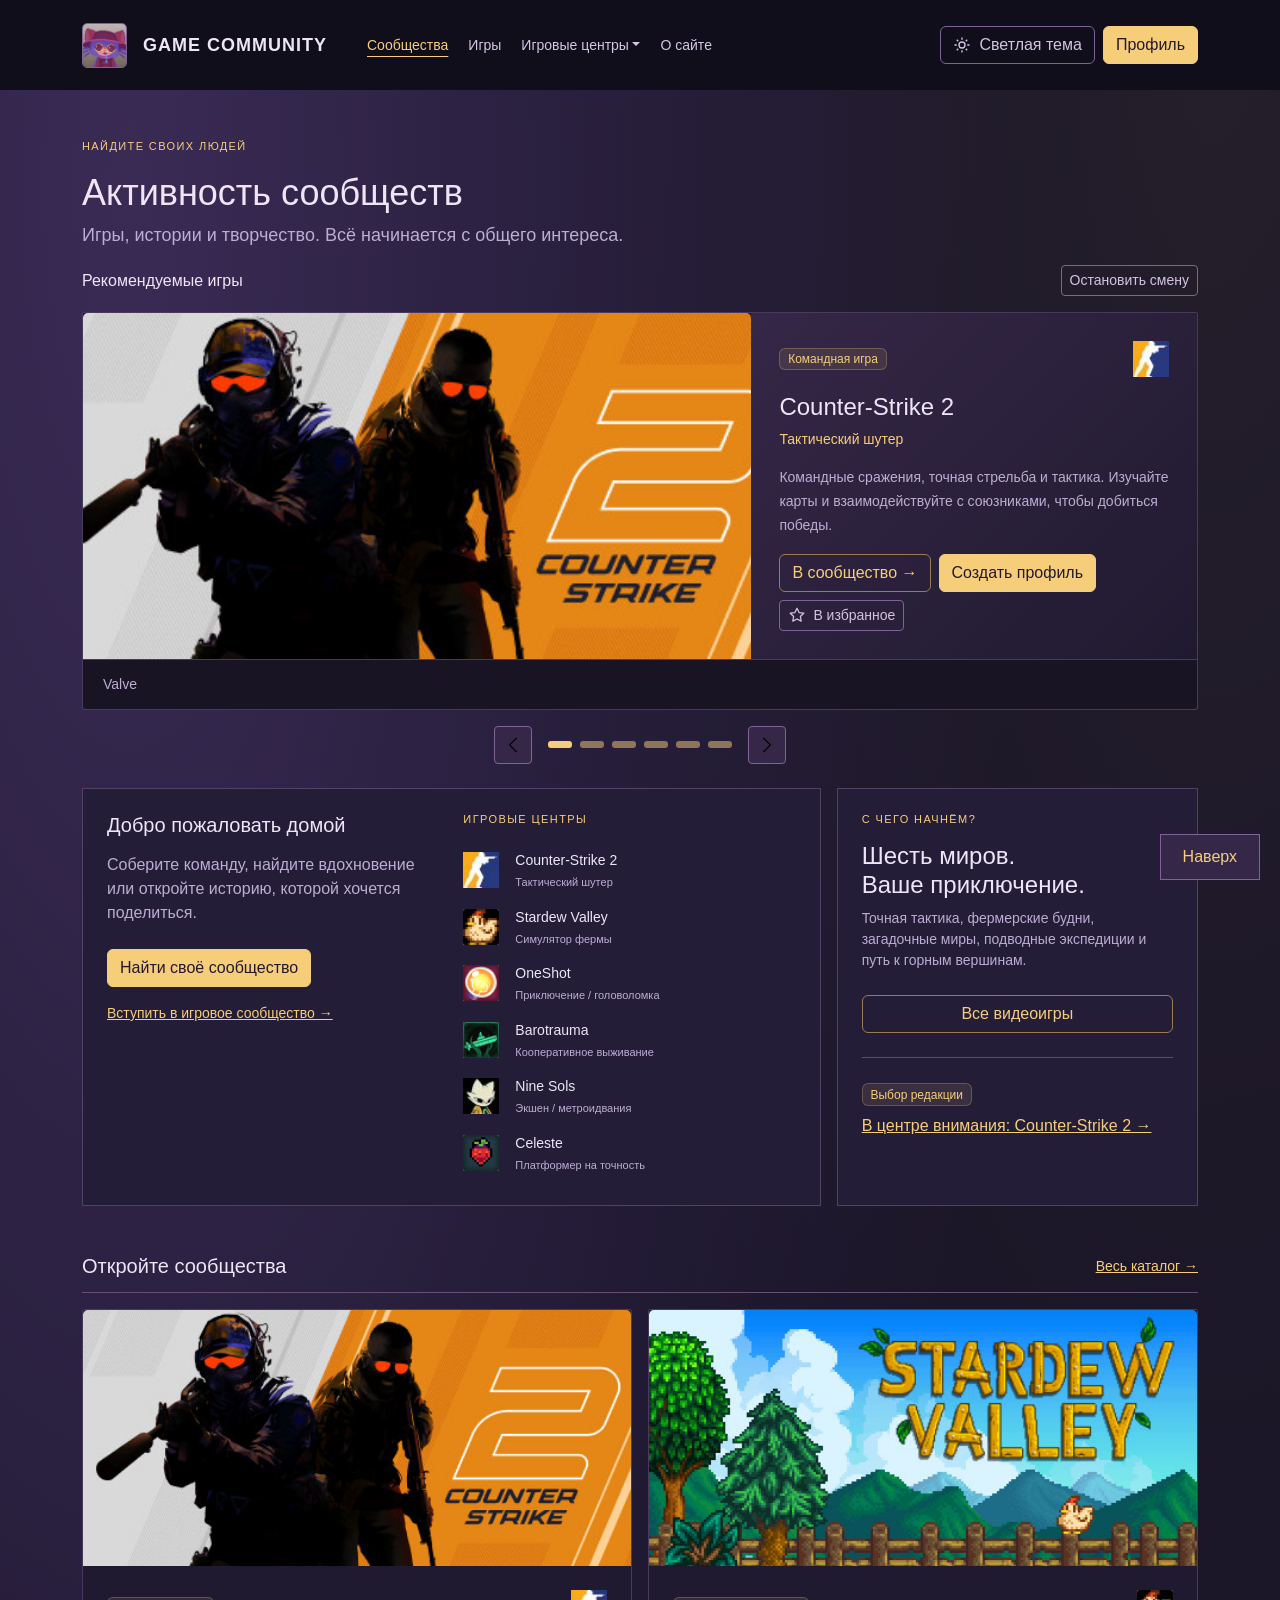
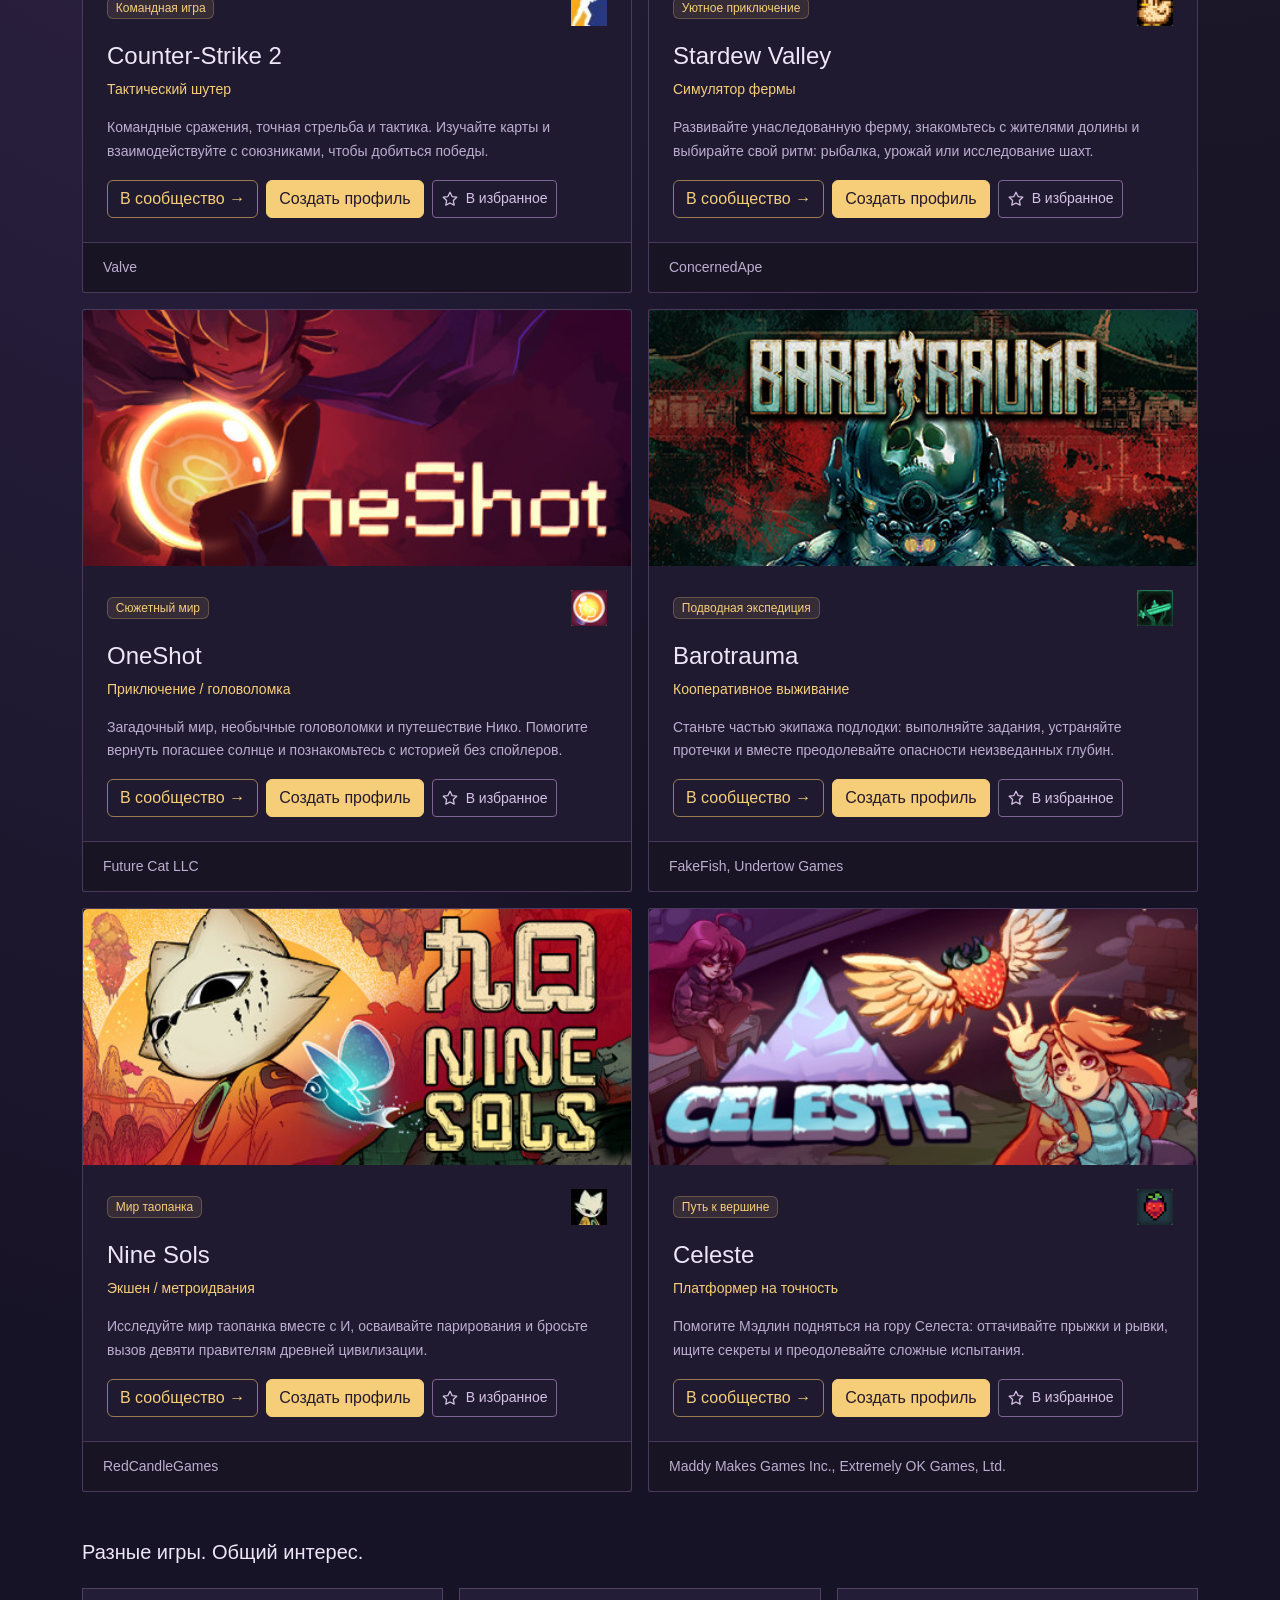
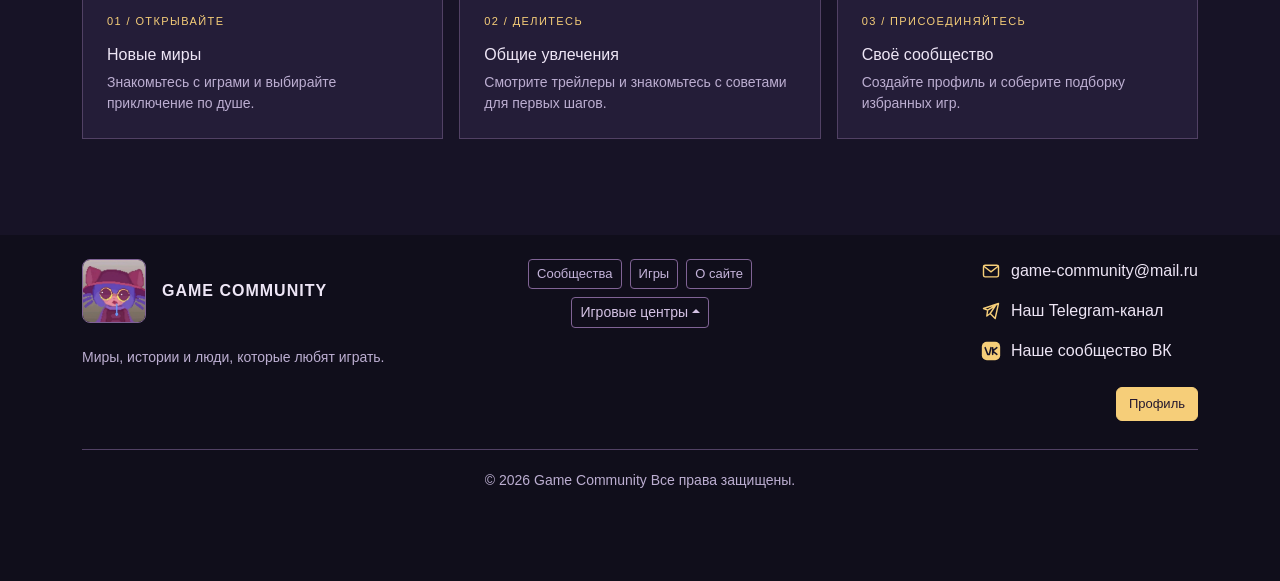
<file: index.html>
<!DOCTYPE html>
<html lang="ru" data-bs-theme="dark">
  <head>
    <meta charset="UTF-8">
    <meta name="viewport" content="width=device-width, initial-scale=1.0">
    <script src="js/theme.js"></script>
    <script src="js/layout.js" defer></script>
    <meta name="description" content="Game Community — сообщества CS2, Stardew Valley, OneShot, Barotrauma, Nine Sols и Celeste. Выберите игру и найдите своих людей.">
    <link rel="canonical" href="https://imbread300.github.io/game-community/">
    <meta property="og:url" content="https://imbread300.github.io/game-community/">
    <meta property="og:type" content="website">
    <meta property="og:site_name" content="Game Community">
    <meta property="og:locale" content="ru_RU">
    <meta property="og:title" content="Сообщества — Game Community">
    <meta property="og:description" content="Game Community — сообщества CS2, Stardew Valley, OneShot, Barotrauma, Nine Sols и Celeste. Выберите игру и найдите своих людей.">
    <meta property="og:image" content="https://imbread300.github.io/game-community/images/preview.jpg">
    <meta property="og:image:type" content="image/jpeg">
    <meta property="og:image:width" content="735">
    <meta property="og:image:height" content="733">
    <meta property="og:image:alt" content="Game Community — Нико из OneShot">
    <meta name="twitter:card" content="summary">
    <meta name="twitter:title" content="Сообщества — Game Community">
    <meta name="twitter:description" content="Game Community — сообщества CS2, Stardew Valley, OneShot, Barotrauma, Nine Sols и Celeste. Выберите игру и найдите своих людей.">
    <meta name="twitter:image" content="https://imbread300.github.io/game-community/images/preview.jpg">
    <meta name="twitter:image:alt" content="Game Community — Нико из OneShot">
    <title>
      Сообщества — Game Community
    </title>
    <link href="vendor/bootstrap/css/bootstrap.min.css" rel="stylesheet">
    <link rel="icon" type="image/jpeg" href="images/preview.jpg">
    <link rel="stylesheet" href="css/style.css">
  </head>
  <body id="page-top" tabindex="-1">
    <a class="visually-hidden-focusable skip-link" href="#main">
      К основному содержимому
    </a>
    <header class="site-header" data-site-header></header>
    <main class="container py-4 py-lg-5" id="main">
      <section class="mb-4" aria-labelledby="home-title">
        <p class="eyebrow">
          Найдите своих людей
        </p>
        <h1 class="community-title" id="home-title">
          Активность сообществ
        </h1>
        <p class="intro">
          Игры, истории и творчество. Всё начинается с общего интереса.
        </p>
        <div id="recommendedGames" class="carousel slide recommendation-carousel" role="region" aria-roledescription="карусель" aria-label="Рекомендуемые игры" tabindex="0">
            <div class="d-flex flex-wrap align-items-center justify-content-between gap-2 mb-3">
              <h3 class="h6 mb-0">Рекомендуемые игры</h3>
              <button class="btn btn-outline-secondary btn-sm" type="button" data-carousel-pause aria-pressed="false">Остановить смену</button>
            </div>
            <div class="carousel-inner" aria-live="off">
              <div class="carousel-item active" role="group" aria-roledescription="слайд" aria-label="1 из 6: Counter-Strike 2">
                <article class="card recommendation-card">
              <a class="card-image-link" href="games/cs2.html" tabindex="-1" aria-hidden="true">
                <img class="card-img-top" src="images/cs2-header.jpg" width="460" height="215" alt="">
              </a>
              <div class="card-body d-flex flex-column">
                <div class="d-flex align-items-center justify-content-between gap-2 mb-3">
                  <span class="badge badge-soft">
                    Командная игра
                  </span>
                  <img class="game-icon" src="images/cs2-icon.jpg" width="36" height="36" alt="">
                </div>
                <h3 class="card-title h4">
                  <a href="games/cs2.html">
                    Counter-Strike 2
                  </a>
                </h3>
                <p class="small text-primary">
                  Тактический шутер
                </p>
                <p class="card-text text-body-secondary">
                  Командные сражения, точная стрельба и тактика. Изучайте карты и взаимодействуйте с союзниками, чтобы добиться победы.
                </p>
                <div class="d-flex flex-wrap gap-2 mt-auto">
                  <a class="btn btn-outline-primary" href="games/cs2.html">
                    В сообщество →
                  </a>
                  <button class="btn btn-primary" type="button" data-bs-toggle="modal" data-bs-target="#joinModal">
                    Создать профиль
                  </button>
                </div>
              </div>
              <div class="card-footer small text-body-secondary">
                Valve
              </div>
            </article>
              </div>
              <div class="carousel-item" role="group" aria-roledescription="слайд" aria-label="2 из 6: Stardew Valley">
                <article class="card recommendation-card">
              <a class="card-image-link" href="games/stardew-valley.html" tabindex="-1" aria-hidden="true">
                <img class="card-img-top" src="images/stardew-valley-header.jpg" width="460" height="215" alt="">
              </a>
              <div class="card-body d-flex flex-column">
                <div class="d-flex align-items-center justify-content-between gap-2 mb-3">
                  <span class="badge badge-soft">
                    Уютное приключение
                  </span>
                  <img class="game-icon" src="images/stardew-valley-icon.jpg" width="36" height="36" alt="">
                </div>
                <h3 class="card-title h4">
                  <a href="games/stardew-valley.html">
                    Stardew Valley
                  </a>
                </h3>
                <p class="small text-primary">
                  Симулятор фермы
                </p>
                <p class="card-text text-body-secondary">
                  Развивайте унаследованную ферму, знакомьтесь с жителями долины и выбирайте свой ритм: рыбалка, урожай или исследование шахт.
                </p>
                <div class="d-flex flex-wrap gap-2 mt-auto">
                  <a class="btn btn-outline-primary" href="games/stardew-valley.html">
                    В сообщество →
                  </a>
                  <button class="btn btn-primary" type="button" data-bs-toggle="modal" data-bs-target="#joinModal">
                    Создать профиль
                  </button>
                </div>
              </div>
              <div class="card-footer small text-body-secondary">
                ConcernedApe
              </div>
            </article>
              </div>
              <div class="carousel-item" role="group" aria-roledescription="слайд" aria-label="3 из 6: OneShot">
                <article class="card recommendation-card">
              <a class="card-image-link" href="games/oneshot.html" tabindex="-1" aria-hidden="true">
                <img class="card-img-top" src="images/oneshot-header.jpg" width="460" height="215" alt="">
              </a>
              <div class="card-body d-flex flex-column">
                <div class="d-flex align-items-center justify-content-between gap-2 mb-3">
                  <span class="badge badge-soft">
                    Сюжетный мир
                  </span>
                  <img class="game-icon" src="images/oneshot-icon.jpg" width="36" height="36" alt="">
                </div>
                <h3 class="card-title h4">
                  <a href="games/oneshot.html">
                    OneShot
                  </a>
                </h3>
                <p class="small text-primary">
                  Приключение / головоломка
                </p>
                <p class="card-text text-body-secondary">
                  Загадочный мир, необычные головоломки и путешествие Нико. Помогите вернуть погасшее солнце и познакомьтесь с историей без спойлеров.
                </p>
                <div class="d-flex flex-wrap gap-2 mt-auto">
                  <a class="btn btn-outline-primary" href="games/oneshot.html">
                    В сообщество →
                  </a>
                  <button class="btn btn-primary" type="button" data-bs-toggle="modal" data-bs-target="#joinModal">
                    Создать профиль
                  </button>
                </div>
              </div>
              <div class="card-footer small text-body-secondary">
                Future Cat LLC
              </div>
            </article>
              </div>
              <div class="carousel-item" role="group" aria-roledescription="слайд" aria-label="4 из 6: Barotrauma">
                <article class="card recommendation-card">
              <a class="card-image-link" href="games/barotrauma.html" tabindex="-1" aria-hidden="true">
                <img class="card-img-top" src="images/barotrauma-header.jpg" width="460" height="215" alt="">
              </a>
              <div class="card-body d-flex flex-column">
                <div class="d-flex align-items-center justify-content-between gap-2 mb-3">
                  <span class="badge badge-soft">
                    Подводная экспедиция
                  </span>
                  <img class="game-icon" src="images/barotrauma-icon.jpg" width="36" height="36" alt="">
                </div>
                <h3 class="card-title h4">
                  <a href="games/barotrauma.html">
                    Barotrauma
                  </a>
                </h3>
                <p class="small text-primary">
                  Кооперативное выживание
                </p>
                <p class="card-text text-body-secondary">
                  Станьте частью экипажа подлодки: выполняйте задания, устраняйте протечки и вместе преодолевайте опасности неизведанных глубин.
                </p>
                <div class="d-flex flex-wrap gap-2 mt-auto">
                  <a class="btn btn-outline-primary" href="games/barotrauma.html">
                    В сообщество →
                  </a>
                  <button class="btn btn-primary" type="button" data-bs-toggle="modal" data-bs-target="#joinModal">
                    Создать профиль
                  </button>
                </div>
              </div>
              <div class="card-footer small text-body-secondary">
                FakeFish, Undertow Games
              </div>
            </article>
              </div>
              <div class="carousel-item" role="group" aria-roledescription="слайд" aria-label="5 из 6: Nine Sols">
                <article class="card recommendation-card">
              <a class="card-image-link" href="games/nine-sols.html" tabindex="-1" aria-hidden="true">
                <img class="card-img-top" src="images/nine-sols-header.jpg" width="460" height="215" alt="">
              </a>
              <div class="card-body d-flex flex-column">
                <div class="d-flex align-items-center justify-content-between gap-2 mb-3">
                  <span class="badge badge-soft">
                    Мир таопанка
                  </span>
                  <img class="game-icon" src="images/nine-sols-icon.jpg" width="36" height="36" alt="">
                </div>
                <h3 class="card-title h4">
                  <a href="games/nine-sols.html">
                    Nine Sols
                  </a>
                </h3>
                <p class="small text-primary">
                  Экшен / метроидвания
                </p>
                <p class="card-text text-body-secondary">
                  Исследуйте мир таопанка вместе с И, осваивайте парирования и бросьте вызов девяти правителям древней цивилизации.
                </p>
                <div class="d-flex flex-wrap gap-2 mt-auto">
                  <a class="btn btn-outline-primary" href="games/nine-sols.html">
                    В сообщество →
                  </a>
                  <button class="btn btn-primary" type="button" data-bs-toggle="modal" data-bs-target="#joinModal">
                    Создать профиль
                  </button>
                </div>
              </div>
              <div class="card-footer small text-body-secondary">
                RedCandleGames
              </div>
            </article>
              </div>
              <div class="carousel-item" role="group" aria-roledescription="слайд" aria-label="6 из 6: Celeste">
                <article class="card recommendation-card">
              <a class="card-image-link" href="games/celeste.html" tabindex="-1" aria-hidden="true">
                <img class="card-img-top" src="images/celeste-header.jpg" width="460" height="215" alt="">
              </a>
              <div class="card-body d-flex flex-column">
                <div class="d-flex align-items-center justify-content-between gap-2 mb-3">
                  <span class="badge badge-soft">
                    Путь к вершине
                  </span>
                  <img class="game-icon" src="images/celeste-icon.jpg" width="36" height="36" alt="">
                </div>
                <h3 class="card-title h4">
                  <a href="games/celeste.html">
                    Celeste
                  </a>
                </h3>
                <p class="small text-primary">
                  Платформер на точность
                </p>
                <p class="card-text text-body-secondary">
                  Помогите Мэдлин подняться на гору Селеста: оттачивайте прыжки и рывки, ищите секреты и преодолевайте сложные испытания.
                </p>
                <div class="d-flex flex-wrap gap-2 mt-auto">
                  <a class="btn btn-outline-primary" href="games/celeste.html">
                    В сообщество →
                  </a>
                  <button class="btn btn-primary" type="button" data-bs-toggle="modal" data-bs-target="#joinModal">
                    Создать профиль
                  </button>
                </div>
              </div>
              <div class="card-footer small text-body-secondary">
                Maddy Makes Games Inc., Extremely OK Games, Ltd.
              </div>
            </article>
              </div>
            </div>
            <div class="recommendation-controls d-flex align-items-center justify-content-center gap-3 mt-3">
              <button class="carousel-control-prev recommendation-arrow" type="button" data-bs-target="#recommendedGames" data-bs-slide="prev"><span class="carousel-control-prev-icon" aria-hidden="true"></span><span class="visually-hidden">Предыдущая игра</span></button>
              <div class="carousel-indicators"><button type="button" data-bs-target="#recommendedGames" data-bs-slide-to="0" class="active" aria-current="true" aria-label="Показать Counter-Strike 2"></button><button type="button" data-bs-target="#recommendedGames" data-bs-slide-to="1" aria-label="Показать Stardew Valley"></button><button type="button" data-bs-target="#recommendedGames" data-bs-slide-to="2" aria-label="Показать OneShot"></button><button type="button" data-bs-target="#recommendedGames" data-bs-slide-to="3" aria-label="Показать Barotrauma"></button><button type="button" data-bs-target="#recommendedGames" data-bs-slide-to="4" aria-label="Показать Nine Sols"></button><button type="button" data-bs-target="#recommendedGames" data-bs-slide-to="5" aria-label="Показать Celeste"></button></div>
              <button class="carousel-control-next recommendation-arrow" type="button" data-bs-target="#recommendedGames" data-bs-slide="next"><span class="carousel-control-next-icon" aria-hidden="true"></span><span class="visually-hidden">Следующая игра</span></button>
            </div>
          </div>

        <div class="row g-3 mt-2">
          <div class="col-12 col-lg-8">
            <div class="community-panel p-4 h-100">
              <div class="row g-4">
                <div class="col-12 col-md-6">
                  <h2 class="h5 mb-3">
                    Добро пожаловать домой
                  </h2>
                  <p class="text-body-secondary">
                    Соберите команду, найдите вдохновение или откройте историю, которой хочется поделиться.
                  </p>
                  <a class="btn btn-primary mt-2" href="catalog.html">
                    Найти своё сообщество
                  </a>
                  <a class="d-block small mt-3" href="profile.html">
                    Вступить в игровое сообщество →
                  </a>
                </div>
                <div class="col-12 col-md-6">
                  <h2 class="eyebrow mb-3">
                    Игровые центры
                  </h2>
                  <a class="hub-link d-flex align-items-center gap-3 py-2" href="games/cs2.html">
                    <img class="game-icon" src="images/cs2-icon.jpg" width="36" height="36" alt="">
                    <span>
                      <strong>
                        Counter-Strike 2
                      </strong>
                      <small>
                        Тактический шутер
                      </small>
                    </span>
                  </a>
                  <a class="hub-link d-flex align-items-center gap-3 py-2" href="games/stardew-valley.html">
                    <img class="game-icon" src="images/stardew-valley-icon.jpg" width="36" height="36" alt="">
                    <span>
                      <strong>
                        Stardew Valley
                      </strong>
                      <small>
                        Симулятор фермы
                      </small>
                    </span>
                  </a>
                  <a class="hub-link d-flex align-items-center gap-3 py-2" href="games/oneshot.html">
                    <img class="game-icon" src="images/oneshot-icon.jpg" width="36" height="36" alt="">
                    <span>
                      <strong>
                        OneShot
                      </strong>
                      <small>
                        Приключение / головоломка
                      </small>
                    </span>
                  </a>
                  <a class="hub-link d-flex align-items-center gap-3 py-2" href="games/barotrauma.html">
                    <img class="game-icon" src="images/barotrauma-icon.jpg" width="36" height="36" alt="">
                    <span>
                      <strong>
                        Barotrauma
                      </strong>
                      <small>
                        Кооперативное выживание
                      </small>
                    </span>
                  </a>
                  <a class="hub-link d-flex align-items-center gap-3 py-2" href="games/nine-sols.html">
                    <img class="game-icon" src="images/nine-sols-icon.jpg" width="36" height="36" alt="">
                    <span>
                      <strong>
                        Nine Sols
                      </strong>
                      <small>
                        Экшен / метроидвания
                      </small>
                    </span>
                  </a>
                  <a class="hub-link d-flex align-items-center gap-3 py-2" href="games/celeste.html">
                    <img class="game-icon" src="images/celeste-icon.jpg" width="36" height="36" alt="">
                    <span>
                      <strong>
                        Celeste
                      </strong>
                      <small>
                        Платформер на точность
                      </small>
                    </span>
                  </a>
                </div>
              </div>
            </div>
          </div>
          <div class="col-12 col-lg-4">
            <aside class="community-panel p-4 h-100">
              <h2 class="eyebrow">
                С чего начнём?
              </h2>
              <p class="h4 mt-3">
                Шесть миров.
                <br>
                Ваше приключение.
              </p>
              <p class="small text-body-secondary">
                Точная тактика, фермерские будни, загадочные миры, подводные экспедиции и путь к горным вершинам.
              </p>
              <a class="btn btn-outline-primary w-100 mt-2" href="catalog.html">
                Все видеоигры
              </a>
              <hr class="my-4">
              <span class="badge badge-soft">
                Выбор редакции
              </span>
              <a class="d-block mt-2" href="product.html">
                В центре внимания: Counter-Strike 2 →
              </a>
            </aside>
          </div>
        </div>
      </section>
      <section id="games" class="mt-5" aria-labelledby="games-title">
        <div class="section-heading d-flex flex-wrap align-items-center justify-content-between gap-3 mb-3">
          <h2 class="h5 mb-0" id="games-title">
            Откройте сообщества
          </h2>
          <a class="small" href="catalog.html">
            Весь каталог →
          </a>
        </div>
        <div class="row g-3">
          <div class="col-12 col-md-6">
            <article class="card game-card h-100">
              <a class="card-image-link" href="games/cs2.html" tabindex="-1" aria-hidden="true">
                <img class="card-img-top" src="images/cs2-header.jpg" width="460" height="215" alt="" loading="lazy">
              </a>
              <div class="card-body d-flex flex-column">
                <div class="d-flex align-items-center justify-content-between gap-2 mb-3">
                  <span class="badge badge-soft">
                    Командная игра
                  </span>
                  <img class="game-icon" src="images/cs2-icon.jpg" width="36" height="36" alt="">
                </div>
                <h3 class="card-title h4">
                  <a href="games/cs2.html">
                    Counter-Strike 2
                  </a>
                </h3>
                <p class="small text-primary">
                  Тактический шутер
                </p>
                <p class="card-text text-body-secondary">
                  Командные сражения, точная стрельба и тактика. Изучайте карты и взаимодействуйте с союзниками, чтобы добиться победы.
                </p>
                <div class="d-flex flex-wrap gap-2 mt-auto">
                  <a class="btn btn-outline-primary" href="games/cs2.html">
                    В сообщество →
                  </a>
                  <button class="btn btn-primary" type="button" data-bs-toggle="modal" data-bs-target="#joinModal">
                    Создать профиль
                  </button>
                </div>
              </div>
              <div class="card-footer small text-body-secondary">
                Valve
              </div>
            </article>
          </div>

          <div class="col-12 col-md-6">
            <article class="card game-card h-100">
              <a class="card-image-link" href="games/stardew-valley.html" tabindex="-1" aria-hidden="true">
                <img class="card-img-top" src="images/stardew-valley-header.jpg" width="460" height="215" alt="" loading="lazy">
              </a>
              <div class="card-body d-flex flex-column">
                <div class="d-flex align-items-center justify-content-between gap-2 mb-3">
                  <span class="badge badge-soft">
                    Уютное приключение
                  </span>
                  <img class="game-icon" src="images/stardew-valley-icon.jpg" width="36" height="36" alt="">
                </div>
                <h3 class="card-title h4">
                  <a href="games/stardew-valley.html">
                    Stardew Valley
                  </a>
                </h3>
                <p class="small text-primary">
                  Симулятор фермы
                </p>
                <p class="card-text text-body-secondary">
                  Развивайте унаследованную ферму, знакомьтесь с жителями долины и выбирайте свой ритм: рыбалка, урожай или исследование шахт.
                </p>
                <div class="d-flex flex-wrap gap-2 mt-auto">
                  <a class="btn btn-outline-primary" href="games/stardew-valley.html">
                    В сообщество →
                  </a>
                  <button class="btn btn-primary" type="button" data-bs-toggle="modal" data-bs-target="#joinModal">
                    Создать профиль
                  </button>
                </div>
              </div>
              <div class="card-footer small text-body-secondary">
                ConcernedApe
              </div>
            </article>
          </div>
          <div class="col-12 col-md-6">
            <article class="card game-card h-100">
              <a class="card-image-link" href="games/oneshot.html" tabindex="-1" aria-hidden="true">
                <img class="card-img-top" src="images/oneshot-header.jpg" width="460" height="215" alt="" loading="lazy">
              </a>
              <div class="card-body d-flex flex-column">
                <div class="d-flex align-items-center justify-content-between gap-2 mb-3">
                  <span class="badge badge-soft">
                    Сюжетный мир
                  </span>
                  <img class="game-icon" src="images/oneshot-icon.jpg" width="36" height="36" alt="">
                </div>
                <h3 class="card-title h4">
                  <a href="games/oneshot.html">
                    OneShot
                  </a>
                </h3>
                <p class="small text-primary">
                  Приключение / головоломка
                </p>
                <p class="card-text text-body-secondary">
                  Загадочный мир, необычные головоломки и путешествие Нико. Помогите вернуть погасшее солнце и познакомьтесь с историей без спойлеров.
                </p>
                <div class="d-flex flex-wrap gap-2 mt-auto">
                  <a class="btn btn-outline-primary" href="games/oneshot.html">
                    В сообщество →
                  </a>
                  <button class="btn btn-primary" type="button" data-bs-toggle="modal" data-bs-target="#joinModal">
                    Создать профиль
                  </button>
                </div>
              </div>
              <div class="card-footer small text-body-secondary">
                Future Cat LLC
              </div>
            </article>
          </div>
          <div class="col-12 col-md-6">
            <article class="card game-card h-100">
              <a class="card-image-link" href="games/barotrauma.html" tabindex="-1" aria-hidden="true">
                <img class="card-img-top" src="images/barotrauma-header.jpg" width="460" height="215" alt="" loading="lazy">
              </a>
              <div class="card-body d-flex flex-column">
                <div class="d-flex align-items-center justify-content-between gap-2 mb-3">
                  <span class="badge badge-soft">
                    Подводная экспедиция
                  </span>
                  <img class="game-icon" src="images/barotrauma-icon.jpg" width="36" height="36" alt="">
                </div>
                <h3 class="card-title h4">
                  <a href="games/barotrauma.html">
                    Barotrauma
                  </a>
                </h3>
                <p class="small text-primary">
                  Кооперативное выживание
                </p>
                <p class="card-text text-body-secondary">
                  Станьте частью экипажа подлодки: выполняйте задания, устраняйте протечки и вместе преодолевайте опасности неизведанных глубин.
                </p>
                <div class="d-flex flex-wrap gap-2 mt-auto">
                  <a class="btn btn-outline-primary" href="games/barotrauma.html">
                    В сообщество →
                  </a>
                  <button class="btn btn-primary" type="button" data-bs-toggle="modal" data-bs-target="#joinModal">
                    Создать профиль
                  </button>
                </div>
              </div>
              <div class="card-footer small text-body-secondary">
                FakeFish, Undertow Games
              </div>
            </article>
          </div>
          <div class="col-12 col-md-6">
            <article class="card game-card h-100">
              <a class="card-image-link" href="games/nine-sols.html" tabindex="-1" aria-hidden="true">
                <img class="card-img-top" src="images/nine-sols-header.jpg" width="460" height="215" alt="" loading="lazy">
              </a>
              <div class="card-body d-flex flex-column">
                <div class="d-flex align-items-center justify-content-between gap-2 mb-3">
                  <span class="badge badge-soft">
                    Мир таопанка
                  </span>
                  <img class="game-icon" src="images/nine-sols-icon.jpg" width="36" height="36" alt="">
                </div>
                <h3 class="card-title h4">
                  <a href="games/nine-sols.html">
                    Nine Sols
                  </a>
                </h3>
                <p class="small text-primary">
                  Экшен / метроидвания
                </p>
                <p class="card-text text-body-secondary">
                  Исследуйте мир таопанка вместе с И, осваивайте парирования и бросьте вызов девяти правителям древней цивилизации.
                </p>
                <div class="d-flex flex-wrap gap-2 mt-auto">
                  <a class="btn btn-outline-primary" href="games/nine-sols.html">
                    В сообщество →
                  </a>
                  <button class="btn btn-primary" type="button" data-bs-toggle="modal" data-bs-target="#joinModal">
                    Создать профиль
                  </button>
                </div>
              </div>
              <div class="card-footer small text-body-secondary">
                RedCandleGames
              </div>
            </article>
          </div>
          <div class="col-12 col-md-6">
            <article class="card game-card h-100">
              <a class="card-image-link" href="games/celeste.html" tabindex="-1" aria-hidden="true">
                <img class="card-img-top" src="images/celeste-header.jpg" width="460" height="215" alt="" loading="lazy">
              </a>
              <div class="card-body d-flex flex-column">
                <div class="d-flex align-items-center justify-content-between gap-2 mb-3">
                  <span class="badge badge-soft">
                    Путь к вершине
                  </span>
                  <img class="game-icon" src="images/celeste-icon.jpg" width="36" height="36" alt="">
                </div>
                <h3 class="card-title h4">
                  <a href="games/celeste.html">
                    Celeste
                  </a>
                </h3>
                <p class="small text-primary">
                  Платформер на точность
                </p>
                <p class="card-text text-body-secondary">
                  Помогите Мэдлин подняться на гору Селеста: оттачивайте прыжки и рывки, ищите секреты и преодолевайте сложные испытания.
                </p>
                <div class="d-flex flex-wrap gap-2 mt-auto">
                  <a class="btn btn-outline-primary" href="games/celeste.html">
                    В сообщество →
                  </a>
                  <button class="btn btn-primary" type="button" data-bs-toggle="modal" data-bs-target="#joinModal">
                    Создать профиль
                  </button>
                </div>
              </div>
              <div class="card-footer small text-body-secondary">
                Maddy Makes Games Inc., Extremely OK Games, Ltd.
              </div>
            </article>
          </div>
        </div>
      </section>
      <section id="about" class="mt-5" aria-labelledby="about-title">
        <h2 class="h5 mb-4" id="about-title">
          Разные игры. Общий интерес.
        </h2>
        <div class="row g-3">
          <div class="col-12 col-md-4">
            <div class="community-panel p-4 h-100">
              <p class="eyebrow">
                01 / Открывайте
              </p>
              <h3 class="h6">
                Новые миры
              </h3>
              <p class="small text-body-secondary mb-0">
                Знакомьтесь с играми и выбирайте приключение по душе.
              </p>
            </div>
          </div>
          <div class="col-12 col-md-4">
            <div class="community-panel p-4 h-100">
              <p class="eyebrow">
                02 / Делитесь
              </p>
              <h3 class="h6">
                Общие увлечения
              </h3>
              <p class="small text-body-secondary mb-0">
                Смотрите трейлеры и знакомьтесь с советами для первых шагов.
              </p>
            </div>
          </div>
          <div class="col-12 col-md-4">
            <div class="community-panel p-4 h-100">
              <p class="eyebrow">
                03 / Присоединяйтесь
              </p>
              <h3 class="h6">
                Своё сообщество
              </h3>
              <p class="small text-body-secondary mb-0">
                Создайте профиль и соберите подборку избранных игр.
              </p>
            </div>
          </div>
        </div>
      </section>
    </main>
    <footer class="site-footer py-4 mt-5" data-site-footer></footer>
    <div class="page-actions" aria-label="Быстрые действия">
      <a class="back-to-top" href="#page-top" aria-label="Вернуться к началу страницы">Наверх</a>
    </div>
    <div class="modal fade" id="joinModal" tabindex="-1" aria-labelledby="joinModalTitle" aria-hidden="true">
      <div class="modal-dialog modal-dialog-centered modal-dialog-scrollable">
        <div class="modal-content">
          <div class="modal-header">
            <h2 class="modal-title h5" id="joinModalTitle">
              Создать профиль
            </h2>
            <button class="btn-close" type="button" data-bs-dismiss="modal" aria-label="Закрыть">
            </button>
          </div>
          <div class="modal-body">
            <p class="small text-body-secondary">
              Найдите людей с тем же увлечением.
            </p>
            <form class="needs-validation" id="quick-join-form" data-application-form novalidate>
              <div class="alert alert-success" data-form-result role="status" tabindex="-1" hidden>
              </div>
              <div class="mb-3">
                <label class="form-label" for="quick-name">
                  Как к вам обращаться *
                </label>
                <input class="form-control" id="quick-name" name="name" type="text" required autocomplete="name" maxlength="60" minlength="2" data-trim="true">
                <div class="invalid-feedback">
                  Введите имя: от 2 до 60 символов.
                </div>
              </div>
              <div class="mb-3">
                <label class="form-label" for="quick-email">
                  E-mail *
                </label>
                <input class="form-control" id="quick-email" name="email" type="email" required autocomplete="email" maxlength="254">
                <div class="invalid-feedback">
                  Укажите корректный e-mail.
                </div>
              </div>
              <div class="form-check">
                <input class="form-check-input" id="quick-agree" type="checkbox" name="agree" required>
                <label class="form-check-label small" for="quick-agree">
                  Согласен на обработку указанных данных *
                </label>
                <div class="invalid-feedback">
                  Подтвердите согласие.
                </div>
              </div>
            </form>
          </div>
          <div class="modal-footer">
            <button class="btn btn-outline-secondary" type="button" data-bs-dismiss="modal">
              Закрыть
            </button>
            <button class="btn btn-primary" type="submit" form="quick-join-form">
              Сохранить профиль
            </button>
          </div>
        </div>
      </div>
    </div>
    <script src="vendor/bootstrap/js/bootstrap.bundle.min.js">
    </script>
    <script src="js/main.js">
    </script>
    <script src="js/favorites.js"></script>
  </body>
</html>
</file>
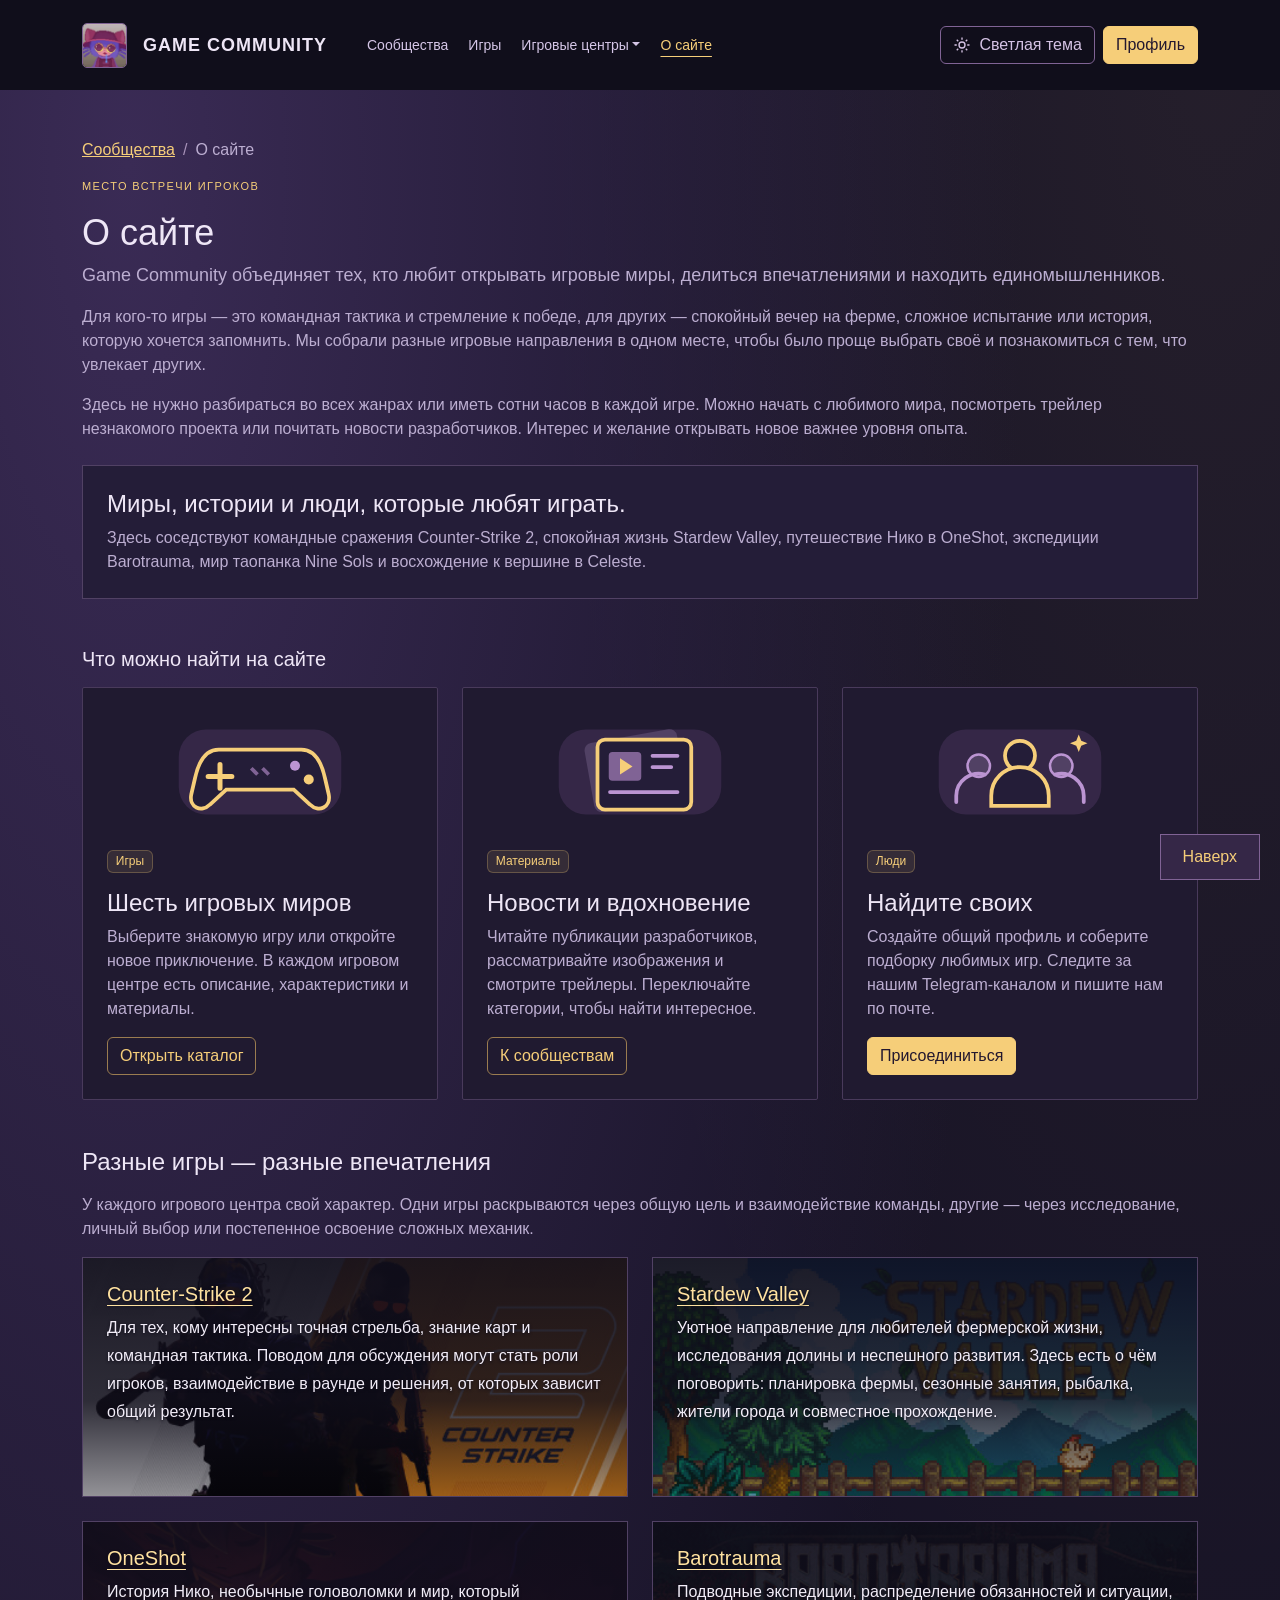
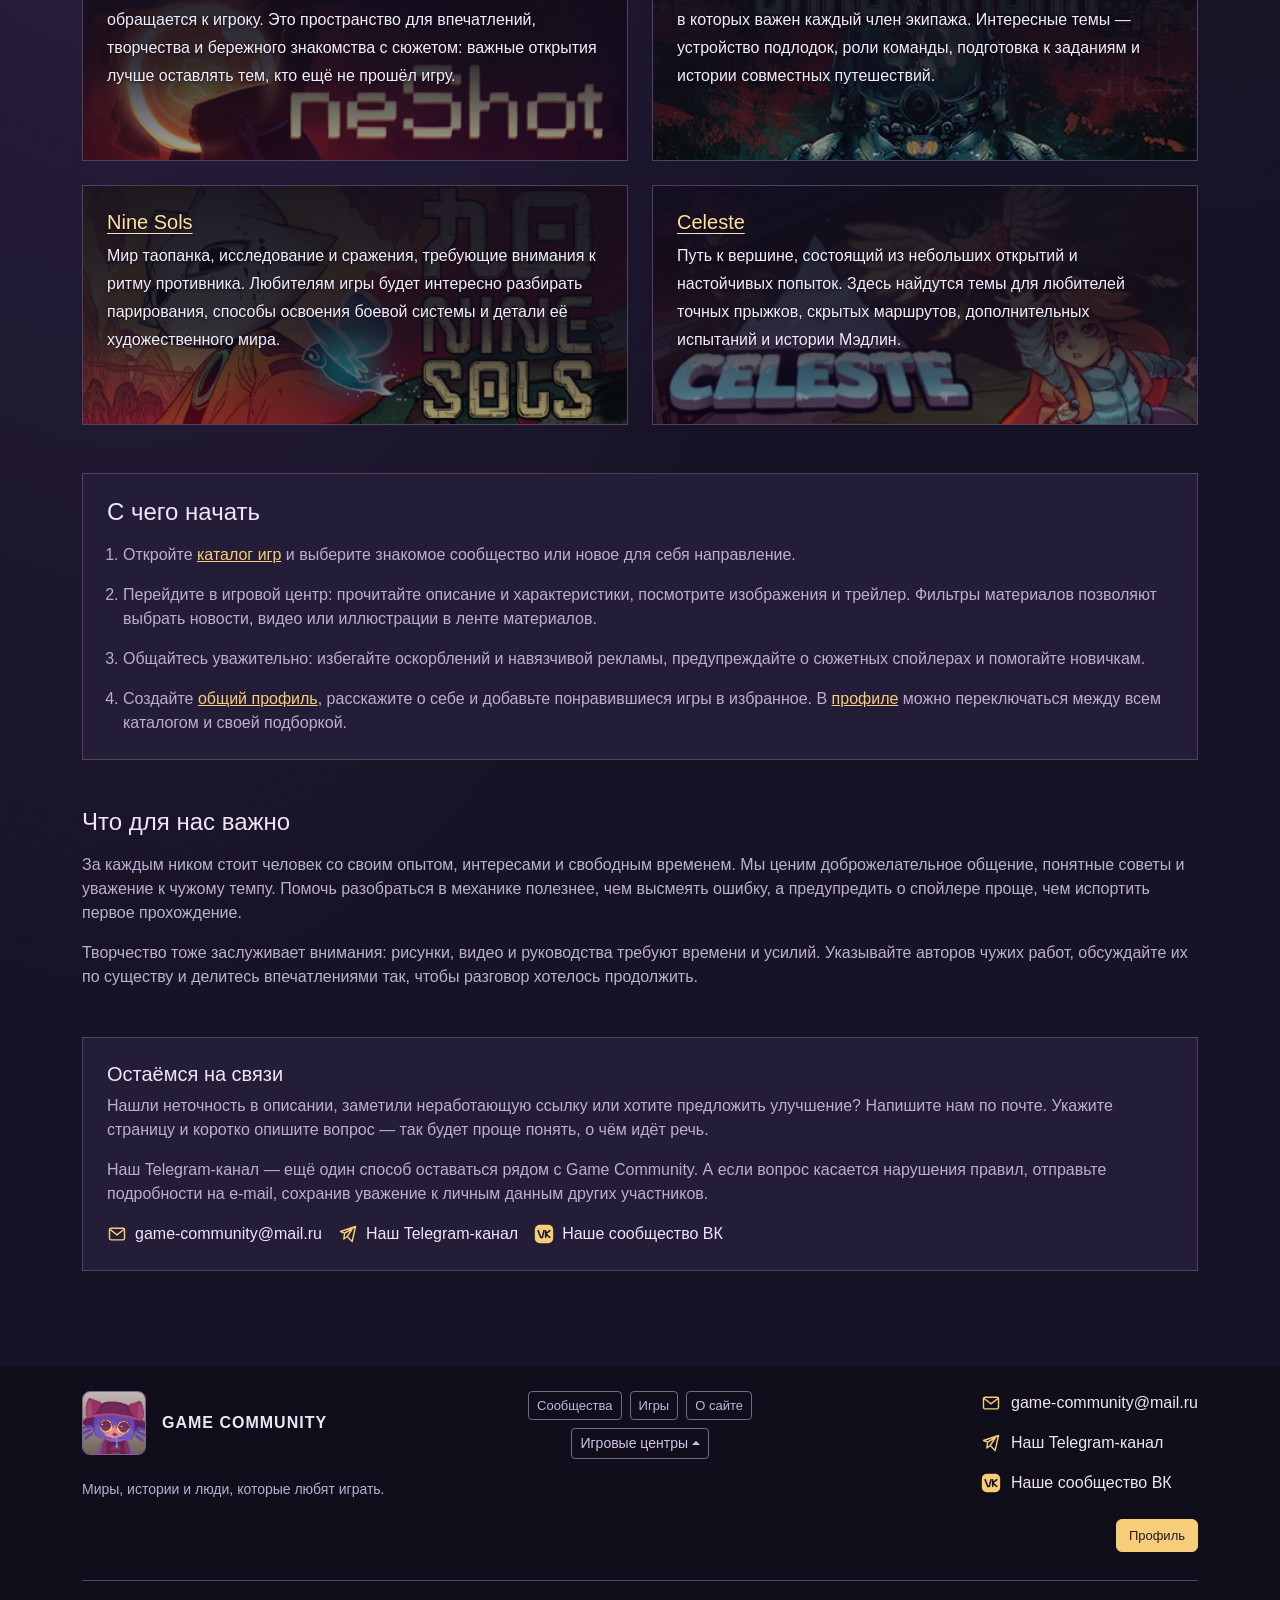
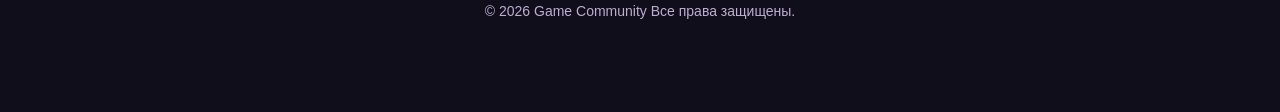
<file: about.html>
<!DOCTYPE html>
<html lang="ru" data-bs-theme="dark">
  <head>
    <meta charset="UTF-8">
    <meta name="viewport" content="width=device-width, initial-scale=1.0">
    <script src="js/theme.js"></script>
    <script src="js/layout.js" defer></script>
    <meta name="description" content="Game Community — сайт игровых сообществ. Узнайте о наших игровых центрах, материалах и способах связи.">
    <link rel="canonical" href="https://imbread300.github.io/game-community/about.html">
    <meta property="og:url" content="https://imbread300.github.io/game-community/about.html">
    <meta property="og:type" content="website">
    <meta property="og:site_name" content="Game Community">
    <meta property="og:locale" content="ru_RU">
    <meta property="og:title" content="О сайте — Game Community">
    <meta property="og:description" content="Game Community — сайт игровых сообществ. Узнайте о наших игровых центрах, материалах и способах связи.">
    <meta property="og:image" content="https://imbread300.github.io/game-community/images/preview.jpg">
    <meta property="og:image:type" content="image/jpeg">
    <meta property="og:image:width" content="735">
    <meta property="og:image:height" content="733">
    <meta property="og:image:alt" content="Game Community — Нико из OneShot">
    <meta name="twitter:card" content="summary">
    <meta name="twitter:title" content="О сайте — Game Community">
    <meta name="twitter:description" content="Game Community — сайт игровых сообществ. Узнайте о наших игровых центрах, материалах и способах связи.">
    <meta name="twitter:image" content="https://imbread300.github.io/game-community/images/preview.jpg">
    <meta name="twitter:image:alt" content="Game Community — Нико из OneShot">
    <title>
      О сайте — Game Community
    </title>
    <link href="vendor/bootstrap/css/bootstrap.min.css" rel="stylesheet">
    <link rel="icon" type="image/jpeg" href="images/preview.jpg">
    <link rel="stylesheet" href="css/style.css">
  </head>
  <body id="page-top" tabindex="-1">
    <a class="visually-hidden-focusable skip-link" href="#main">
      К основному содержимому
    </a>
    <header class="site-header" data-site-header></header>
    <main class="container py-4 py-lg-5" id="main">
      <nav aria-label="Хлебные крошки"><ol class="breadcrumb small"><li class="breadcrumb-item"><a href="index.html">Сообщества</a></li><li class="breadcrumb-item active" aria-current="page">О сайте</li></ol></nav>
      <section class="mb-5" aria-labelledby="about-site-title">
        <p class="eyebrow">Место встречи игроков</p>
        <h1 class="community-title" id="about-site-title">О сайте</h1>
        <p class="intro">Game Community объединяет тех, кто любит открывать игровые миры, делиться впечатлениями и находить единомышленников.</p>
        <p class="text-body-secondary">Для кого-то игры — это командная тактика и стремление к победе, для других — спокойный вечер на ферме, сложное испытание или история, которую хочется запомнить. Мы собрали разные игровые направления в одном месте, чтобы было проще выбрать своё и познакомиться с тем, что увлекает других.</p>
        <p class="text-body-secondary">Здесь не нужно разбираться во всех жанрах или иметь сотни часов в каждой игре. Можно начать с любимого мира, посмотреть трейлер незнакомого проекта или почитать новости разработчиков. Интерес и желание открывать новое важнее уровня опыта.</p>
        <div class="community-panel p-4 mt-4">
          <h2 class="h4">Миры, истории и люди, которые любят играть.</h2>
          <p class="text-body-secondary mb-0">Здесь соседствуют командные сражения Counter-Strike 2, спокойная жизнь Stardew Valley, путешествие Нико в OneShot, экспедиции Barotrauma, мир таопанка Nine Sols и восхождение к вершине в Celeste.</p>
        </div>
      </section>
      <section aria-labelledby="site-features">
        <h2 class="h5 mb-3" id="site-features">Что можно найти на сайте</h2>
        <div class="row g-4">
          <div class="col-12 col-md-6 col-lg-4">
            <article class="card h-100"><div class="card-body">
              <img class="feature-illustration feature-dark mb-3" src="images/features/games.svg" width="160" height="96" alt="" loading="lazy">
              <img class="feature-illustration feature-light mb-3" src="images/features/games-light.svg" width="160" height="96" alt="" loading="lazy">
              <span class="badge badge-soft mb-3">Игры</span>
              <h3 class="h4">Шесть игровых миров</h3>
              <p class="text-body-secondary">Выберите знакомую игру или откройте новое приключение. В каждом игровом центре есть описание, характеристики и материалы.</p>
              <a class="btn btn-outline-primary" href="catalog.html">Открыть каталог</a>
            </div></article>
          </div>
          <div class="col-12 col-md-6 col-lg-4">
            <article class="card h-100"><div class="card-body">
              <img class="feature-illustration feature-dark mb-3" src="images/features/materials.svg" width="160" height="96" alt="" loading="lazy">
              <img class="feature-illustration feature-light mb-3" src="images/features/materials-light.svg" width="160" height="96" alt="" loading="lazy">
              <span class="badge badge-soft mb-3">Материалы</span>
              <h3 class="h4">Новости и вдохновение</h3>
              <p class="text-body-secondary">Читайте публикации разработчиков, рассматривайте изображения и смотрите трейлеры. Переключайте категории, чтобы найти интересное.</p>
              <a class="btn btn-outline-primary" href="index.html">К сообществам</a>
            </div></article>
          </div>
          <div class="col-12 col-md-6 col-lg-4">
            <article class="card h-100"><div class="card-body">
              <img class="feature-illustration feature-dark mb-3" src="images/features/community.svg" width="160" height="96" alt="" loading="lazy">
              <img class="feature-illustration feature-light mb-3" src="images/features/community-light.svg" width="160" height="96" alt="" loading="lazy">
              <span class="badge badge-soft mb-3">Люди</span>
              <h3 class="h4">Найдите своих</h3>
              <p class="text-body-secondary">Создайте общий профиль и соберите подборку любимых игр. Следите за нашим Telegram-каналом и пишите нам по почте.</p>
              <a class="btn btn-primary" href="profile.html">Присоединиться</a>
            </div></article>
          </div>
        </div>
      </section>
      <section class="mt-5" aria-labelledby="our-games-title">
        <h2 class="h4 mb-3" id="our-games-title">Разные игры — разные впечатления</h2>
        <p class="text-body-secondary">У каждого игрового центра свой характер. Одни игры раскрываются через общую цель и взаимодействие команды, другие — через исследование, личный выбор или постепенное освоение сложных механик.</p>
        <div class="row g-4">
          <div class="col-12 col-md-6">
            <article class="community-panel about-game-card about-game-cs2 p-4 h-100">
              <h3 class="h5"><a href="games/cs2.html">Counter-Strike 2</a></h3>
              <p class="text-body-secondary mb-0">Для тех, кому интересны точная стрельба, знание карт и командная тактика. Поводом для обсуждения могут стать роли игроков, взаимодействие в раунде и решения, от которых зависит общий результат.</p>
            </article>
          </div>
          <div class="col-12 col-md-6">
            <article class="community-panel about-game-card about-game-stardew-valley p-4 h-100">
              <h3 class="h5"><a href="games/stardew-valley.html">Stardew Valley</a></h3>
              <p class="text-body-secondary mb-0">Уютное направление для любителей фермерской жизни, исследования долины и неспешного развития. Здесь есть о чём поговорить: планировка фермы, сезонные занятия, рыбалка, жители города и совместное прохождение.</p>
            </article>
          </div>
          <div class="col-12 col-md-6">
            <article class="community-panel about-game-card about-game-oneshot p-4 h-100">
              <h3 class="h5"><a href="games/oneshot.html">OneShot</a></h3>
              <p class="text-body-secondary mb-0">История Нико, необычные головоломки и мир, который обращается к игроку. Это пространство для впечатлений, творчества и бережного знакомства с сюжетом: важные открытия лучше оставлять тем, кто ещё не прошёл игру.</p>
            </article>
          </div>
          <div class="col-12 col-md-6">
            <article class="community-panel about-game-card about-game-barotrauma p-4 h-100">
              <h3 class="h5"><a href="games/barotrauma.html">Barotrauma</a></h3>
              <p class="text-body-secondary mb-0">Подводные экспедиции, распределение обязанностей и ситуации, в которых важен каждый член экипажа. Интересные темы — устройство подлодок, роли команды, подготовка к заданиям и истории совместных путешествий.</p>
            </article>
          </div>
          <div class="col-12 col-md-6">
            <article class="community-panel about-game-card about-game-nine-sols p-4 h-100">
              <h3 class="h5"><a href="games/nine-sols.html">Nine Sols</a></h3>
              <p class="text-body-secondary mb-0">Мир таопанка, исследование и сражения, требующие внимания к ритму противника. Любителям игры будет интересно разбирать парирования, способы освоения боевой системы и детали её художественного мира.</p>
            </article>
          </div>
          <div class="col-12 col-md-6">
            <article class="community-panel about-game-card about-game-celeste p-4 h-100">
              <h3 class="h5"><a href="games/celeste.html">Celeste</a></h3>
              <p class="text-body-secondary mb-0">Путь к вершине, состоящий из небольших открытий и настойчивых попыток. Здесь найдутся темы для любителей точных прыжков, скрытых маршрутов, дополнительных испытаний и истории Мэдлин.</p>
            </article>
          </div>
        </div>
      </section>
      <section class="community-panel p-4 mt-5" aria-labelledby="getting-started-title">
        <h2 class="h4 mb-3" id="getting-started-title">С чего начать</h2>
        <ol class="text-body-secondary ps-3 mb-0">
          <li class="mb-3">Откройте <a href="catalog.html">каталог игр</a> и выберите знакомое сообщество или новое для себя направление.</li>
          <li class="mb-3">Перейдите в игровой центр: прочитайте описание и характеристики, посмотрите изображения и трейлер. Фильтры материалов позволяют выбрать новости, видео или иллюстрации в ленте материалов.</li>
          <li class="mb-3">Общайтесь уважительно: избегайте оскорблений и навязчивой рекламы, предупреждайте о сюжетных спойлерах и помогайте новичкам.</li>
          <li>Создайте <a href="profile.html">общий профиль</a>, расскажите о себе и добавьте понравившиеся игры в избранное. В <a href="profile.html">профиле</a> можно переключаться между всем каталогом и своей подборкой.</li>
        </ol>
      </section>
      <section class="mt-5" aria-labelledby="community-values-title">
        <h2 class="h4 mb-3" id="community-values-title">Что для нас важно</h2>
        <p class="text-body-secondary">За каждым ником стоит человек со своим опытом, интересами и свободным временем. Мы ценим доброжелательное общение, понятные советы и уважение к чужому темпу. Помочь разобраться в механике полезнее, чем высмеять ошибку, а предупредить о спойлере проще, чем испортить первое прохождение.</p>
        <p class="text-body-secondary mb-0">Творчество тоже заслуживает внимания: рисунки, видео и руководства требуют времени и усилий. Указывайте авторов чужих работ, обсуждайте их по существу и делитесь впечатлениями так, чтобы разговор хотелось продолжить.</p>
      </section>
      <section class="community-panel p-4 mt-5" aria-labelledby="contact-title">
        <h2 class="h5" id="contact-title">Остаёмся на связи</h2>
        <p class="text-body-secondary">Нашли неточность в описании, заметили неработающую ссылку или хотите предложить улучшение? Напишите нам по почте. Укажите страницу и коротко опишите вопрос — так будет проще понять, о чём идёт речь.</p>
        <p class="text-body-secondary">Наш Telegram-канал — ещё один способ оставаться рядом с Game Community. А если вопрос касается нарушения правил, отправьте подробности на e-mail, сохранив уважение к личным данным других участников.</p>
        <div class="d-flex flex-wrap gap-3">
          <span class="d-inline-flex align-items-center gap-2"><svg class="contact-icon" viewBox="0 0 24 24" fill="none" stroke="currentColor" stroke-width="1.7" aria-hidden="true"><rect x="3" y="5" width="18" height="14" rx="2"/><path d="m3 6 9 7 9-7"/></svg><span>game-community@mail.ru</span></span>
          <span class="d-inline-flex align-items-center gap-2"><svg class="contact-icon" viewBox="0 0 24 24" fill="none" stroke="currentColor" stroke-width="1.7" stroke-linejoin="round" aria-hidden="true"><path d="m21 3-4 18-6-6-4 3 1-7L21 3ZM8 11l9-5-6 9M3 9l18-6-13 8-5-2Z"/></svg><span>Наш Telegram-канал</span></span>
          <span class="d-inline-flex align-items-center gap-2"><svg class="contact-icon" viewBox="0 0 24 24" fill="none" aria-hidden="true"><rect x="1" y="1" width="22" height="22" rx="6" fill="currentColor"/><path d="m5 8 3 8h2l2-8M14 8v8m5-8-5 4 5 4" stroke="#171326" stroke-width="1.9" stroke-linecap="round" stroke-linejoin="round"/></svg><span>Наше сообщество ВК</span></span>
        </div>
      </section>
    </main>
    <footer class="site-footer py-4 mt-5" data-site-footer></footer>
    <div class="page-actions" aria-label="Быстрые действия">
      <a class="back-to-top" href="#page-top" aria-label="Вернуться к началу страницы">Наверх</a>
    </div>
    <div class="modal fade" id="joinModal" tabindex="-1" aria-labelledby="joinModalTitle" aria-hidden="true">
      <div class="modal-dialog modal-dialog-centered modal-dialog-scrollable">
        <div class="modal-content">
          <div class="modal-header">
            <h2 class="modal-title h5" id="joinModalTitle">
              Создать профиль
            </h2>
            <button class="btn-close" type="button" data-bs-dismiss="modal" aria-label="Закрыть">
            </button>
          </div>
          <div class="modal-body">
            <p class="small text-body-secondary">
              Найдите людей с тем же увлечением.
            </p>
            <form class="needs-validation" id="quick-join-form" data-application-form novalidate>
              <div class="alert alert-success" data-form-result role="status" tabindex="-1" hidden>
              </div>
              <div class="mb-3">
                <label class="form-label" for="quick-name">
                  Как к вам обращаться *
                </label>
                <input class="form-control" id="quick-name" name="name" type="text" required autocomplete="name" maxlength="60" minlength="2" data-trim="true">
                <div class="invalid-feedback">
                  Введите имя: от 2 до 60 символов.
                </div>
              </div>
              <div class="mb-3">
                <label class="form-label" for="quick-email">
                  E-mail *
                </label>
                <input class="form-control" id="quick-email" name="email" type="email" required autocomplete="email" maxlength="254">
                <div class="invalid-feedback">
                  Укажите корректный e-mail.
                </div>
              </div>
              <div class="form-check">
                <input class="form-check-input" id="quick-agree" type="checkbox" name="agree" required>
                <label class="form-check-label small" for="quick-agree">
                  Согласен на обработку указанных данных *
                </label>
                <div class="invalid-feedback">
                  Подтвердите согласие.
                </div>
              </div>
            </form>
          </div>
          <div class="modal-footer">
            <button class="btn btn-outline-secondary" type="button" data-bs-dismiss="modal">
              Закрыть
            </button>
            <button class="btn btn-primary" type="submit" form="quick-join-form">
              Сохранить профиль
            </button>
          </div>
        </div>
      </div>
    </div>
    <script src="vendor/bootstrap/js/bootstrap.bundle.min.js">
    </script>
    <script src="js/main.js">
    </script>
    <script src="js/favorites.js"></script>
  </body>
</html>
</file>
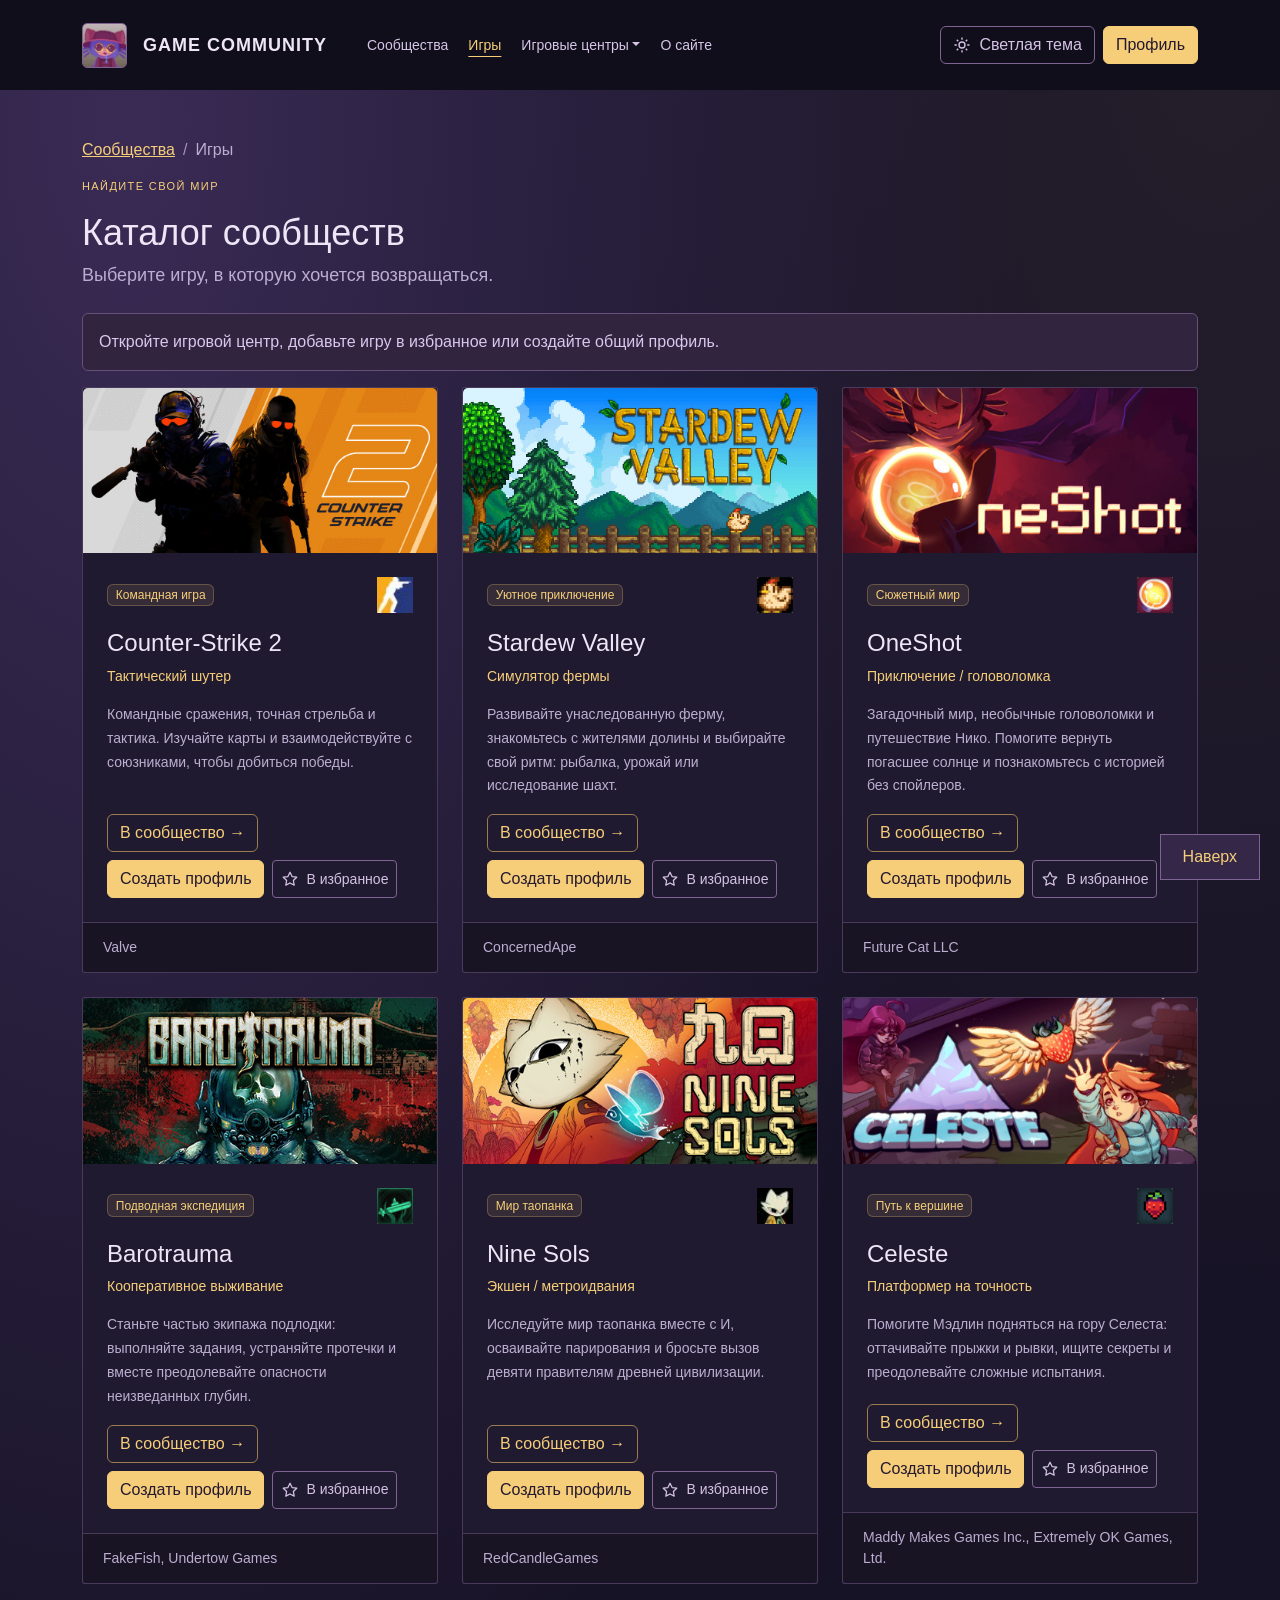
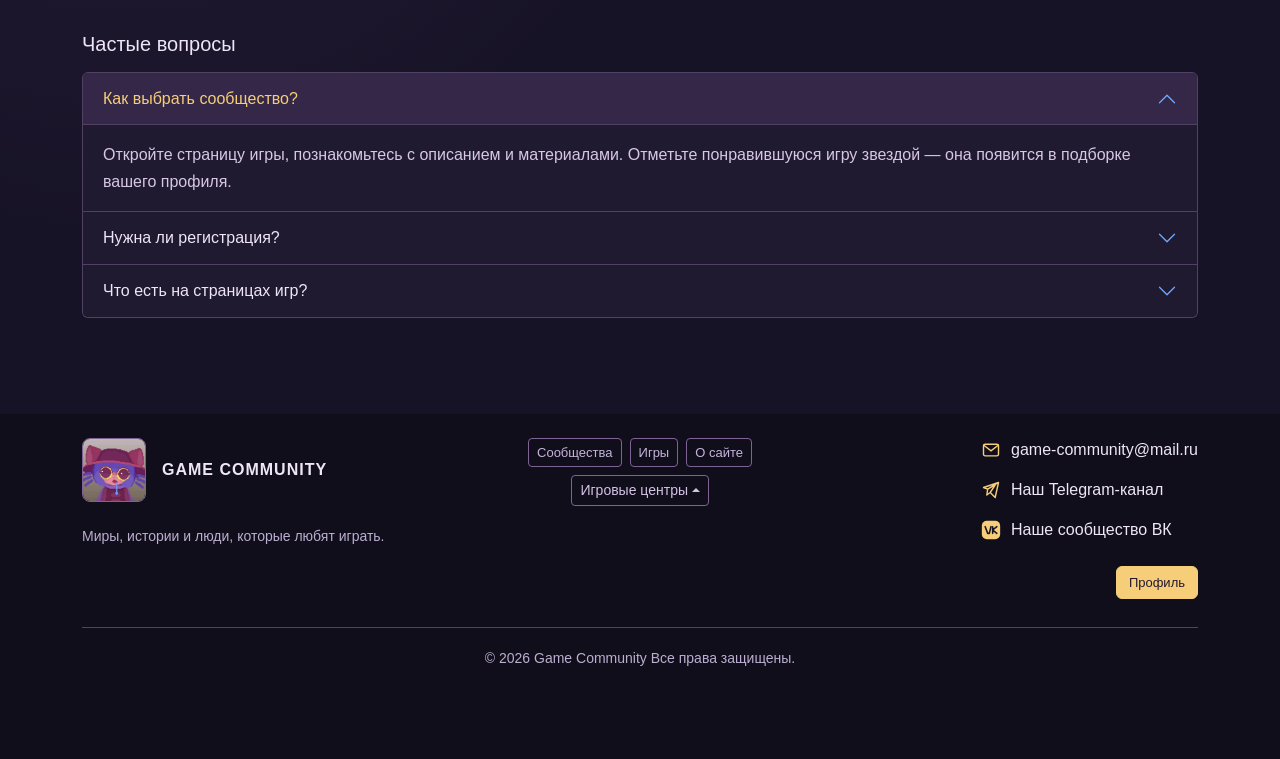
<file: catalog.html>
<!DOCTYPE html>
<html lang="ru" data-bs-theme="dark">
  <head>
    <meta charset="UTF-8">
    <meta name="viewport" content="width=device-width, initial-scale=1.0">
    <script src="js/theme.js"></script>
    <script src="js/layout.js" defer></script>
    <meta name="description" content="Каталог игровых сообществ: CS2, Stardew Valley, OneShot, Barotrauma, Nine Sols и Celeste. Описания игр и избранные сообщества.">
    <link rel="canonical" href="https://imbread300.github.io/game-community/catalog.html">
    <meta property="og:url" content="https://imbread300.github.io/game-community/catalog.html">
    <meta property="og:type" content="website">
    <meta property="og:site_name" content="Game Community">
    <meta property="og:locale" content="ru_RU">
    <meta property="og:title" content="Каталог сообществ — Game Community">
    <meta property="og:description" content="Каталог игровых сообществ: CS2, Stardew Valley, OneShot, Barotrauma, Nine Sols и Celeste. Описания игр и избранные сообщества.">
    <meta property="og:image" content="https://imbread300.github.io/game-community/images/preview.jpg">
    <meta property="og:image:type" content="image/jpeg">
    <meta property="og:image:width" content="735">
    <meta property="og:image:height" content="733">
    <meta property="og:image:alt" content="Game Community — Нико из OneShot">
    <meta name="twitter:card" content="summary">
    <meta name="twitter:title" content="Каталог сообществ — Game Community">
    <meta name="twitter:description" content="Каталог игровых сообществ: CS2, Stardew Valley, OneShot, Barotrauma, Nine Sols и Celeste. Описания игр и избранные сообщества.">
    <meta name="twitter:image" content="https://imbread300.github.io/game-community/images/preview.jpg">
    <meta name="twitter:image:alt" content="Game Community — Нико из OneShot">
    <title>
      Каталог сообществ — Game Community
    </title>
    <link href="vendor/bootstrap/css/bootstrap.min.css" rel="stylesheet">
    <link rel="icon" type="image/jpeg" href="images/preview.jpg">
    <link rel="stylesheet" href="css/style.css">
  </head>
  <body id="page-top" tabindex="-1">
    <a class="visually-hidden-focusable skip-link" href="#main">
      К основному содержимому
    </a>
    <header class="site-header" data-site-header></header>
    <main class="container py-4 py-lg-5" id="main">
      <nav aria-label="Хлебные крошки"><ol class="breadcrumb small"><li class="breadcrumb-item"><a href="index.html">Сообщества</a></li><li class="breadcrumb-item active" aria-current="page">Игры</li></ol></nav>
      <p class="eyebrow">
        Найдите свой мир
      </p>
      <h1 class="community-title">
        Каталог сообществ
      </h1>
      <p class="intro">
        Выберите игру, в которую хочется возвращаться.
      </p>
      <div class="alert alert-info mt-4" role="alert">
        Откройте игровой центр, добавьте игру в избранное или создайте общий профиль.
      </div>
      <section aria-labelledby="catalog-title">
        <h2 class="visually-hidden" id="catalog-title">Игровые сообщества</h2>
        <div class="row g-4" id="catalog-grid">
          <div class="col-12 col-md-6 col-lg-4">
            <article class="card game-card h-100">
              <a class="card-image-link" href="games/cs2.html" tabindex="-1" aria-hidden="true">
                <img class="card-img-top" src="images/cs2-header.jpg" width="460" height="215" alt="" loading="lazy">
              </a>
              <div class="card-body d-flex flex-column">
                <div class="d-flex align-items-center justify-content-between gap-2 mb-3">
                  <span class="badge badge-soft">
                    Командная игра
                  </span>
                  <img class="game-icon" src="images/cs2-icon.jpg" width="36" height="36" alt="">
                </div>
                <h3 class="card-title h4">
                  <a href="games/cs2.html">
                    Counter-Strike 2
                  </a>
                </h3>
                <p class="small text-primary">
                  Тактический шутер
                </p>
                <p class="card-text text-body-secondary">
                  Командные сражения, точная стрельба и тактика. Изучайте карты и взаимодействуйте с союзниками, чтобы добиться победы.
                </p>
                <div class="d-flex flex-wrap gap-2 mt-auto">
                  <a class="btn btn-outline-primary" href="games/cs2.html">
                    В сообщество →
                  </a>
                  <button class="btn btn-primary" type="button" data-bs-toggle="modal" data-bs-target="#joinModal">
                    Создать профиль
                  </button>
                </div>
              </div>
              <div class="card-footer small text-body-secondary">
                Valve
              </div>
            </article>
          </div>
          <div class="col-12 col-md-6 col-lg-4">
            <article class="card game-card h-100">
              <a class="card-image-link" href="games/stardew-valley.html" tabindex="-1" aria-hidden="true">
                <img class="card-img-top" src="images/stardew-valley-header.jpg" width="460" height="215" alt="" loading="lazy">
              </a>
              <div class="card-body d-flex flex-column">
                <div class="d-flex align-items-center justify-content-between gap-2 mb-3">
                  <span class="badge badge-soft">
                    Уютное приключение
                  </span>
                  <img class="game-icon" src="images/stardew-valley-icon.jpg" width="36" height="36" alt="">
                </div>
                <h3 class="card-title h4">
                  <a href="games/stardew-valley.html">
                    Stardew Valley
                  </a>
                </h3>
                <p class="small text-primary">
                  Симулятор фермы
                </p>
                <p class="card-text text-body-secondary">
                  Развивайте унаследованную ферму, знакомьтесь с жителями долины и выбирайте свой ритм: рыбалка, урожай или исследование шахт.
                </p>
                <div class="d-flex flex-wrap gap-2 mt-auto">
                  <a class="btn btn-outline-primary" href="games/stardew-valley.html">
                    В сообщество →
                  </a>
                  <button class="btn btn-primary" type="button" data-bs-toggle="modal" data-bs-target="#joinModal">
                    Создать профиль
                  </button>
                </div>
              </div>
              <div class="card-footer small text-body-secondary">
                ConcernedApe
              </div>
            </article>
          </div>
          <div class="col-12 col-md-6 col-lg-4">
            <article class="card game-card h-100">
              <a class="card-image-link" href="games/oneshot.html" tabindex="-1" aria-hidden="true">
                <img class="card-img-top" src="images/oneshot-header.jpg" width="460" height="215" alt="" loading="lazy">
              </a>
              <div class="card-body d-flex flex-column">
                <div class="d-flex align-items-center justify-content-between gap-2 mb-3">
                  <span class="badge badge-soft">
                    Сюжетный мир
                  </span>
                  <img class="game-icon" src="images/oneshot-icon.jpg" width="36" height="36" alt="">
                </div>
                <h3 class="card-title h4">
                  <a href="games/oneshot.html">
                    OneShot
                  </a>
                </h3>
                <p class="small text-primary">
                  Приключение / головоломка
                </p>
                <p class="card-text text-body-secondary">
                  Загадочный мир, необычные головоломки и путешествие Нико. Помогите вернуть погасшее солнце и познакомьтесь с историей без спойлеров.
                </p>
                <div class="d-flex flex-wrap gap-2 mt-auto">
                  <a class="btn btn-outline-primary" href="games/oneshot.html">
                    В сообщество →
                  </a>
                  <button class="btn btn-primary" type="button" data-bs-toggle="modal" data-bs-target="#joinModal">
                    Создать профиль
                  </button>
                </div>
              </div>
              <div class="card-footer small text-body-secondary">
                Future Cat LLC
              </div>
            </article>
          </div>
          <div class="col-12 col-md-6 col-lg-4">
            <article class="card game-card h-100">
              <a class="card-image-link" href="games/barotrauma.html" tabindex="-1" aria-hidden="true">
                <img class="card-img-top" src="images/barotrauma-header.jpg" width="460" height="215" alt="" loading="lazy">
              </a>
              <div class="card-body d-flex flex-column">
                <div class="d-flex align-items-center justify-content-between gap-2 mb-3">
                  <span class="badge badge-soft">
                    Подводная экспедиция
                  </span>
                  <img class="game-icon" src="images/barotrauma-icon.jpg" width="36" height="36" alt="">
                </div>
                <h3 class="card-title h4">
                  <a href="games/barotrauma.html">
                    Barotrauma
                  </a>
                </h3>
                <p class="small text-primary">
                  Кооперативное выживание
                </p>
                <p class="card-text text-body-secondary">
                  Станьте частью экипажа подлодки: выполняйте задания, устраняйте протечки и вместе преодолевайте опасности неизведанных глубин.
                </p>
                <div class="d-flex flex-wrap gap-2 mt-auto">
                  <a class="btn btn-outline-primary" href="games/barotrauma.html">
                    В сообщество →
                  </a>
                  <button class="btn btn-primary" type="button" data-bs-toggle="modal" data-bs-target="#joinModal">
                    Создать профиль
                  </button>
                </div>
              </div>
              <div class="card-footer small text-body-secondary">
                FakeFish, Undertow Games
              </div>
            </article>
          </div>
          <div class="col-12 col-md-6 col-lg-4">
            <article class="card game-card h-100">
              <a class="card-image-link" href="games/nine-sols.html" tabindex="-1" aria-hidden="true">
                <img class="card-img-top" src="images/nine-sols-header.jpg" width="460" height="215" alt="" loading="lazy">
              </a>
              <div class="card-body d-flex flex-column">
                <div class="d-flex align-items-center justify-content-between gap-2 mb-3">
                  <span class="badge badge-soft">
                    Мир таопанка
                  </span>
                  <img class="game-icon" src="images/nine-sols-icon.jpg" width="36" height="36" alt="">
                </div>
                <h3 class="card-title h4">
                  <a href="games/nine-sols.html">
                    Nine Sols
                  </a>
                </h3>
                <p class="small text-primary">
                  Экшен / метроидвания
                </p>
                <p class="card-text text-body-secondary">
                  Исследуйте мир таопанка вместе с И, осваивайте парирования и бросьте вызов девяти правителям древней цивилизации.
                </p>
                <div class="d-flex flex-wrap gap-2 mt-auto">
                  <a class="btn btn-outline-primary" href="games/nine-sols.html">
                    В сообщество →
                  </a>
                  <button class="btn btn-primary" type="button" data-bs-toggle="modal" data-bs-target="#joinModal">
                    Создать профиль
                  </button>
                </div>
              </div>
              <div class="card-footer small text-body-secondary">
                RedCandleGames
              </div>
            </article>
          </div>
          <div class="col-12 col-md-6 col-lg-4">
            <article class="card game-card h-100">
              <a class="card-image-link" href="games/celeste.html" tabindex="-1" aria-hidden="true">
                <img class="card-img-top" src="images/celeste-header.jpg" width="460" height="215" alt="" loading="lazy">
              </a>
              <div class="card-body d-flex flex-column">
                <div class="d-flex align-items-center justify-content-between gap-2 mb-3">
                  <span class="badge badge-soft">
                    Путь к вершине
                  </span>
                  <img class="game-icon" src="images/celeste-icon.jpg" width="36" height="36" alt="">
                </div>
                <h3 class="card-title h4">
                  <a href="games/celeste.html">
                    Celeste
                  </a>
                </h3>
                <p class="small text-primary">
                  Платформер на точность
                </p>
                <p class="card-text text-body-secondary">
                  Помогите Мэдлин подняться на гору Селеста: оттачивайте прыжки и рывки, ищите секреты и преодолевайте сложные испытания.
                </p>
                <div class="d-flex flex-wrap gap-2 mt-auto">
                  <a class="btn btn-outline-primary" href="games/celeste.html">
                    В сообщество →
                  </a>
                  <button class="btn btn-primary" type="button" data-bs-toggle="modal" data-bs-target="#joinModal">
                    Создать профиль
                  </button>
                </div>
              </div>
              <div class="card-footer small text-body-secondary">
                Maddy Makes Games Inc., Extremely OK Games, Ltd.
              </div>
            </article>
          </div>
        </div>
      </section>
      <section class="mt-5" aria-labelledby="faq-title">
        <h2 class="h5 mb-3" id="faq-title">
          Частые вопросы
        </h2>
        <div class="accordion" id="communityFaq">
          <div class="accordion-item">
            <h3 class="accordion-header">
              <button class="accordion-button" type="button" data-bs-toggle="collapse" data-bs-target="#faq-one" aria-controls="faq-one" aria-expanded="true">
                Как выбрать сообщество?
              </button>
            </h3>
            <div class="accordion-collapse collapse show" id="faq-one" data-bs-parent="#communityFaq">
              <div class="accordion-body">
                Откройте страницу игры, познакомьтесь с описанием и материалами. Отметьте понравившуюся игру звездой — она появится в подборке вашего профиля.
              </div>
            </div>
          </div>
          <div class="accordion-item">
            <h3 class="accordion-header">
              <button class="accordion-button collapsed" type="button" data-bs-toggle="collapse" data-bs-target="#faq-two" aria-controls="faq-two" aria-expanded="false">
                Нужна ли регистрация?
              </button>
            </h3>
            <div class="accordion-collapse collapse" id="faq-two" data-bs-parent="#communityFaq">
              <div class="accordion-body">
                Игры и материалы можно просматривать без профиля. Профиль хранит ваши данные в браузере и показывает общую подборку избранных игр.
              </div>
            </div>
          </div>
          <div class="accordion-item">
            <h3 class="accordion-header">
              <button class="accordion-button collapsed" type="button" data-bs-toggle="collapse" data-bs-target="#faq-three" aria-controls="faq-three" aria-expanded="false">
                Что есть на страницах игр?
              </button>
            </h3>
            <div class="accordion-collapse collapse" id="faq-three" data-bs-parent="#communityFaq">
              <div class="accordion-body">
                В игровых центрах собраны описания, новости, обновления, изображения и трейлеры. У новостных карточек указаны даты публикаций.
              </div>
            </div>
          </div>
        </div>
      </section>
    </main>
    <footer class="site-footer py-4 mt-5" data-site-footer></footer>
    <div class="page-actions" aria-label="Быстрые действия">
      <a class="back-to-top" href="#page-top" aria-label="Вернуться к началу страницы">Наверх</a>
    </div>
    <div class="modal fade" id="joinModal" tabindex="-1" aria-labelledby="joinModalTitle" aria-hidden="true">
      <div class="modal-dialog modal-dialog-centered modal-dialog-scrollable">
        <div class="modal-content">
          <div class="modal-header">
            <h2 class="modal-title h5" id="joinModalTitle">
              Создать профиль
            </h2>
            <button class="btn-close" type="button" data-bs-dismiss="modal" aria-label="Закрыть">
            </button>
          </div>
          <div class="modal-body">
            <p class="small text-body-secondary">
              Найдите людей с тем же увлечением.
            </p>
            <form class="needs-validation" id="quick-join-form" data-application-form novalidate>
              <div class="alert alert-success" data-form-result role="status" tabindex="-1" hidden>
              </div>
              <div class="mb-3">
                <label class="form-label" for="quick-name">
                  Как к вам обращаться *
                </label>
                <input class="form-control" id="quick-name" name="name" type="text" required autocomplete="name" maxlength="60" minlength="2" data-trim="true">
                <div class="invalid-feedback">
                  Введите имя: от 2 до 60 символов.
                </div>
              </div>
              <div class="mb-3">
                <label class="form-label" for="quick-email">
                  E-mail *
                </label>
                <input class="form-control" id="quick-email" name="email" type="email" required autocomplete="email" maxlength="254">
                <div class="invalid-feedback">
                  Укажите корректный e-mail.
                </div>
              </div>
              <div class="form-check">
                <input class="form-check-input" id="quick-agree" type="checkbox" name="agree" required>
                <label class="form-check-label small" for="quick-agree">
                  Согласен на обработку указанных данных *
                </label>
                <div class="invalid-feedback">
                  Подтвердите согласие.
                </div>
              </div>
            </form>
          </div>
          <div class="modal-footer">
            <button class="btn btn-outline-secondary" type="button" data-bs-dismiss="modal">
              Закрыть
            </button>
            <button class="btn btn-primary" type="submit" form="quick-join-form">
              Сохранить профиль
            </button>
          </div>
        </div>
      </div>
    </div>
    <script src="vendor/bootstrap/js/bootstrap.bundle.min.js">
    </script>
    <script src="js/main.js">
    </script>
    <script src="js/favorites.js"></script>
  </body>
</html>
</file>
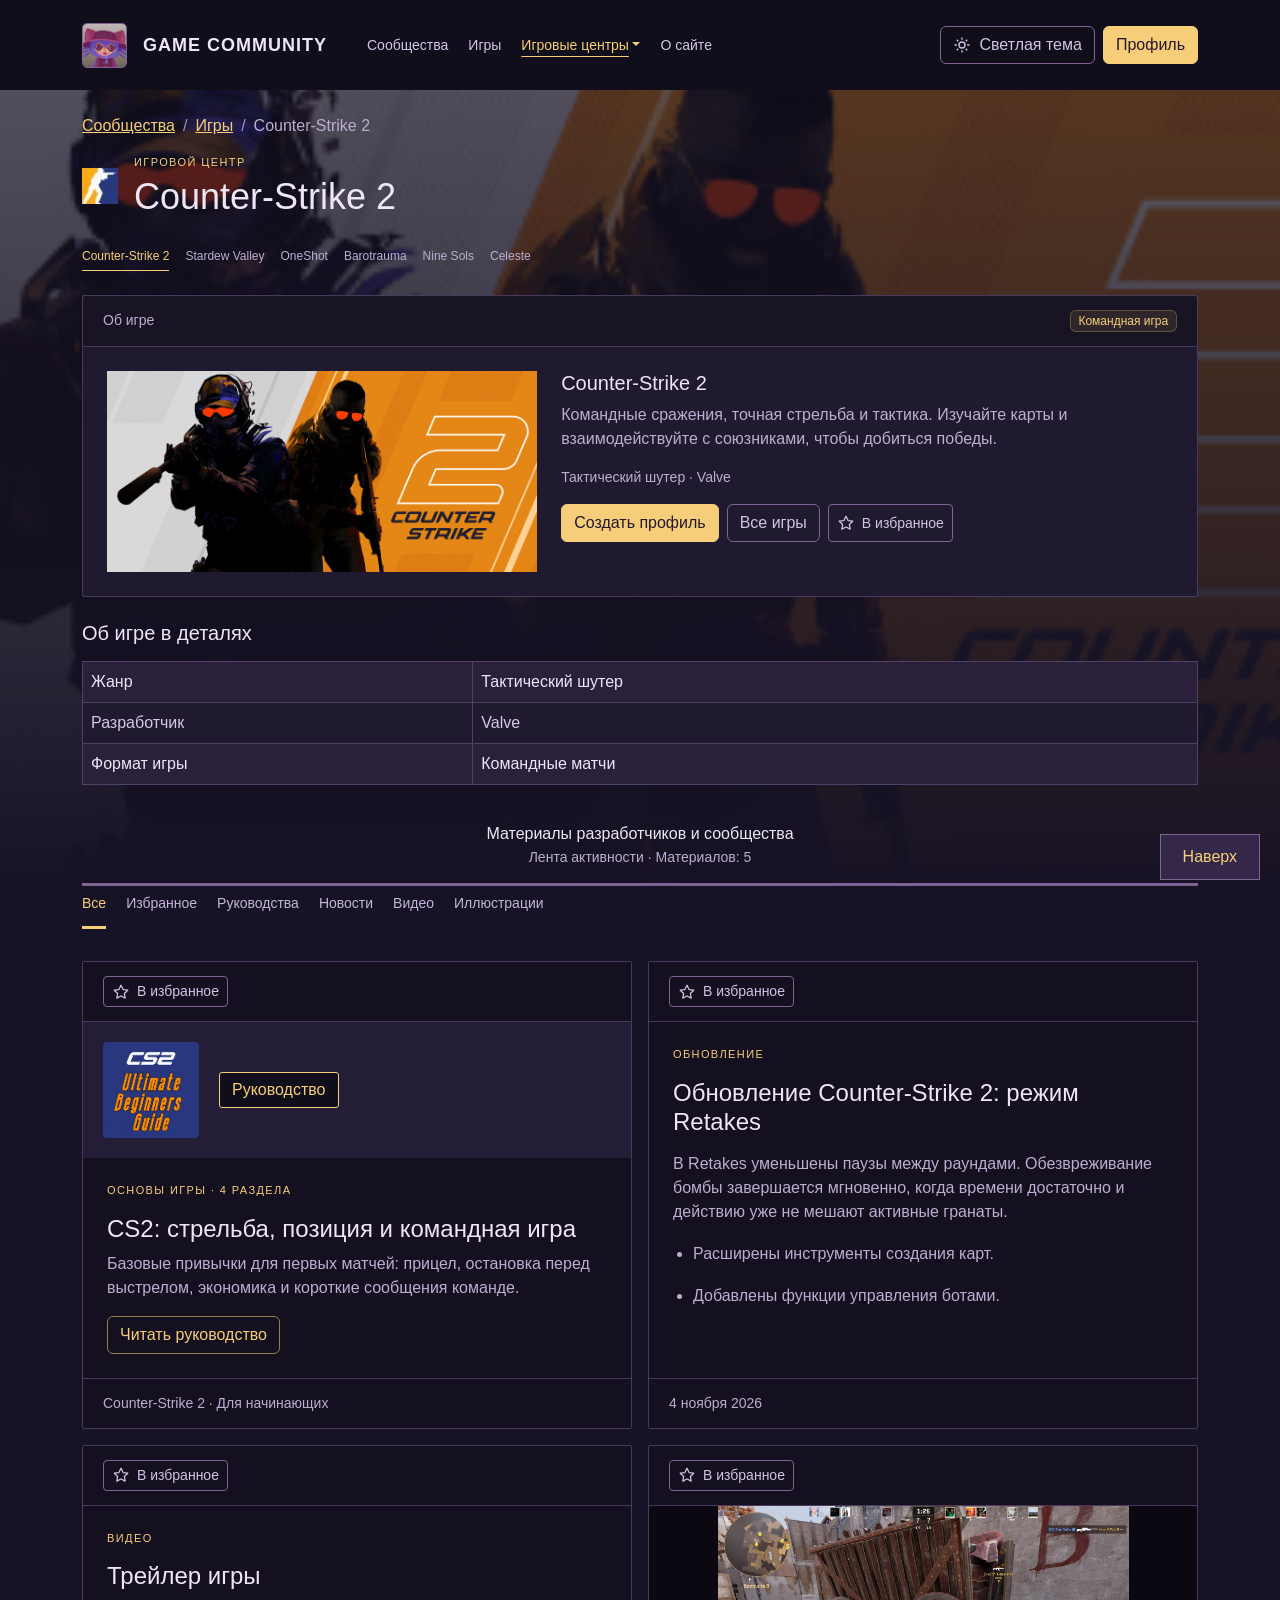
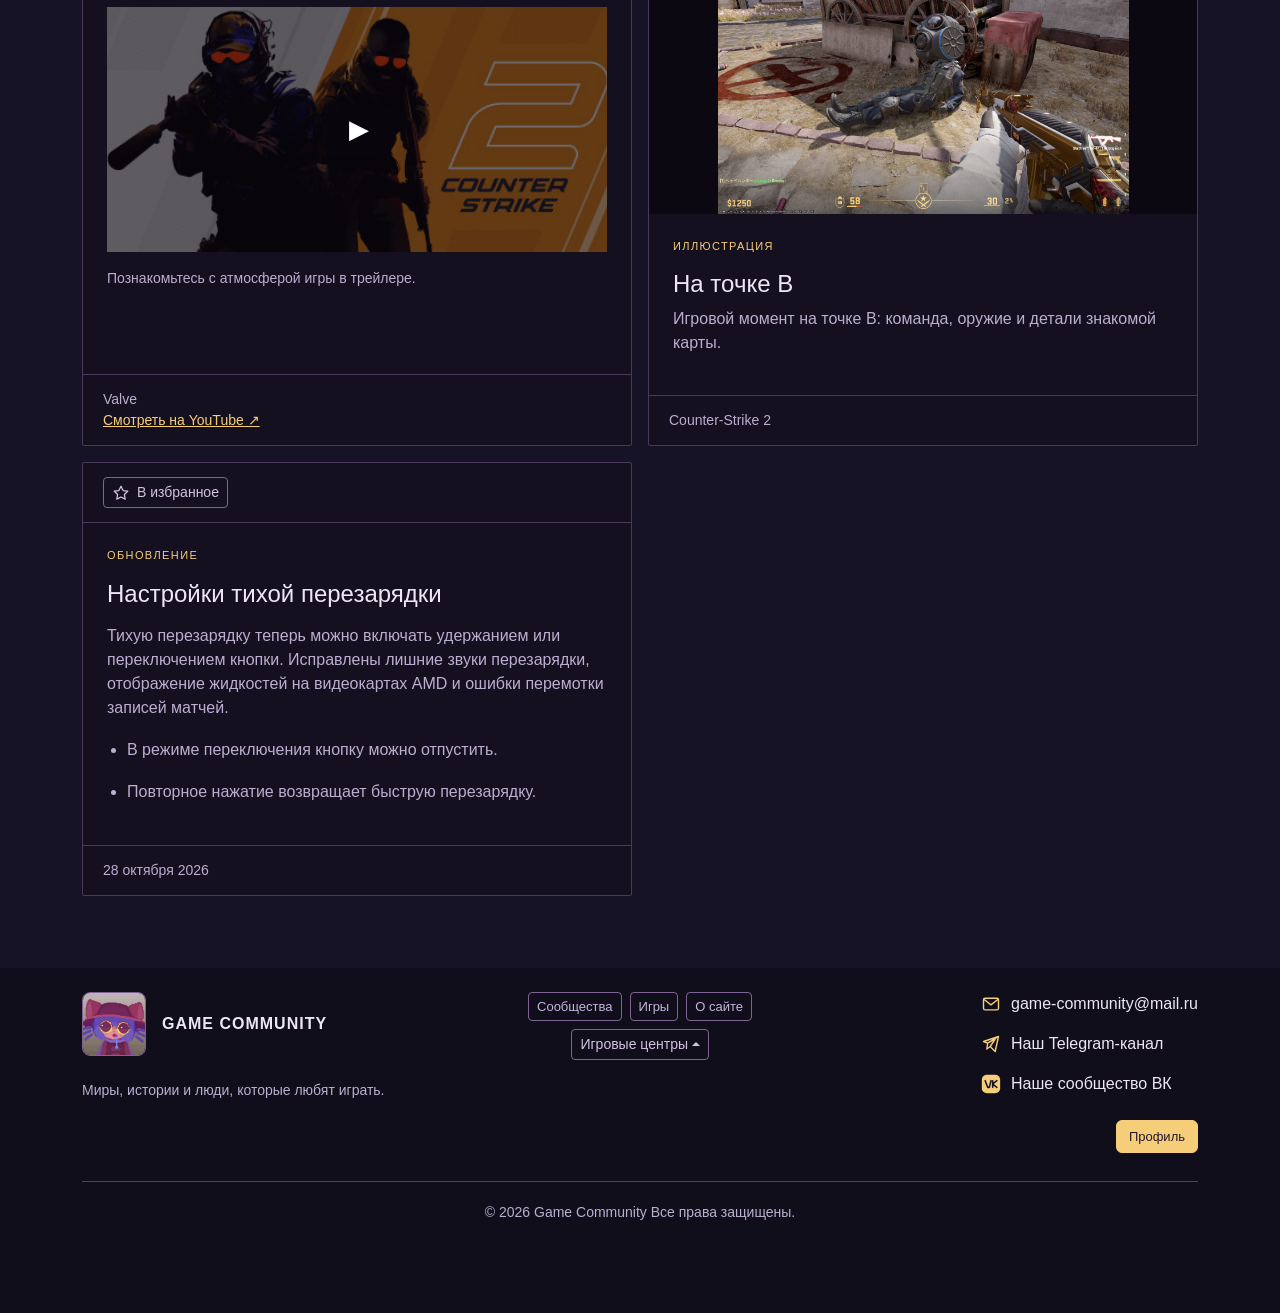
<file: product.html>
<!DOCTYPE html>
<html lang="ru" data-bs-theme="dark">
  <head>
    <meta charset="UTF-8">
    <meta name="viewport" content="width=device-width, initial-scale=1.0">
    <script src="js/theme.js"></script>
    <script src="js/layout.js" defer></script>
    <meta name="description" content="Counter-Strike 2: командный шутер, характеристики игры, новости, изображения и трейлер в Game Community.">
    <link rel="canonical" href="https://imbread300.github.io/game-community/product.html">
    <meta property="og:url" content="https://imbread300.github.io/game-community/product.html">
    <meta property="og:type" content="website">
    <meta property="og:site_name" content="Game Community">
    <meta property="og:locale" content="ru_RU">
    <meta property="og:title" content="Counter-Strike 2 — Game Community">
    <meta property="og:description" content="Counter-Strike 2: командный шутер, характеристики игры, новости, изображения и трейлер в Game Community.">
    <meta property="og:image" content="https://imbread300.github.io/game-community/images/preview.jpg">
    <meta property="og:image:type" content="image/jpeg">
    <meta property="og:image:width" content="735">
    <meta property="og:image:height" content="733">
    <meta property="og:image:alt" content="Game Community — Нико из OneShot">
    <meta name="twitter:card" content="summary">
    <meta name="twitter:title" content="Counter-Strike 2 — Game Community">
    <meta name="twitter:description" content="Counter-Strike 2: командный шутер, характеристики игры, новости, изображения и трейлер в Game Community.">
    <meta name="twitter:image" content="https://imbread300.github.io/game-community/images/preview.jpg">
    <meta name="twitter:image:alt" content="Game Community — Нико из OneShot">
    <title>
      Counter-Strike 2 — Game Community
    </title>
    <link href="vendor/bootstrap/css/bootstrap.min.css" rel="stylesheet">
    <link rel="icon" type="image/jpeg" href="images/preview.jpg">
    <link rel="stylesheet" href="css/style.css">
  </head>
  <body class="game-page game-page-cs2" id="page-top" tabindex="-1">
    <a class="visually-hidden-focusable skip-link" href="#main">
      К основному содержимому
    </a>
    <header class="site-header" data-site-header></header>
    <main class="container py-4" id="main">
      <nav aria-label="Хлебные крошки">
        <ol class="breadcrumb small">
          <li class="breadcrumb-item">
            <a href="index.html">
              Сообщества
            </a>
          </li>
          <li class="breadcrumb-item">
            <a href="catalog.html">
              Игры
            </a>
          </li>
          <li class="breadcrumb-item active" aria-current="page">
            Counter-Strike 2
          </li>
        </ol>
      </nav>
      <div class="d-flex align-items-center gap-3 mb-4">
        <img class="game-icon" src="images/cs2-icon.jpg" width="36" height="36" alt="">
        <div>
          <p class="eyebrow mb-1">
            Игровой центр
          </p>
          <h1 class="community-title mb-0">
            Counter-Strike 2
          </h1>
        </div>
      </div>
      <nav class="d-flex flex-wrap gap-3 mb-4" aria-label="Другие игровые центры">
        <a class="game-switch-link current" href="games/cs2.html">Counter-Strike 2</a>
        <a class="game-switch-link" href="games/stardew-valley.html">Stardew Valley</a>
        <a class="game-switch-link" href="games/oneshot.html">OneShot</a>
        <a class="game-switch-link" href="games/barotrauma.html">Barotrauma</a>
        <a class="game-switch-link" href="games/nine-sols.html">Nine Sols</a>
        <a class="game-switch-link" href="games/celeste.html">Celeste</a>
      </nav>
      <section class="game-overview card mb-4" aria-labelledby="game-about">
        <div class="card-header d-flex flex-wrap justify-content-between gap-2">
          <span class="small text-body-secondary">
            Об игре
          </span>
          <span class="badge badge-soft">
            Командная игра
          </span>
        </div>
        <div class="card-body">
          <div class="row g-4">
            <div class="col-12 col-md-5">
              <img class="game-cover" src="images/cs2-header.jpg" width="460" height="215" alt="Обложка Counter-Strike 2">
            </div>
            <div class="col-12 col-md-7">
              <h2 class="h5" id="game-about">
                Counter-Strike 2
              </h2>
              <p class="text-body-secondary">
                Командные сражения, точная стрельба и тактика. Изучайте карты и взаимодействуйте с союзниками, чтобы добиться победы.
              </p>
              <p class="small text-body-secondary">
                Тактический шутер · Valve
              </p>
              <div class="d-flex flex-wrap gap-2">
                <button class="btn btn-primary" type="button" data-bs-toggle="modal" data-bs-target="#joinModal">
                  Создать профиль
                </button>
                <a class="btn btn-outline-secondary" href="catalog.html">
                  Все игры
                </a>
              </div>
            </div>
          </div>
        </div>
      </section>
      <section class="mb-4" aria-labelledby="facts-title">
        <h2 class="h5 mb-3" id="facts-title">
          Об игре в деталях
        </h2>
        <div class="table-responsive">
          <table class="table table-striped table-bordered align-middle mb-0" aria-labelledby="facts-title">
            <tbody>
              <tr>
                <th scope="row">
                  Жанр
                </th>
                <td>
                  Тактический шутер
                </td>
              </tr>
              <tr>
                <th scope="row">
                  Разработчик
                </th>
                <td>
                  Valve
                </td>
              </tr>
              <tr>
                <th scope="row">
                  Формат игры
                </th>
                <td>
                  Командные матчи
                </td>
              </tr>
            </tbody>
          </table>
        </div>
      </section>
      <section id="game-feed" aria-labelledby="feed-title">
        <div class="feed-heading">
          <h2 class="h6 mb-1" id="feed-title">
            Материалы разработчиков и сообщества
          </h2>
          <p class="small text-body-secondary mb-0">
            Лента активности ·
            <span id="content-count" role="status" aria-live="polite">
              Материалов: 5
            </span>
          </p>
        </div>
      <div class="content-tabs mb-3" role="group" aria-label="Тип материалов">
        <button class="btn content-filter active" type="button" data-content-filter="all" aria-pressed="true" aria-controls="content-grid">
          Все
        </button>
        <button class="btn content-filter" type="button" data-content-filter="favorites" aria-pressed="false" aria-controls="content-grid">Избранное</button>
        <button class="btn content-filter" type="button" data-content-filter="guides" aria-pressed="false" aria-controls="content-grid">Руководства</button>
        <button class="btn content-filter" type="button" data-content-filter="news" aria-pressed="false" aria-controls="content-grid">Новости</button>
        <button class="btn content-filter" type="button" data-content-filter="videos" aria-pressed="false" aria-controls="content-grid">
          Видео
        </button>
        <button class="btn content-filter" type="button" data-content-filter="artwork" aria-pressed="false" aria-controls="content-grid">
          Иллюстрации
        </button>
      </div>
        <div class="row g-3 mt-1" id="content-grid">
          <div class="col-12 col-md-6 content-item" data-content-type="guides">
            <article class="card feed-card guide-card h-100">
              <button class="guide-cover-button" type="button" data-bs-toggle="modal" data-bs-target="#guideModal" data-guide="cs2" aria-label="Открыть руководство: CS2: стрельба, позиция и командная игра">
                <img class="guide-avatar" src="images/guides/cs2.jpg" width="96" height="96" alt="" loading="lazy">
                <span class="guide-cover-label">Руководство</span>
              </button>
              <div class="card-body d-flex flex-column">
                <p class="eyebrow">Основы игры · 4 раздела</p>
                <h3 class="h4">CS2: стрельба, позиция и командная игра</h3>
                <p class="text-body-secondary">Базовые привычки для первых матчей: прицел, остановка перед выстрелом, экономика и короткие сообщения команде.</p>
                <button class="btn btn-outline-primary align-self-start mt-auto" type="button" data-bs-toggle="modal" data-bs-target="#guideModal" data-guide="cs2">Читать руководство</button>
              </div>
              <div class="card-footer small text-body-secondary">Counter-Strike 2 · Для начинающих</div>
            </article>
          </div>

          <div class="col-12 col-md-6 content-item" data-content-type="news">
            <article class="card feed-card h-100" aria-labelledby="activity-cs2-0">
              <div class="card-body">
                <p class="eyebrow">Обновление</p>
                <h3 class="h4" id="activity-cs2-0">Обновление Counter-Strike 2: режим Retakes</h3>
                <p class="text-body-secondary mt-3">В Retakes уменьшены паузы между раундами. Обезвреживание бомбы завершается мгновенно, когда времени достаточно и действию уже не мешают активные гранаты.</p>
                <ul class="guide-steps text-body-secondary">
                  <li>Расширены инструменты создания карт.</li>
                  <li>Добавлены функции управления ботами.</li>
                </ul>
              </div>
              <div class="card-footer small text-body-secondary">
                <time datetime="2026-11-04">4 ноября 2026</time>
              </div>
            </article>
          </div>
          <div class="col-12 col-md-6 content-item" data-content-type="videos">
            <article class="card feed-card h-100">
              <div class="card-body">
                <p class="eyebrow">
                  Видео
                </p>
                <h3 class="h4">
                  Трейлер игры
                </h3>
                <a class="video-preview mt-3" href="https://www.youtube.com/watch?v=nSE38xjMLqE" aria-label="Посмотреть трейлер Counter-Strike 2 на YouTube">
                  <img src="images/cs2-header.jpg" width="460" height="215" alt="Обложка Counter-Strike 2" loading="lazy">
                  <span class="play-symbol" aria-hidden="true">
                    ▶
                  </span>
                </a>
                <p class="small text-body-secondary mt-3 mb-0">
                  Познакомьтесь с атмосферой игры в трейлере.
                </p>
              </div>
              <div class="card-footer small text-body-secondary">
                Valve
                <a class="d-block" href="https://www.youtube.com/watch?v=nSE38xjMLqE">
                  Смотреть на YouTube ↗
                </a>
              </div>
            </article>
          </div>
          <div class="col-12 col-md-6 content-item" data-content-type="artwork">
            <article class="card feed-card h-100">
              <a href="images/cs2-illustration.jpg" aria-label="Открыть изображение Counter-Strike 2 в полном размере">
                <img class="card-img-top game-illustration" src="images/cs2-illustration.jpg" width="1440" height="1080" alt="На точке B — Counter-Strike 2" loading="lazy">
              </a>
              <div class="card-body">
                <p class="eyebrow">Иллюстрация</p>
                <h3 class="h4">На точке B</h3>
                <p class="text-body-secondary">Игровой момент на точке B: команда, оружие и детали знакомой карты.</p>
              </div>
              <div class="card-footer small text-body-secondary">Counter-Strike 2</div>
            </article>
          </div>
          <div class="col-12 col-md-6 content-item" data-content-type="news">
            <article class="card feed-card h-100" aria-labelledby="activity-cs2-1">
              <div class="card-body">
                <p class="eyebrow">Обновление</p>
                <h3 class="h4" id="activity-cs2-1">Настройки тихой перезарядки</h3>
                <p class="text-body-secondary mt-3">Тихую перезарядку теперь можно включать удержанием или переключением кнопки. Исправлены лишние звуки перезарядки, отображение жидкостей на видеокартах AMD и ошибки перемотки записей матчей.</p>
                <ul class="guide-steps text-body-secondary">
                  <li>В режиме переключения кнопку можно отпустить.</li>
                  <li>Повторное нажатие возвращает быструю перезарядку.</li>
                </ul>
              </div>
              <div class="card-footer small text-body-secondary">
                <time datetime="2026-10-28">28 октября 2026</time>
              </div>
            </article>
          </div>
        </div>
        <p class="alert alert-secondary mt-3" id="content-empty" role="status" hidden>
          Здесь пока нет материалов. Добавьте их в избранное или выберите «Все».
        </p>
      </section>
    </main>
    <footer class="site-footer py-4 mt-5" data-site-footer></footer>
    <div class="page-actions" aria-label="Быстрые действия">
      <a class="back-to-top" href="#page-top" aria-label="Вернуться к началу страницы">Наверх</a>
    </div>
    <div class="modal fade" id="joinModal" tabindex="-1" aria-labelledby="joinModalTitle" aria-hidden="true">
      <div class="modal-dialog modal-dialog-centered modal-dialog-scrollable">
        <div class="modal-content">
          <div class="modal-header">
            <h2 class="modal-title h5" id="joinModalTitle">
              Создать профиль
            </h2>
            <button class="btn-close" type="button" data-bs-dismiss="modal" aria-label="Закрыть">
            </button>
          </div>
          <div class="modal-body">
            <p class="small text-body-secondary">
              Найдите людей с тем же увлечением.
            </p>
            <form class="needs-validation" id="quick-join-form" data-application-form novalidate>
              <div class="alert alert-success" data-form-result role="status" tabindex="-1" hidden>
              </div>
              <div class="mb-3">
                <label class="form-label" for="quick-name">
                  Как к вам обращаться *
                </label>
                <input class="form-control" id="quick-name" name="name" type="text" required autocomplete="name" maxlength="60" minlength="2" data-trim="true">
                <div class="invalid-feedback">
                  Введите имя: от 2 до 60 символов.
                </div>
              </div>
              <div class="mb-3">
                <label class="form-label" for="quick-email">
                  E-mail *
                </label>
                <input class="form-control" id="quick-email" name="email" type="email" required autocomplete="email" maxlength="254">
                <div class="invalid-feedback">
                  Укажите корректный e-mail.
                </div>
              </div>
              <div class="form-check">
                <input class="form-check-input" id="quick-agree" type="checkbox" name="agree" required>
                <label class="form-check-label small" for="quick-agree">
                  Согласен на обработку указанных данных *
                </label>
                <div class="invalid-feedback">
                  Подтвердите согласие.
                </div>
              </div>
            </form>
          </div>
          <div class="modal-footer">
            <button class="btn btn-outline-secondary" type="button" data-bs-dismiss="modal">
              Закрыть
            </button>
            <button class="btn btn-primary" type="submit" form="quick-join-form">
              Сохранить профиль
            </button>
          </div>
        </div>
      </div>
    </div>
    <div class="modal fade guide-reader" id="guideModal" tabindex="-1" aria-labelledby="guideModalTitle" aria-hidden="true">
      <div class="modal-dialog modal-xl modal-dialog-centered modal-dialog-scrollable">
        <div class="modal-content">
          <div class="modal-header align-items-start">
            <div><p class="eyebrow mb-1">Руководство сообщества</p><h2 class="modal-title h4" id="guideModalTitle" tabindex="-1">Руководство</h2></div>
            <button class="btn-close ms-auto" type="button" data-bs-dismiss="modal" aria-label="Закрыть руководство"></button>
          </div>
          <div class="modal-body" data-guide-body></div>
          <div class="modal-footer"><span class="small text-body-secondary me-auto">Escape — закрыть и вернуться к ленте</span><button class="btn btn-outline-secondary" type="button" data-bs-dismiss="modal">Закрыть</button></div>
        </div>
      </div>
    </div>
    <script src="vendor/bootstrap/js/bootstrap.bundle.min.js">
    </script>
    <script src="js/main.js">
    </script>
    <script src="js/guides.js"></script>
    <script src="js/favorites.js"></script>
  </body>
</html>
</file>
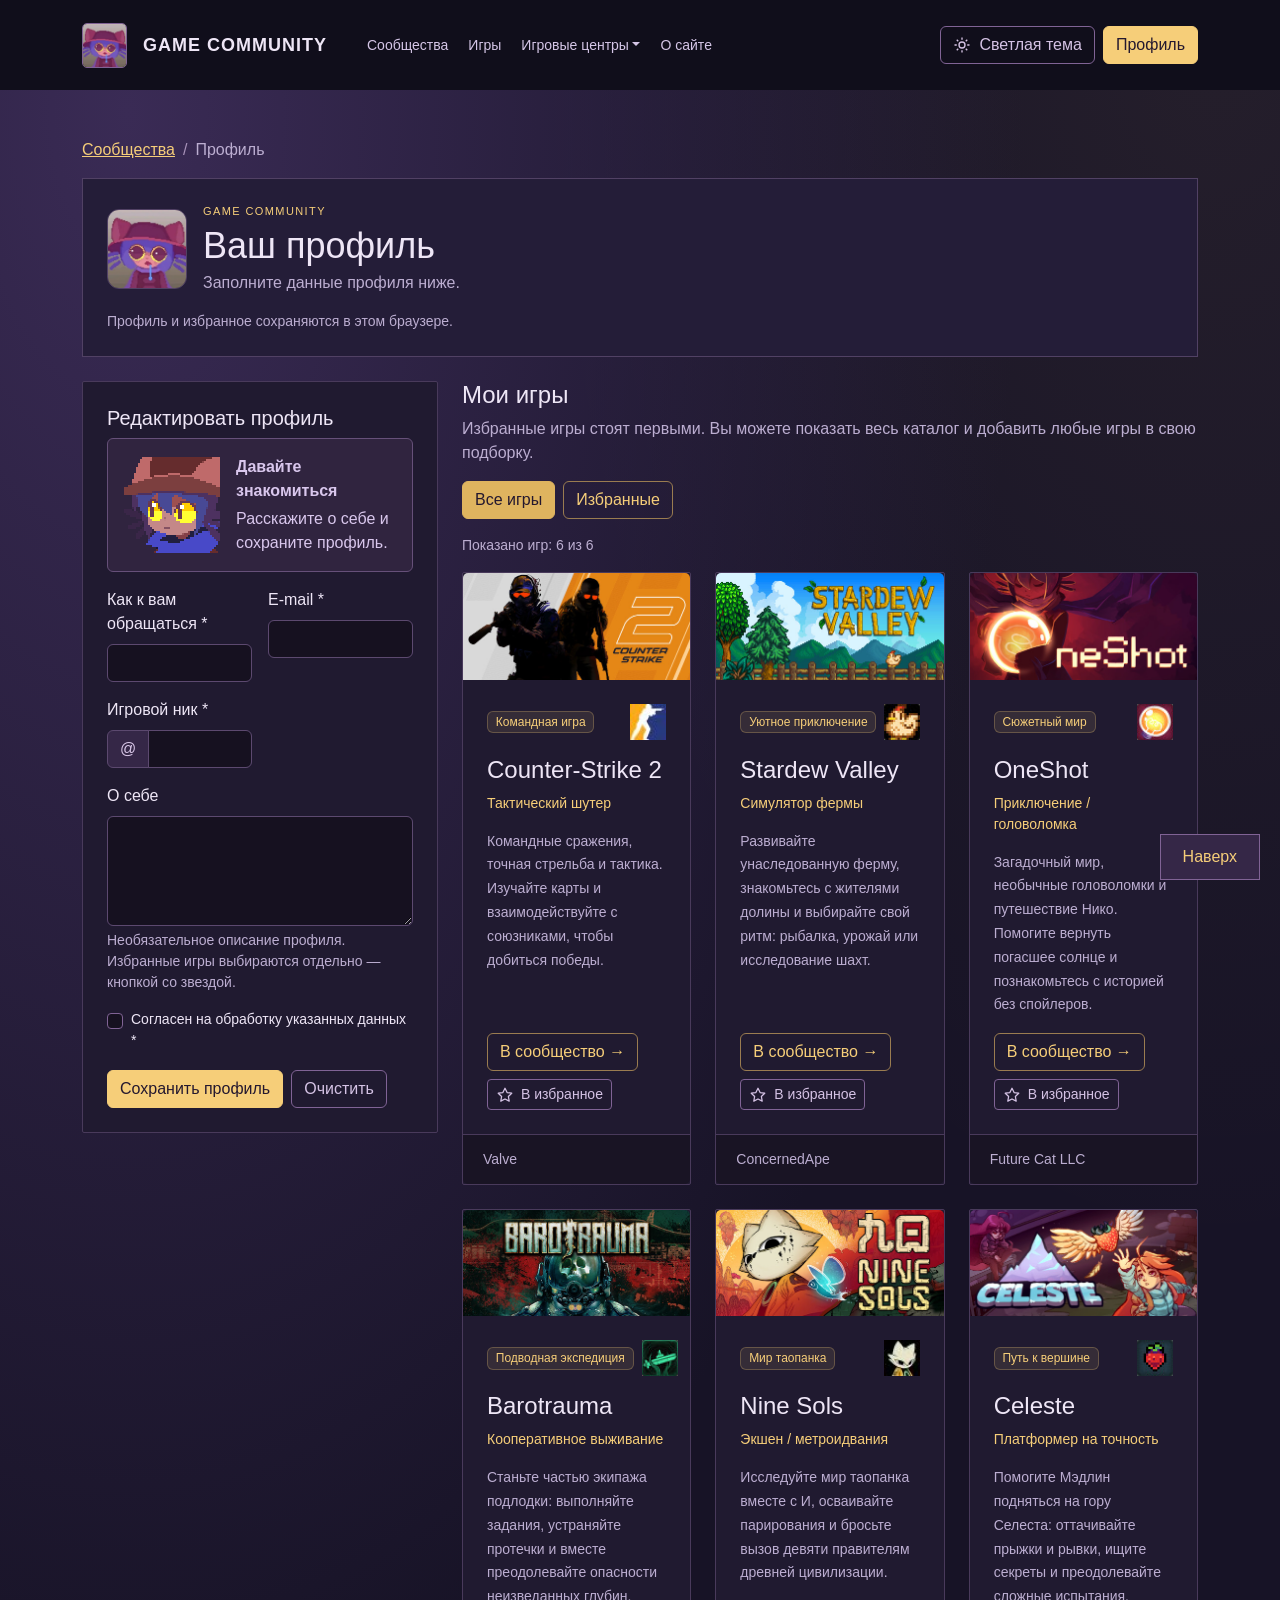
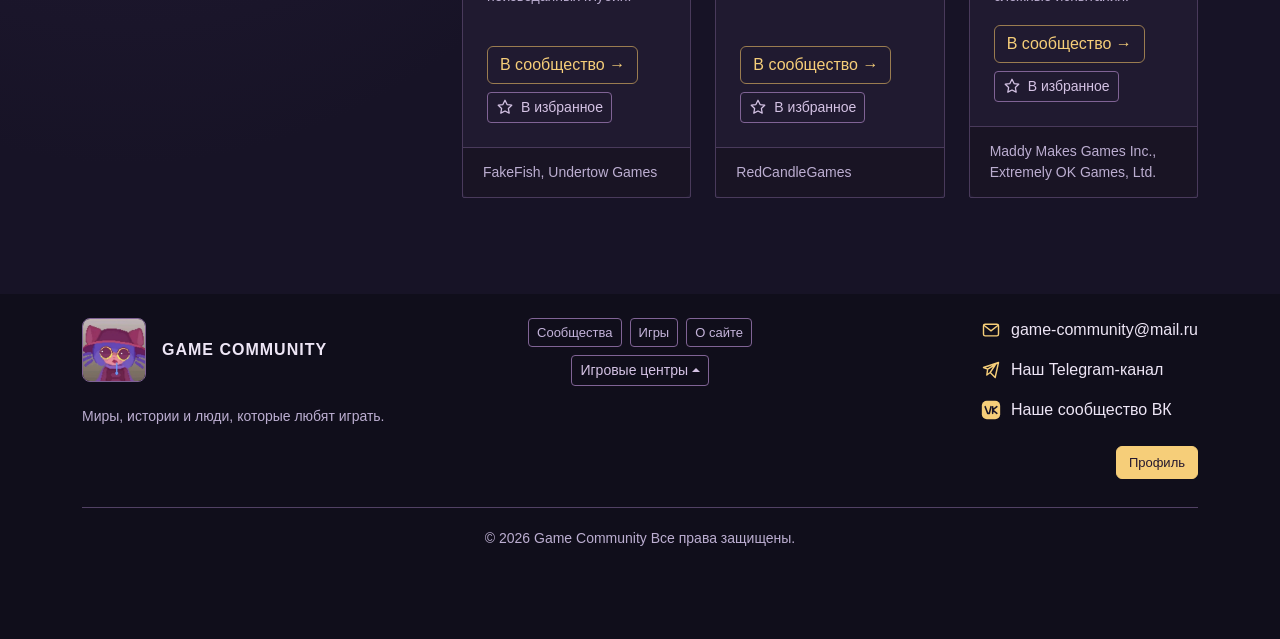
<file: profile.html>
<!DOCTYPE html>
<html lang="ru" data-bs-theme="dark">
  <head>
    <meta charset="UTF-8">
    <meta name="viewport" content="width=device-width, initial-scale=1.0">
    <script src="js/theme.js"></script>
    <script src="js/layout.js" defer></script>
    <meta name="description" content="Общий профиль Game Community: имя, игровой ник, контакты и подборка избранных игр.">
    <link rel="canonical" href="https://imbread300.github.io/game-community/profile.html">
    <meta property="og:url" content="https://imbread300.github.io/game-community/profile.html">
    <meta property="og:type" content="website">
    <meta property="og:site_name" content="Game Community">
    <meta property="og:locale" content="ru_RU">
    <meta property="og:title" content="Заявка на участие — Game Community">
    <meta property="og:description" content="Общий профиль Game Community: имя, игровой ник, контакты и подборка избранных игр.">
    <meta property="og:image" content="https://imbread300.github.io/game-community/images/preview.jpg">
    <meta property="og:image:type" content="image/jpeg">
    <meta property="og:image:width" content="735">
    <meta property="og:image:height" content="733">
    <meta property="og:image:alt" content="Game Community — Нико из OneShot">
    <meta name="twitter:card" content="summary">
    <meta name="twitter:title" content="Заявка на участие — Game Community">
    <meta name="twitter:description" content="Общий профиль Game Community: имя, игровой ник, контакты и подборка избранных игр.">
    <meta name="twitter:image" content="https://imbread300.github.io/game-community/images/preview.jpg">
    <meta name="twitter:image:alt" content="Game Community — Нико из OneShot">
    <title>
      Заявка на участие — Game Community
    </title>
    <link href="vendor/bootstrap/css/bootstrap.min.css" rel="stylesheet">
    <link rel="icon" type="image/jpeg" href="images/preview.jpg">
    <link rel="stylesheet" href="css/style.css">
  </head>
  <body id="page-top" tabindex="-1">
    <a class="visually-hidden-focusable skip-link" href="#main">
      К основному содержимому
    </a>
    <header class="site-header" data-site-header></header>
    <main class="container py-4 py-lg-5" id="main">
      <nav aria-label="Хлебные крошки"><ol class="breadcrumb small"><li class="breadcrumb-item"><a href="index.html">Сообщества</a></li><li class="breadcrumb-item active" aria-current="page">Профиль</li></ol></nav>
      <section class="community-panel p-4 mb-4" aria-labelledby="profile-title">
        <div class="d-flex align-items-center gap-3"><img src="images/preview.jpg" class="profile-avatar" width="80" height="80" alt=""><div><p class="eyebrow mb-1">Game Community</p><h1 class="community-title mb-1" id="profile-title" data-profile-name>Ваш профиль</h1><p class="text-body-secondary mb-0" data-profile-nickname>Настройте профиль и выберите любимые игры.</p></div></div>
        <p class="mt-3 mb-1" data-profile-bio></p><p class="small text-body-secondary mb-0" data-profile-email></p>
        <p class="small text-body-secondary mt-3 mb-0">Профиль и избранное сохраняются в этом браузере.</p>
      </section>
      <div class="row g-4"><div class="col-12 col-xl-4"><section class="card"><div class="card-body"><h2 class="h5">Редактировать профиль</h2><form class="needs-validation" data-application-form novalidate>
                <div class="alert alert-success" data-form-result role="status" tabindex="-1" hidden>
                </div>
                <div class="row g-3">
                  <div class="col-12 col-md-6">
                    <label class="form-label" for="join-name">
                      Как к вам обращаться *
                    </label>
                    <input class="form-control" id="join-name" name="name" type="text" required autocomplete="name" maxlength="60" minlength="2" data-trim="true">
                    <div class="invalid-feedback">
                      Введите имя: от 2 до 60 символов.
                    </div>
                  </div>
                  <div class="col-12 col-md-6">
                    <label class="form-label" for="join-email">
                      E-mail *
                    </label>
                    <input class="form-control" id="join-email" name="email" type="email" required autocomplete="email" maxlength="254">
                    <div class="invalid-feedback">
                      Укажите корректный e-mail.
                    </div>
                  </div>
                  <div class="col-12 col-md-6">
                    <label class="form-label" for="join-nickname">
                      Игровой ник *
                    </label>
                    <div class="input-group has-validation">
                      <span class="input-group-text" id="nickname-prefix">
                        @
                      </span>
                      <input class="form-control" id="join-nickname" name="nickname" type="text" autocomplete="nickname" minlength="2" maxlength="32" data-trim="true" aria-describedby="nickname-prefix" required>
                      <div class="invalid-feedback">
                        Введите ник: от 2 до 32 символов.
                      </div>
                    </div>
                  </div>
                  <div class="col-12">
                    <label class="form-label" for="join-comment">
                      О себе
                    </label>
                    <textarea class="form-control" id="join-comment" name="comment" rows="4" maxlength="1000" placeholder="Любимые жанры, увлечения и несколько слов о себе…">
                    </textarea>
                    <p class="form-text mb-0">Необязательное описание профиля. Избранные игры выбираются отдельно — кнопкой со звездой.</p>
                  </div>
                  <div class="col-12">
                    <div class="form-check">
                      <input class="form-check-input" id="join-agree" type="checkbox" name="agree" required>
                      <label class="form-check-label small" for="join-agree">
                        Согласен на обработку указанных данных *
                      </label>
                      <div class="invalid-feedback">
                        Подтвердите согласие.
                      </div>
                    </div>
                  </div>
                  <div class="col-12 d-flex flex-wrap gap-2">
                    <button class="btn btn-primary" type="submit">
                      Сохранить профиль
                    </button>
                    <button class="btn btn-outline-secondary" type="reset">
                      Очистить
                    </button>
                  </div>
                </div>
              </form></div></section></div>
      <div class="col-12 col-xl-8"><section aria-labelledby="profile-games-title"><h2 class="h4" id="profile-games-title">Мои игры</h2><p class="text-body-secondary">Избранные игры стоят первыми. Вы можете показать весь каталог и добавить любые игры в свою подборку.</p>
      <div class="d-flex gap-2 mb-3" role="group" aria-label="Игры в профиле"><button class="btn btn-outline-primary" type="button" data-profile-games="all">Все игры</button><button class="btn btn-outline-primary" type="button" data-profile-games="favorites">Избранные</button></div>
      <p class="small text-body-secondary" data-profile-game-count role="status"></p>
<div class="row g-4" id="profile-games-grid">
          <div class="col-12 col-md-6 col-lg-4">
            <article class="card game-card h-100">
              <a class="card-image-link" href="games/cs2.html" tabindex="-1" aria-hidden="true">
                <img class="card-img-top" src="images/cs2-header.jpg" width="460" height="215" alt="" loading="lazy">
              </a>
              <div class="card-body d-flex flex-column">
                <div class="d-flex align-items-center justify-content-between gap-2 mb-3">
                  <span class="badge badge-soft">
                    Командная игра
                  </span>
                  <img class="game-icon" src="images/cs2-icon.jpg" width="36" height="36" alt="">
                </div>
                <h3 class="card-title h4">
                  <a href="games/cs2.html">
                    Counter-Strike 2
                  </a>
                </h3>
                <p class="small text-primary">
                  Тактический шутер
                </p>
                <p class="card-text text-body-secondary">
                  Командные сражения, точная стрельба и тактика. Изучайте карты и взаимодействуйте с союзниками, чтобы добиться победы.
                </p>
                <div class="d-flex flex-wrap gap-2 mt-auto">
                  <a class="btn btn-outline-primary" href="games/cs2.html">
                    В сообщество →
                  </a>
                </div>
              </div>
              <div class="card-footer small text-body-secondary">
                Valve
              </div>
            </article>
          </div>
          <div class="col-12 col-md-6 col-lg-4">
            <article class="card game-card h-100">
              <a class="card-image-link" href="games/stardew-valley.html" tabindex="-1" aria-hidden="true">
                <img class="card-img-top" src="images/stardew-valley-header.jpg" width="460" height="215" alt="" loading="lazy">
              </a>
              <div class="card-body d-flex flex-column">
                <div class="d-flex align-items-center justify-content-between gap-2 mb-3">
                  <span class="badge badge-soft">
                    Уютное приключение
                  </span>
                  <img class="game-icon" src="images/stardew-valley-icon.jpg" width="36" height="36" alt="">
                </div>
                <h3 class="card-title h4">
                  <a href="games/stardew-valley.html">
                    Stardew Valley
                  </a>
                </h3>
                <p class="small text-primary">
                  Симулятор фермы
                </p>
                <p class="card-text text-body-secondary">
                  Развивайте унаследованную ферму, знакомьтесь с жителями долины и выбирайте свой ритм: рыбалка, урожай или исследование шахт.
                </p>
                <div class="d-flex flex-wrap gap-2 mt-auto">
                  <a class="btn btn-outline-primary" href="games/stardew-valley.html">
                    В сообщество →
                  </a>
                </div>
              </div>
              <div class="card-footer small text-body-secondary">
                ConcernedApe
              </div>
            </article>
          </div>
          <div class="col-12 col-md-6 col-lg-4">
            <article class="card game-card h-100">
              <a class="card-image-link" href="games/oneshot.html" tabindex="-1" aria-hidden="true">
                <img class="card-img-top" src="images/oneshot-header.jpg" width="460" height="215" alt="" loading="lazy">
              </a>
              <div class="card-body d-flex flex-column">
                <div class="d-flex align-items-center justify-content-between gap-2 mb-3">
                  <span class="badge badge-soft">
                    Сюжетный мир
                  </span>
                  <img class="game-icon" src="images/oneshot-icon.jpg" width="36" height="36" alt="">
                </div>
                <h3 class="card-title h4">
                  <a href="games/oneshot.html">
                    OneShot
                  </a>
                </h3>
                <p class="small text-primary">
                  Приключение / головоломка
                </p>
                <p class="card-text text-body-secondary">
                  Загадочный мир, необычные головоломки и путешествие Нико. Помогите вернуть погасшее солнце и познакомьтесь с историей без спойлеров.
                </p>
                <div class="d-flex flex-wrap gap-2 mt-auto">
                  <a class="btn btn-outline-primary" href="games/oneshot.html">
                    В сообщество →
                  </a>
                </div>
              </div>
              <div class="card-footer small text-body-secondary">
                Future Cat LLC
              </div>
            </article>
          </div>
          <div class="col-12 col-md-6 col-lg-4">
            <article class="card game-card h-100">
              <a class="card-image-link" href="games/barotrauma.html" tabindex="-1" aria-hidden="true">
                <img class="card-img-top" src="images/barotrauma-header.jpg" width="460" height="215" alt="" loading="lazy">
              </a>
              <div class="card-body d-flex flex-column">
                <div class="d-flex align-items-center justify-content-between gap-2 mb-3">
                  <span class="badge badge-soft">
                    Подводная экспедиция
                  </span>
                  <img class="game-icon" src="images/barotrauma-icon.jpg" width="36" height="36" alt="">
                </div>
                <h3 class="card-title h4">
                  <a href="games/barotrauma.html">
                    Barotrauma
                  </a>
                </h3>
                <p class="small text-primary">
                  Кооперативное выживание
                </p>
                <p class="card-text text-body-secondary">
                  Станьте частью экипажа подлодки: выполняйте задания, устраняйте протечки и вместе преодолевайте опасности неизведанных глубин.
                </p>
                <div class="d-flex flex-wrap gap-2 mt-auto">
                  <a class="btn btn-outline-primary" href="games/barotrauma.html">
                    В сообщество →
                  </a>
                </div>
              </div>
              <div class="card-footer small text-body-secondary">
                FakeFish, Undertow Games
              </div>
            </article>
          </div>
          <div class="col-12 col-md-6 col-lg-4">
            <article class="card game-card h-100">
              <a class="card-image-link" href="games/nine-sols.html" tabindex="-1" aria-hidden="true">
                <img class="card-img-top" src="images/nine-sols-header.jpg" width="460" height="215" alt="" loading="lazy">
              </a>
              <div class="card-body d-flex flex-column">
                <div class="d-flex align-items-center justify-content-between gap-2 mb-3">
                  <span class="badge badge-soft">
                    Мир таопанка
                  </span>
                  <img class="game-icon" src="images/nine-sols-icon.jpg" width="36" height="36" alt="">
                </div>
                <h3 class="card-title h4">
                  <a href="games/nine-sols.html">
                    Nine Sols
                  </a>
                </h3>
                <p class="small text-primary">
                  Экшен / метроидвания
                </p>
                <p class="card-text text-body-secondary">
                  Исследуйте мир таопанка вместе с И, осваивайте парирования и бросьте вызов девяти правителям древней цивилизации.
                </p>
                <div class="d-flex flex-wrap gap-2 mt-auto">
                  <a class="btn btn-outline-primary" href="games/nine-sols.html">
                    В сообщество →
                  </a>
                </div>
              </div>
              <div class="card-footer small text-body-secondary">
                RedCandleGames
              </div>
            </article>
          </div>
          <div class="col-12 col-md-6 col-lg-4">
            <article class="card game-card h-100">
              <a class="card-image-link" href="games/celeste.html" tabindex="-1" aria-hidden="true">
                <img class="card-img-top" src="images/celeste-header.jpg" width="460" height="215" alt="" loading="lazy">
              </a>
              <div class="card-body d-flex flex-column">
                <div class="d-flex align-items-center justify-content-between gap-2 mb-3">
                  <span class="badge badge-soft">
                    Путь к вершине
                  </span>
                  <img class="game-icon" src="images/celeste-icon.jpg" width="36" height="36" alt="">
                </div>
                <h3 class="card-title h4">
                  <a href="games/celeste.html">
                    Celeste
                  </a>
                </h3>
                <p class="small text-primary">
                  Платформер на точность
                </p>
                <p class="card-text text-body-secondary">
                  Помогите Мэдлин подняться на гору Селеста: оттачивайте прыжки и рывки, ищите секреты и преодолевайте сложные испытания.
                </p>
                <div class="d-flex flex-wrap gap-2 mt-auto">
                  <a class="btn btn-outline-primary" href="games/celeste.html">
                    В сообщество →
                  </a>
                </div>
              </div>
              <div class="card-footer small text-body-secondary">
                Maddy Makes Games Inc., Extremely OK Games, Ltd.
              </div>
            </article>
          </div>
        </div><p class="alert alert-info mt-3" data-profile-empty hidden>В подборке пока нет игр. Выберите «Все игры» и добавьте понравившиеся кнопкой со звездой.</p>
      </section></div></div>
    </main>
    <footer class="site-footer py-4 mt-5" data-site-footer></footer>
    <div class="page-actions" aria-label="Быстрые действия">
      <a class="back-to-top" href="#page-top" aria-label="Вернуться к началу страницы">Наверх</a>
    </div>
    <script src="vendor/bootstrap/js/bootstrap.bundle.min.js">
    </script>
    <script src="js/main.js">
    </script>
    <script src="js/favorites.js"></script>
    <script src="js/profile.js"></script>
  </body>
</html>
</file>
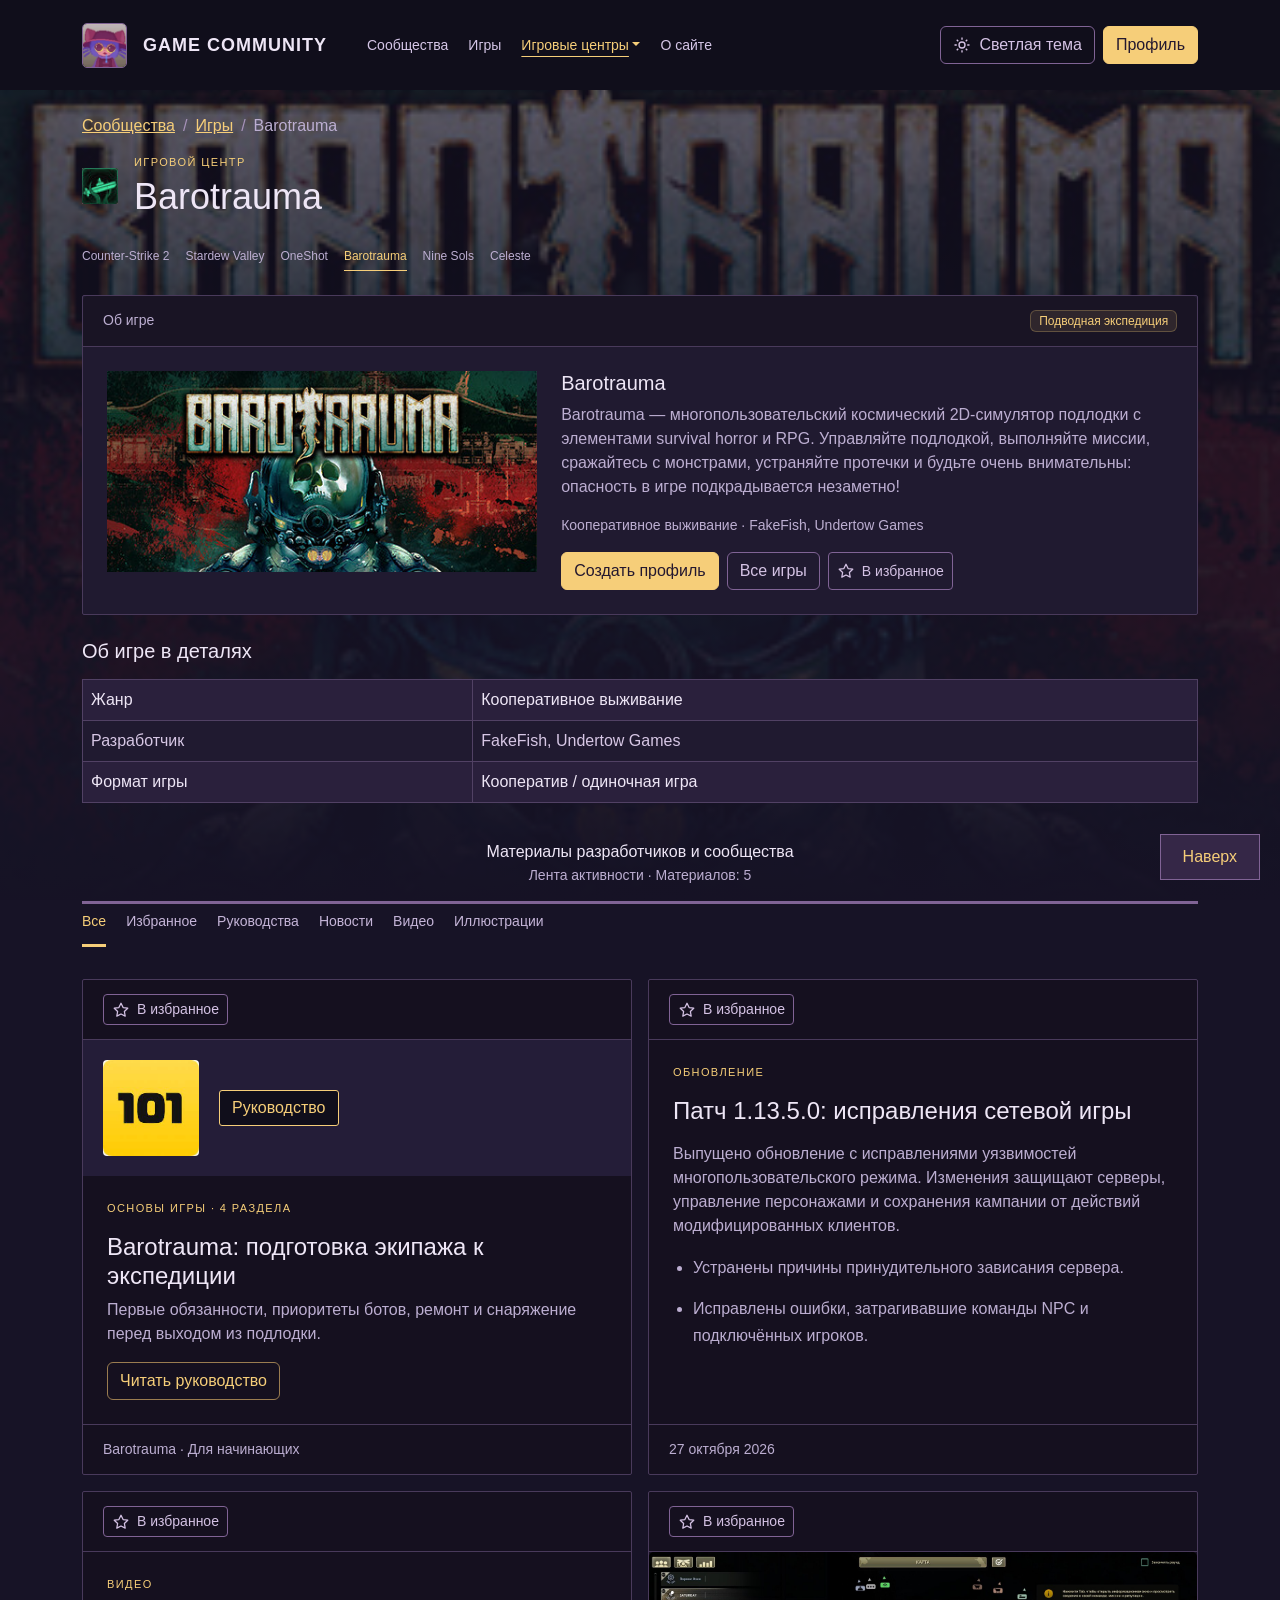
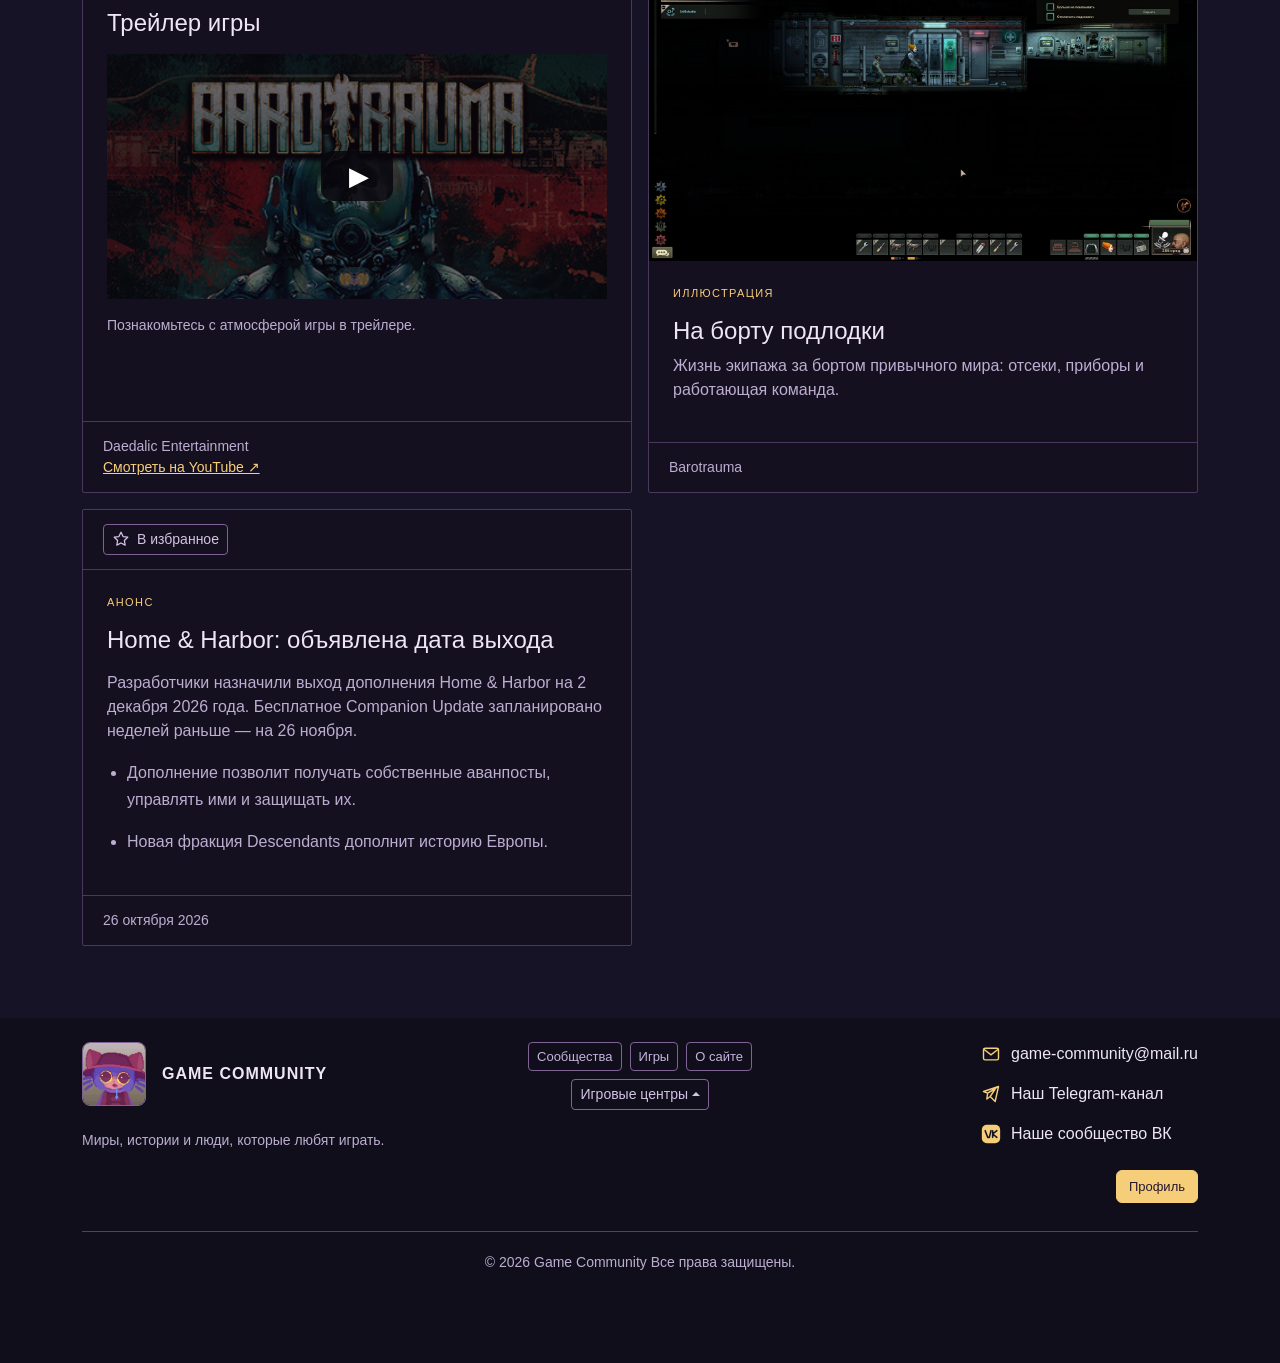
<file: games/barotrauma.html>
<!DOCTYPE html>
<html lang="ru" data-bs-theme="dark">
  <head>
    <meta charset="UTF-8">
    <meta name="viewport" content="width=device-width, initial-scale=1.0">
    <script src="../js/theme.js"></script>
    <script src="../js/layout.js" defer></script>
    <meta name="description" content="Barotrauma: выживание экипажа подлодки в глубинах Европы. Описание, новости и материалы в Game Community.">
    <link rel="canonical" href="https://imbread300.github.io/game-community/games/barotrauma.html">
    <meta property="og:url" content="https://imbread300.github.io/game-community/games/barotrauma.html">
    <meta property="og:type" content="website">
    <meta property="og:site_name" content="Game Community">
    <meta property="og:locale" content="ru_RU">
    <meta property="og:title" content="Barotrauma — Game Community">
    <meta property="og:description" content="Barotrauma: выживание экипажа подлодки в глубинах Европы. Описание, новости и материалы в Game Community.">
    <meta property="og:image" content="https://imbread300.github.io/game-community/images/preview.jpg">
    <meta property="og:image:type" content="image/jpeg">
    <meta property="og:image:width" content="735">
    <meta property="og:image:height" content="733">
    <meta property="og:image:alt" content="Game Community — Нико из OneShot">
    <meta name="twitter:card" content="summary">
    <meta name="twitter:title" content="Barotrauma — Game Community">
    <meta name="twitter:description" content="Barotrauma: выживание экипажа подлодки в глубинах Европы. Описание, новости и материалы в Game Community.">
    <meta name="twitter:image" content="https://imbread300.github.io/game-community/images/preview.jpg">
    <meta name="twitter:image:alt" content="Game Community — Нико из OneShot">
    <title>
      Barotrauma — Game Community
    </title>
    <link href="../vendor/bootstrap/css/bootstrap.min.css" rel="stylesheet">
    <link rel="icon" type="image/jpeg" href="../images/preview.jpg">
    <link rel="stylesheet" href="../css/style.css">
  </head>
  <body class="game-page game-page-barotrauma" id="page-top" tabindex="-1">
    <a class="visually-hidden-focusable skip-link" href="#main">
      К основному содержимому
    </a>
    <header class="site-header" data-site-header></header>
    <main class="container py-4" id="main">
      <nav aria-label="Хлебные крошки">
        <ol class="breadcrumb small">
          <li class="breadcrumb-item">
            <a href="../index.html">
              Сообщества
            </a>
          </li>
          <li class="breadcrumb-item">
            <a href="../catalog.html">
              Игры
            </a>
          </li>
          <li class="breadcrumb-item active" aria-current="page">
            Barotrauma
          </li>
        </ol>
      </nav>
      <div class="d-flex align-items-center gap-3 mb-4">
        <img class="game-icon" src="../images/barotrauma-icon.jpg" width="36" height="36" alt="">
        <div>
          <p class="eyebrow mb-1">
            Игровой центр
          </p>
          <h1 class="community-title mb-0">
            Barotrauma
          </h1>
        </div>
      </div>
      <nav class="d-flex flex-wrap gap-3 mb-4" aria-label="Другие игровые центры">
        <a class="game-switch-link" href="../games/cs2.html">Counter-Strike 2</a>
        <a class="game-switch-link" href="../games/stardew-valley.html">Stardew Valley</a>
        <a class="game-switch-link" href="../games/oneshot.html">OneShot</a>
        <a class="game-switch-link current" href="../games/barotrauma.html">Barotrauma</a>
        <a class="game-switch-link" href="../games/nine-sols.html">Nine Sols</a>
        <a class="game-switch-link" href="../games/celeste.html">Celeste</a>
      </nav>
      <section class="game-overview card mb-4" aria-labelledby="game-about">
        <div class="card-header d-flex flex-wrap justify-content-between gap-2">
          <span class="small text-body-secondary">
            Об игре
          </span>
          <span class="badge badge-soft">
            Подводная экспедиция
          </span>
        </div>
        <div class="card-body">
          <div class="row g-4">
            <div class="col-12 col-md-5">
              <img class="game-cover" src="../images/barotrauma-header.jpg" width="460" height="215" alt="Обложка Barotrauma">
            </div>
            <div class="col-12 col-md-7">
              <h2 class="h5" id="game-about">
                Barotrauma
              </h2>
              <p class="text-body-secondary">
                Barotrauma — многопользовательский космический 2D-симулятор подлодки с элементами survival horror и RPG. Управляйте подлодкой, выполняйте миссии, сражайтесь с монстрами, устраняйте протечки и будьте очень внимательны: опасность в игре подкрадывается незаметно!
              </p>
              <p class="small text-body-secondary">
                Кооперативное выживание · FakeFish, Undertow Games
              </p>
              <div class="d-flex flex-wrap gap-2">
                <button class="btn btn-primary" type="button" data-bs-toggle="modal" data-bs-target="#joinModal">
                  Создать профиль
                </button>
                <a class="btn btn-outline-secondary" href="../catalog.html">
                  Все игры
                </a>
              </div>
            </div>
          </div>
        </div>
      </section>
      <section class="mb-4" aria-labelledby="facts-title">
        <h2 class="h5 mb-3" id="facts-title">
          Об игре в деталях
        </h2>
        <div class="table-responsive">
          <table class="table table-striped table-bordered align-middle mb-0" aria-labelledby="facts-title">
            <tbody>
              <tr>
                <th scope="row">
                  Жанр
                </th>
                <td>
                  Кооперативное выживание
                </td>
              </tr>
              <tr>
                <th scope="row">
                  Разработчик
                </th>
                <td>
                  FakeFish, Undertow Games
                </td>
              </tr>
              <tr>
                <th scope="row">
                  Формат игры
                </th>
                <td>
                  Кооператив / одиночная игра
                </td>
              </tr>
            </tbody>
          </table>
        </div>
      </section>
      <section id="game-feed" aria-labelledby="feed-title">
        <div class="feed-heading">
          <h2 class="h6 mb-1" id="feed-title">
            Материалы разработчиков и сообщества
          </h2>
          <p class="small text-body-secondary mb-0">
            Лента активности ·
            <span id="content-count" role="status" aria-live="polite">
              Материалов: 5
            </span>
          </p>
        </div>
      <div class="content-tabs mb-3" role="group" aria-label="Тип материалов">
        <button class="btn content-filter active" type="button" data-content-filter="all" aria-pressed="true" aria-controls="content-grid">
          Все
        </button>
        <button class="btn content-filter" type="button" data-content-filter="favorites" aria-pressed="false" aria-controls="content-grid">Избранное</button>
        <button class="btn content-filter" type="button" data-content-filter="guides" aria-pressed="false" aria-controls="content-grid">Руководства</button>
        <button class="btn content-filter" type="button" data-content-filter="news" aria-pressed="false" aria-controls="content-grid">Новости</button>
        <button class="btn content-filter" type="button" data-content-filter="videos" aria-pressed="false" aria-controls="content-grid">
          Видео
        </button>
        <button class="btn content-filter" type="button" data-content-filter="artwork" aria-pressed="false" aria-controls="content-grid">
          Иллюстрации
        </button>
      </div>
        <div class="row g-3 mt-1" id="content-grid">
          <div class="col-12 col-md-6 content-item" data-content-type="guides">
            <article class="card feed-card guide-card h-100">
              <button class="guide-cover-button" type="button" data-bs-toggle="modal" data-bs-target="#guideModal" data-guide="barotrauma" aria-label="Открыть руководство: Barotrauma: подготовка экипажа к экспедиции">
                <img class="guide-avatar" src="../images/guides/barotrauma.jpg" width="96" height="96" alt="" loading="lazy">
                <span class="guide-cover-label">Руководство</span>
              </button>
              <div class="card-body d-flex flex-column">
                <p class="eyebrow">Основы игры · 4 раздела</p>
                <h3 class="h4">Barotrauma: подготовка экипажа к экспедиции</h3>
                <p class="text-body-secondary">Первые обязанности, приоритеты ботов, ремонт и снаряжение перед выходом из подлодки.</p>
                <button class="btn btn-outline-primary align-self-start mt-auto" type="button" data-bs-toggle="modal" data-bs-target="#guideModal" data-guide="barotrauma">Читать руководство</button>
              </div>
              <div class="card-footer small text-body-secondary">Barotrauma · Для начинающих</div>
            </article>
          </div>

          <div class="col-12 col-md-6 content-item" data-content-type="news">
            <article class="card feed-card h-100" aria-labelledby="activity-barotrauma-0">
              <div class="card-body">
                <p class="eyebrow">Обновление</p>
                <h3 class="h4" id="activity-barotrauma-0">Патч 1.13.5.0: исправления сетевой игры</h3>
                <p class="text-body-secondary mt-3">Выпущено обновление с исправлениями уязвимостей многопользовательского режима. Изменения защищают серверы, управление персонажами и сохранения кампании от действий модифицированных клиентов.</p>
                <ul class="guide-steps text-body-secondary">
                  <li>Устранены причины принудительного зависания сервера.</li>
                  <li>Исправлены ошибки, затрагивавшие команды NPC и подключённых игроков.</li>
                </ul>
              </div>
              <div class="card-footer small text-body-secondary">
                <time datetime="2026-10-27">27 октября 2026</time>
              </div>
            </article>
          </div>
          <div class="col-12 col-md-6 content-item" data-content-type="videos">
            <article class="card feed-card h-100">
              <div class="card-body">
                <p class="eyebrow">
                  Видео
                </p>
                <h3 class="h4">
                  Трейлер игры
                </h3>
                <a class="video-preview mt-3" href="https://www.youtube.com/watch?v=pau93Z-46GQ" aria-label="Посмотреть трейлер Barotrauma на YouTube">
                  <img src="../images/barotrauma-header.jpg" width="460" height="215" alt="Обложка Barotrauma" loading="lazy">
                  <span class="play-symbol" aria-hidden="true">
                    ▶
                  </span>
                </a>
                <p class="small text-body-secondary mt-3 mb-0">
                  Познакомьтесь с атмосферой игры в трейлере.
                </p>
              </div>
              <div class="card-footer small text-body-secondary">
                Daedalic Entertainment
                <a class="d-block" href="https://www.youtube.com/watch?v=pau93Z-46GQ">
                  Смотреть на YouTube ↗
                </a>
              </div>
            </article>
          </div>
          <div class="col-12 col-md-6 content-item" data-content-type="artwork">
            <article class="card feed-card h-100">
              <a href="../images/barotrauma-illustration.jpg" aria-label="Открыть изображение Barotrauma в полном размере">
                <img class="card-img-top game-illustration" src="../images/barotrauma-illustration.jpg" width="1600" height="900" alt="На борту подлодки — Barotrauma" loading="lazy">
              </a>
              <div class="card-body">
                <p class="eyebrow">Иллюстрация</p>
                <h3 class="h4">На борту подлодки</h3>
                <p class="text-body-secondary">Жизнь экипажа за бортом привычного мира: отсеки, приборы и работающая команда.</p>
              </div>
              <div class="card-footer small text-body-secondary">Barotrauma</div>
            </article>
          </div>
          <div class="col-12 col-md-6 content-item" data-content-type="news">
            <article class="card feed-card h-100" aria-labelledby="activity-barotrauma-1">
              <div class="card-body">
                <p class="eyebrow">Анонс</p>
                <h3 class="h4" id="activity-barotrauma-1">Home &amp; Harbor: объявлена дата выхода</h3>
                <p class="text-body-secondary mt-3">Разработчики назначили выход дополнения Home &amp; Harbor на 2 декабря 2026 года. Бесплатное Companion Update запланировано неделей раньше — на 26 ноября.</p>
                <ul class="guide-steps text-body-secondary">
                  <li>Дополнение позволит получать собственные аванпосты, управлять ими и защищать их.</li>
                  <li>Новая фракция Descendants дополнит историю Европы.</li>
                </ul>
              </div>
              <div class="card-footer small text-body-secondary">
                <time datetime="2026-10-26">26 октября 2026</time>
              </div>
            </article>
          </div>
        </div>
        <p class="alert alert-secondary mt-3" id="content-empty" role="status" hidden>
          Здесь пока нет материалов. Добавьте их в избранное или выберите «Все».
        </p>
      </section>
    </main>
    <footer class="site-footer py-4 mt-5" data-site-footer></footer>
    <div class="page-actions" aria-label="Быстрые действия">
      <a class="back-to-top" href="#page-top" aria-label="Вернуться к началу страницы">Наверх</a>
    </div>
    <div class="modal fade" id="joinModal" tabindex="-1" aria-labelledby="joinModalTitle" aria-hidden="true">
      <div class="modal-dialog modal-dialog-centered modal-dialog-scrollable">
        <div class="modal-content">
          <div class="modal-header">
            <h2 class="modal-title h5" id="joinModalTitle">
              Создать профиль
            </h2>
            <button class="btn-close" type="button" data-bs-dismiss="modal" aria-label="Закрыть">
            </button>
          </div>
          <div class="modal-body">
            <p class="small text-body-secondary">
              Найдите людей с тем же увлечением.
            </p>
            <form class="needs-validation" id="quick-join-form" data-application-form novalidate>
              <div class="alert alert-success" data-form-result role="status" tabindex="-1" hidden>
              </div>
              <div class="mb-3">
                <label class="form-label" for="quick-name">
                  Как к вам обращаться *
                </label>
                <input class="form-control" id="quick-name" name="name" type="text" required autocomplete="name" maxlength="60" minlength="2" data-trim="true">
                <div class="invalid-feedback">
                  Введите имя: от 2 до 60 символов.
                </div>
              </div>
              <div class="mb-3">
                <label class="form-label" for="quick-email">
                  E-mail *
                </label>
                <input class="form-control" id="quick-email" name="email" type="email" required autocomplete="email" maxlength="254">
                <div class="invalid-feedback">
                  Укажите корректный e-mail.
                </div>
              </div>
              <div class="form-check">
                <input class="form-check-input" id="quick-agree" type="checkbox" name="agree" required>
                <label class="form-check-label small" for="quick-agree">
                  Согласен на обработку указанных данных *
                </label>
                <div class="invalid-feedback">
                  Подтвердите согласие.
                </div>
              </div>
            </form>
          </div>
          <div class="modal-footer">
            <button class="btn btn-outline-secondary" type="button" data-bs-dismiss="modal">
              Закрыть
            </button>
            <button class="btn btn-primary" type="submit" form="quick-join-form">
              Сохранить профиль
            </button>
          </div>
        </div>
      </div>
    </div>
    <div class="modal fade guide-reader" id="guideModal" tabindex="-1" aria-labelledby="guideModalTitle" aria-hidden="true">
      <div class="modal-dialog modal-xl modal-dialog-centered modal-dialog-scrollable">
        <div class="modal-content">
          <div class="modal-header align-items-start">
            <div><p class="eyebrow mb-1">Руководство сообщества</p><h2 class="modal-title h4" id="guideModalTitle" tabindex="-1">Руководство</h2></div>
            <button class="btn-close ms-auto" type="button" data-bs-dismiss="modal" aria-label="Закрыть руководство"></button>
          </div>
          <div class="modal-body" data-guide-body></div>
          <div class="modal-footer"><span class="small text-body-secondary me-auto">Escape — закрыть и вернуться к ленте</span><button class="btn btn-outline-secondary" type="button" data-bs-dismiss="modal">Закрыть</button></div>
        </div>
      </div>
    </div>
    <script src="../vendor/bootstrap/js/bootstrap.bundle.min.js">
    </script>
    <script src="../js/main.js">
    </script>
    <script src="../js/guides.js"></script>
    <script src="../js/favorites.js"></script>
  </body>
</html>
</file>
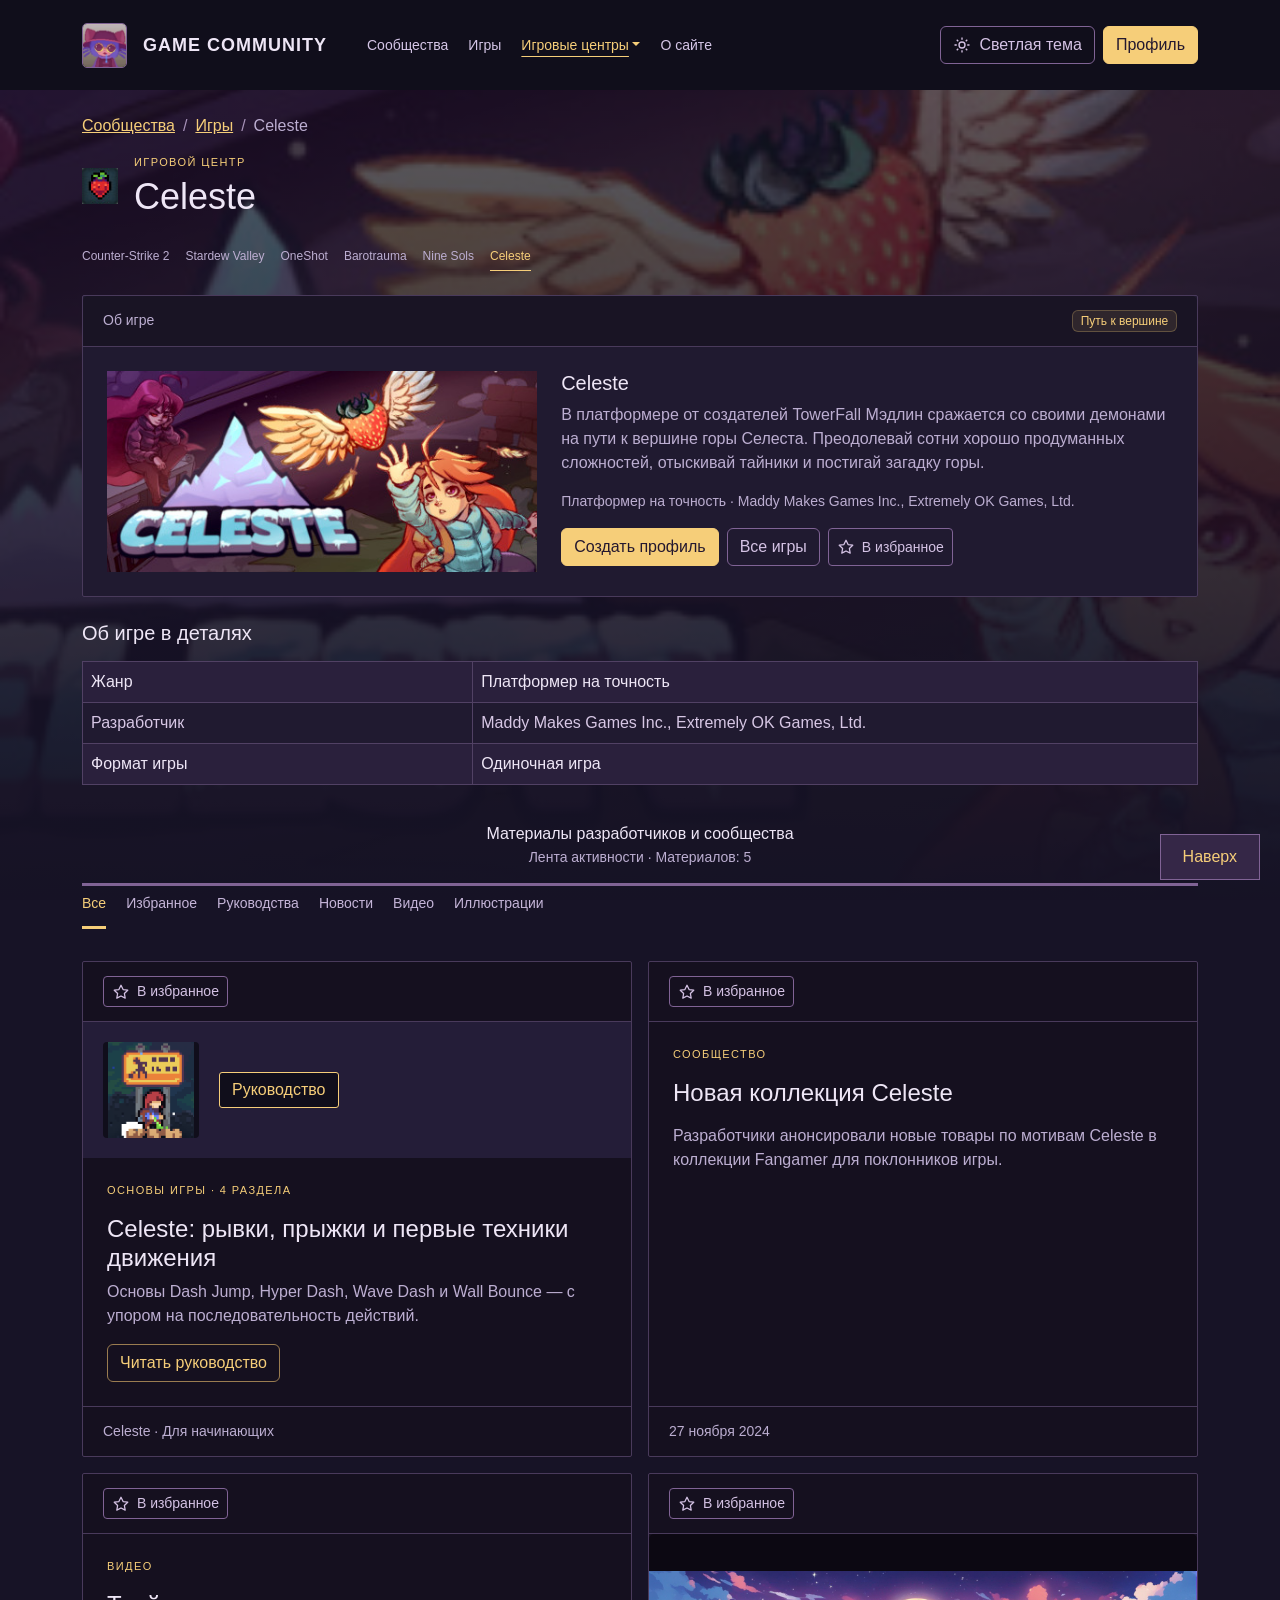
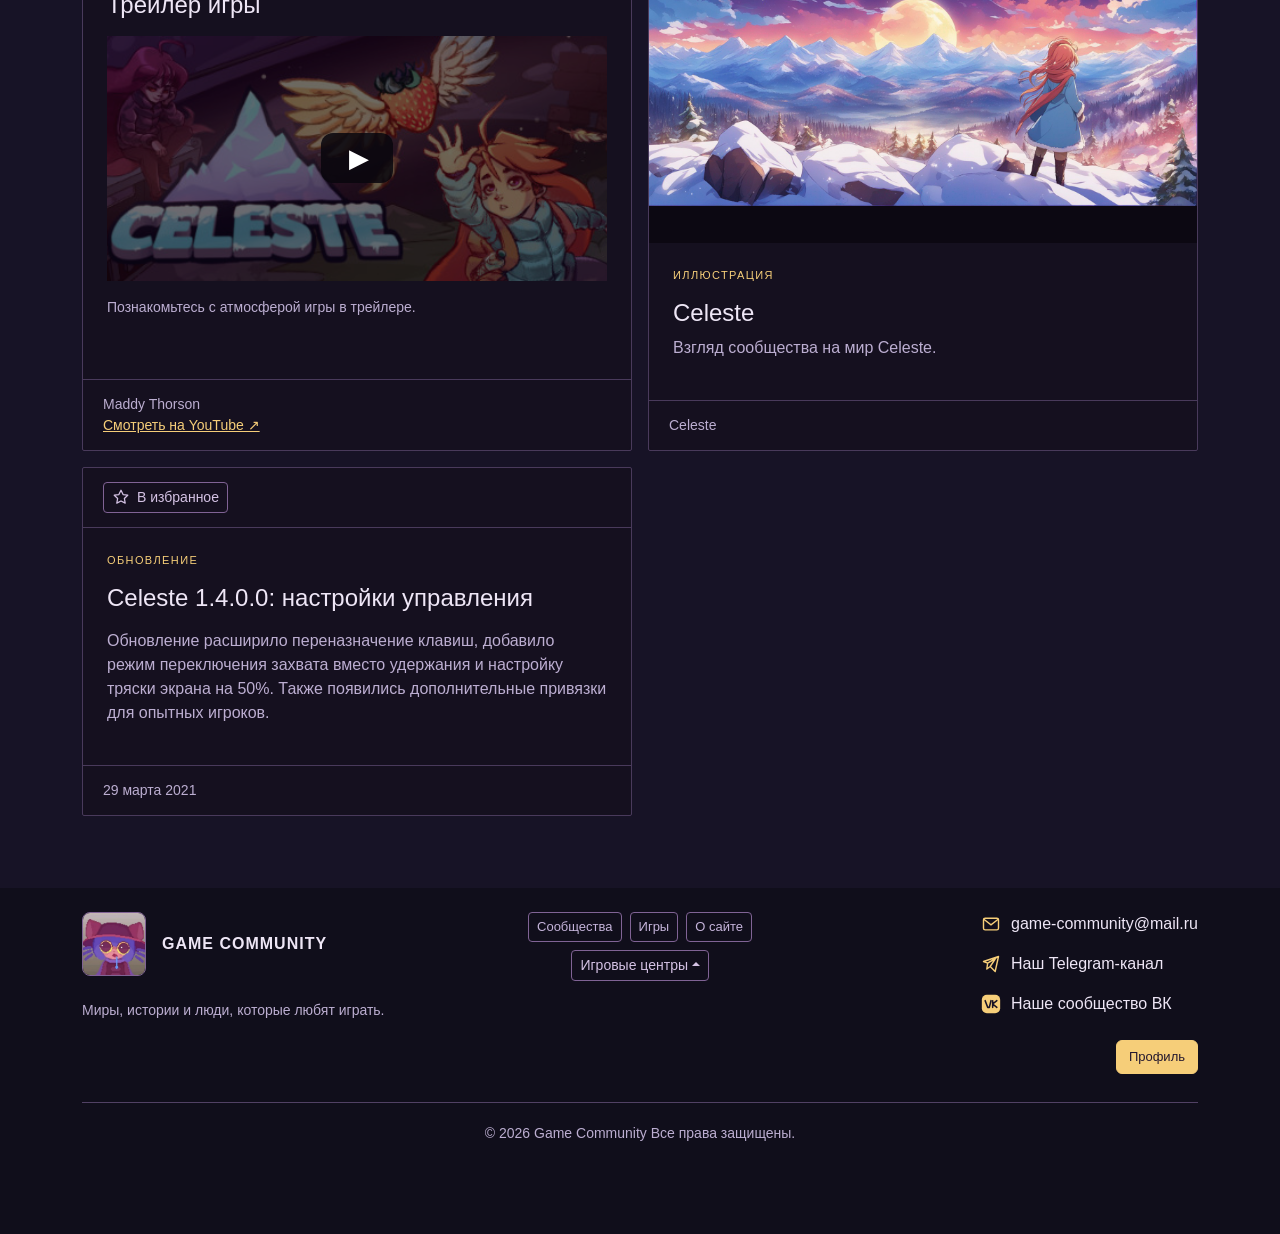
<file: games/celeste.html>
<!DOCTYPE html>
<html lang="ru" data-bs-theme="dark">
  <head>
    <meta charset="UTF-8">
    <meta name="viewport" content="width=device-width, initial-scale=1.0">
    <script src="../js/theme.js"></script>
    <script src="../js/layout.js" defer></script>
    <meta name="description" content="Celeste: восхождение Мэдлин к вершине, точные прыжки и скрытые маршруты. Описание и материалы в Game Community.">
    <link rel="canonical" href="https://imbread300.github.io/game-community/games/celeste.html">
    <meta property="og:url" content="https://imbread300.github.io/game-community/games/celeste.html">
    <meta property="og:type" content="website">
    <meta property="og:site_name" content="Game Community">
    <meta property="og:locale" content="ru_RU">
    <meta property="og:title" content="Celeste — Game Community">
    <meta property="og:description" content="Celeste: восхождение Мэдлин к вершине, точные прыжки и скрытые маршруты. Описание и материалы в Game Community.">
    <meta property="og:image" content="https://imbread300.github.io/game-community/images/preview.jpg">
    <meta property="og:image:type" content="image/jpeg">
    <meta property="og:image:width" content="735">
    <meta property="og:image:height" content="733">
    <meta property="og:image:alt" content="Game Community — Нико из OneShot">
    <meta name="twitter:card" content="summary">
    <meta name="twitter:title" content="Celeste — Game Community">
    <meta name="twitter:description" content="Celeste: восхождение Мэдлин к вершине, точные прыжки и скрытые маршруты. Описание и материалы в Game Community.">
    <meta name="twitter:image" content="https://imbread300.github.io/game-community/images/preview.jpg">
    <meta name="twitter:image:alt" content="Game Community — Нико из OneShot">
    <title>
      Celeste — Game Community
    </title>
    <link href="../vendor/bootstrap/css/bootstrap.min.css" rel="stylesheet">
    <link rel="icon" type="image/jpeg" href="../images/preview.jpg">
    <link rel="stylesheet" href="../css/style.css">
  </head>
  <body class="game-page game-page-celeste" id="page-top" tabindex="-1">
    <a class="visually-hidden-focusable skip-link" href="#main">
      К основному содержимому
    </a>
    <header class="site-header" data-site-header></header>
    <main class="container py-4" id="main">
      <nav aria-label="Хлебные крошки">
        <ol class="breadcrumb small">
          <li class="breadcrumb-item">
            <a href="../index.html">
              Сообщества
            </a>
          </li>
          <li class="breadcrumb-item">
            <a href="../catalog.html">
              Игры
            </a>
          </li>
          <li class="breadcrumb-item active" aria-current="page">
            Celeste
          </li>
        </ol>
      </nav>
      <div class="d-flex align-items-center gap-3 mb-4">
        <img class="game-icon" src="../images/celeste-icon.jpg" width="36" height="36" alt="">
        <div>
          <p class="eyebrow mb-1">
            Игровой центр
          </p>
          <h1 class="community-title mb-0">
            Celeste
          </h1>
        </div>
      </div>
      <nav class="d-flex flex-wrap gap-3 mb-4" aria-label="Другие игровые центры">
        <a class="game-switch-link" href="../games/cs2.html">Counter-Strike 2</a>
        <a class="game-switch-link" href="../games/stardew-valley.html">Stardew Valley</a>
        <a class="game-switch-link" href="../games/oneshot.html">OneShot</a>
        <a class="game-switch-link" href="../games/barotrauma.html">Barotrauma</a>
        <a class="game-switch-link" href="../games/nine-sols.html">Nine Sols</a>
        <a class="game-switch-link current" href="../games/celeste.html">Celeste</a>
      </nav>
      <section class="game-overview card mb-4" aria-labelledby="game-about">
        <div class="card-header d-flex flex-wrap justify-content-between gap-2">
          <span class="small text-body-secondary">
            Об игре
          </span>
          <span class="badge badge-soft">
            Путь к вершине
          </span>
        </div>
        <div class="card-body">
          <div class="row g-4">
            <div class="col-12 col-md-5">
              <img class="game-cover" src="../images/celeste-header.jpg" width="460" height="215" alt="Обложка Celeste">
            </div>
            <div class="col-12 col-md-7">
              <h2 class="h5" id="game-about">
                Celeste
              </h2>
              <p class="text-body-secondary">
                В платформере от создателей TowerFall Мэдлин сражается со своими демонами на пути к вершине горы Селеста. Преодолевай сотни хорошо продуманных сложностей, отыскивай тайники и постигай загадку горы.
              </p>
              <p class="small text-body-secondary">
                Платформер на точность · Maddy Makes Games Inc., Extremely OK Games, Ltd.
              </p>
              <div class="d-flex flex-wrap gap-2">
                <button class="btn btn-primary" type="button" data-bs-toggle="modal" data-bs-target="#joinModal">
                  Создать профиль
                </button>
                <a class="btn btn-outline-secondary" href="../catalog.html">
                  Все игры
                </a>
              </div>
            </div>
          </div>
        </div>
      </section>
      <section class="mb-4" aria-labelledby="facts-title">
        <h2 class="h5 mb-3" id="facts-title">
          Об игре в деталях
        </h2>
        <div class="table-responsive">
          <table class="table table-striped table-bordered align-middle mb-0" aria-labelledby="facts-title">
            <tbody>
              <tr>
                <th scope="row">
                  Жанр
                </th>
                <td>
                  Платформер на точность
                </td>
              </tr>
              <tr>
                <th scope="row">
                  Разработчик
                </th>
                <td>
                  Maddy Makes Games Inc., Extremely OK Games, Ltd.
                </td>
              </tr>
              <tr>
                <th scope="row">
                  Формат игры
                </th>
                <td>
                  Одиночная игра
                </td>
              </tr>
            </tbody>
          </table>
        </div>
      </section>
      <section id="game-feed" aria-labelledby="feed-title">
        <div class="feed-heading">
          <h2 class="h6 mb-1" id="feed-title">
            Материалы разработчиков и сообщества
          </h2>
          <p class="small text-body-secondary mb-0">
            Лента активности ·
            <span id="content-count" role="status" aria-live="polite">
              Материалов: 5
            </span>
          </p>
        </div>
      <div class="content-tabs mb-3" role="group" aria-label="Тип материалов">
        <button class="btn content-filter active" type="button" data-content-filter="all" aria-pressed="true" aria-controls="content-grid">
          Все
        </button>
        <button class="btn content-filter" type="button" data-content-filter="favorites" aria-pressed="false" aria-controls="content-grid">Избранное</button>
        <button class="btn content-filter" type="button" data-content-filter="guides" aria-pressed="false" aria-controls="content-grid">Руководства</button>
        <button class="btn content-filter" type="button" data-content-filter="news" aria-pressed="false" aria-controls="content-grid">Новости</button>
        <button class="btn content-filter" type="button" data-content-filter="videos" aria-pressed="false" aria-controls="content-grid">
          Видео
        </button>
        <button class="btn content-filter" type="button" data-content-filter="artwork" aria-pressed="false" aria-controls="content-grid">
          Иллюстрации
        </button>
      </div>
        <div class="row g-3 mt-1" id="content-grid">
          <div class="col-12 col-md-6 content-item" data-content-type="guides">
            <article class="card feed-card guide-card h-100">
              <button class="guide-cover-button" type="button" data-bs-toggle="modal" data-bs-target="#guideModal" data-guide="celeste" aria-label="Открыть руководство: Celeste: рывки, прыжки и первые техники движения">
                <img class="guide-avatar" src="../images/guides/celeste.jpg" width="96" height="96" alt="" loading="lazy">
                <span class="guide-cover-label">Руководство</span>
              </button>
              <div class="card-body d-flex flex-column">
                <p class="eyebrow">Основы игры · 4 раздела</p>
                <h3 class="h4">Celeste: рывки, прыжки и первые техники движения</h3>
                <p class="text-body-secondary">Основы Dash Jump, Hyper Dash, Wave Dash и Wall Bounce — с упором на последовательность действий.</p>
                <button class="btn btn-outline-primary align-self-start mt-auto" type="button" data-bs-toggle="modal" data-bs-target="#guideModal" data-guide="celeste">Читать руководство</button>
              </div>
              <div class="card-footer small text-body-secondary">Celeste · Для начинающих</div>
            </article>
          </div>

          <div class="col-12 col-md-6 content-item" data-content-type="news">
            <article class="card feed-card h-100" aria-labelledby="activity-celeste-0">
              <div class="card-body">
                <p class="eyebrow">Сообщество</p>
                <h3 class="h4" id="activity-celeste-0">Новая коллекция Celeste</h3>
                <p class="text-body-secondary mt-3">Разработчики анонсировали новые товары по мотивам Celeste в коллекции Fangamer для поклонников игры.</p>
              </div>
              <div class="card-footer small text-body-secondary"><time datetime="2024-11-27">27 ноября 2024</time></div>
            </article>
          </div>
          <div class="col-12 col-md-6 content-item" data-content-type="videos">
            <article class="card feed-card h-100">
              <div class="card-body">
                <p class="eyebrow">
                  Видео
                </p>
                <h3 class="h4">
                  Трейлер игры
                </h3>
                <a class="video-preview mt-3" href="https://www.youtube.com/watch?v=FqBj2IGg6Uw" aria-label="Посмотреть трейлер Celeste на YouTube">
                  <img src="../images/celeste-header.jpg" width="460" height="215" alt="Обложка Celeste" loading="lazy">
                  <span class="play-symbol" aria-hidden="true">
                    ▶
                  </span>
                </a>
                <p class="small text-body-secondary mt-3 mb-0">
                  Познакомьтесь с атмосферой игры в трейлере.
                </p>
              </div>
              <div class="card-footer small text-body-secondary">
                Maddy Thorson
                <a class="d-block" href="https://www.youtube.com/watch?v=FqBj2IGg6Uw">
                  Смотреть на YouTube ↗
                </a>
              </div>
            </article>
          </div>
          <div class="col-12 col-md-6 content-item" data-content-type="artwork">
            <article class="card feed-card h-100">
              <a href="../images/celeste-illustration.jpg" aria-label="Открыть изображение Celeste в полном размере">
                <img class="card-img-top game-illustration" src="../images/celeste-illustration.jpg" width="1564" height="670" alt="Celeste — Celeste" loading="lazy">
              </a>
              <div class="card-body">
                <p class="eyebrow">Иллюстрация</p>
                <h3 class="h4">Celeste</h3>
                <p class="text-body-secondary">Взгляд сообщества на мир Celeste.</p>
              </div>
              <div class="card-footer small text-body-secondary">Celeste</div>
            </article>
          </div>
          <div class="col-12 col-md-6 content-item" data-content-type="news">
            <article class="card feed-card h-100" aria-labelledby="activity-celeste-1">
              <div class="card-body">
                <p class="eyebrow">Обновление</p>
                <h3 class="h4" id="activity-celeste-1">Celeste 1.4.0.0: настройки управления</h3>
                <p class="text-body-secondary mt-3">Обновление расширило переназначение клавиш, добавило режим переключения захвата вместо удержания и настройку тряски экрана на 50%. Также появились дополнительные привязки для опытных игроков.</p>
              </div>
              <div class="card-footer small text-body-secondary"><time datetime="2021-03-29">29 марта 2021</time></div>
            </article>
          </div>
        </div>
        <p class="alert alert-secondary mt-3" id="content-empty" role="status" hidden>
          Здесь пока нет материалов. Добавьте их в избранное или выберите «Все».
        </p>
      </section>
    </main>
    <footer class="site-footer py-4 mt-5" data-site-footer></footer>
    <div class="page-actions" aria-label="Быстрые действия">
      <a class="back-to-top" href="#page-top" aria-label="Вернуться к началу страницы">Наверх</a>
    </div>
    <div class="modal fade" id="joinModal" tabindex="-1" aria-labelledby="joinModalTitle" aria-hidden="true">
      <div class="modal-dialog modal-dialog-centered modal-dialog-scrollable">
        <div class="modal-content">
          <div class="modal-header">
            <h2 class="modal-title h5" id="joinModalTitle">
              Создать профиль
            </h2>
            <button class="btn-close" type="button" data-bs-dismiss="modal" aria-label="Закрыть">
            </button>
          </div>
          <div class="modal-body">
            <p class="small text-body-secondary">
              Найдите людей с тем же увлечением.
            </p>
            <form class="needs-validation" id="quick-join-form" data-application-form novalidate>
              <div class="alert alert-success" data-form-result role="status" tabindex="-1" hidden>
              </div>
              <div class="mb-3">
                <label class="form-label" for="quick-name">
                  Как к вам обращаться *
                </label>
                <input class="form-control" id="quick-name" name="name" type="text" required autocomplete="name" maxlength="60" minlength="2" data-trim="true">
                <div class="invalid-feedback">
                  Введите имя: от 2 до 60 символов.
                </div>
              </div>
              <div class="mb-3">
                <label class="form-label" for="quick-email">
                  E-mail *
                </label>
                <input class="form-control" id="quick-email" name="email" type="email" required autocomplete="email" maxlength="254">
                <div class="invalid-feedback">
                  Укажите корректный e-mail.
                </div>
              </div>
              <div class="form-check">
                <input class="form-check-input" id="quick-agree" type="checkbox" name="agree" required>
                <label class="form-check-label small" for="quick-agree">
                  Согласен на обработку указанных данных *
                </label>
                <div class="invalid-feedback">
                  Подтвердите согласие.
                </div>
              </div>
            </form>
          </div>
          <div class="modal-footer">
            <button class="btn btn-outline-secondary" type="button" data-bs-dismiss="modal">
              Закрыть
            </button>
            <button class="btn btn-primary" type="submit" form="quick-join-form">
              Сохранить профиль
            </button>
          </div>
        </div>
      </div>
    </div>
    <div class="modal fade guide-reader" id="guideModal" tabindex="-1" aria-labelledby="guideModalTitle" aria-hidden="true">
      <div class="modal-dialog modal-xl modal-dialog-centered modal-dialog-scrollable">
        <div class="modal-content">
          <div class="modal-header align-items-start">
            <div><p class="eyebrow mb-1">Руководство сообщества</p><h2 class="modal-title h4" id="guideModalTitle" tabindex="-1">Руководство</h2></div>
            <button class="btn-close ms-auto" type="button" data-bs-dismiss="modal" aria-label="Закрыть руководство"></button>
          </div>
          <div class="modal-body" data-guide-body></div>
          <div class="modal-footer"><span class="small text-body-secondary me-auto">Escape — закрыть и вернуться к ленте</span><button class="btn btn-outline-secondary" type="button" data-bs-dismiss="modal">Закрыть</button></div>
        </div>
      </div>
    </div>
    <script src="../vendor/bootstrap/js/bootstrap.bundle.min.js">
    </script>
    <script src="../js/main.js">
    </script>
    <script src="../js/guides.js"></script>
    <script src="../js/favorites.js"></script>
  </body>
</html>
</file>
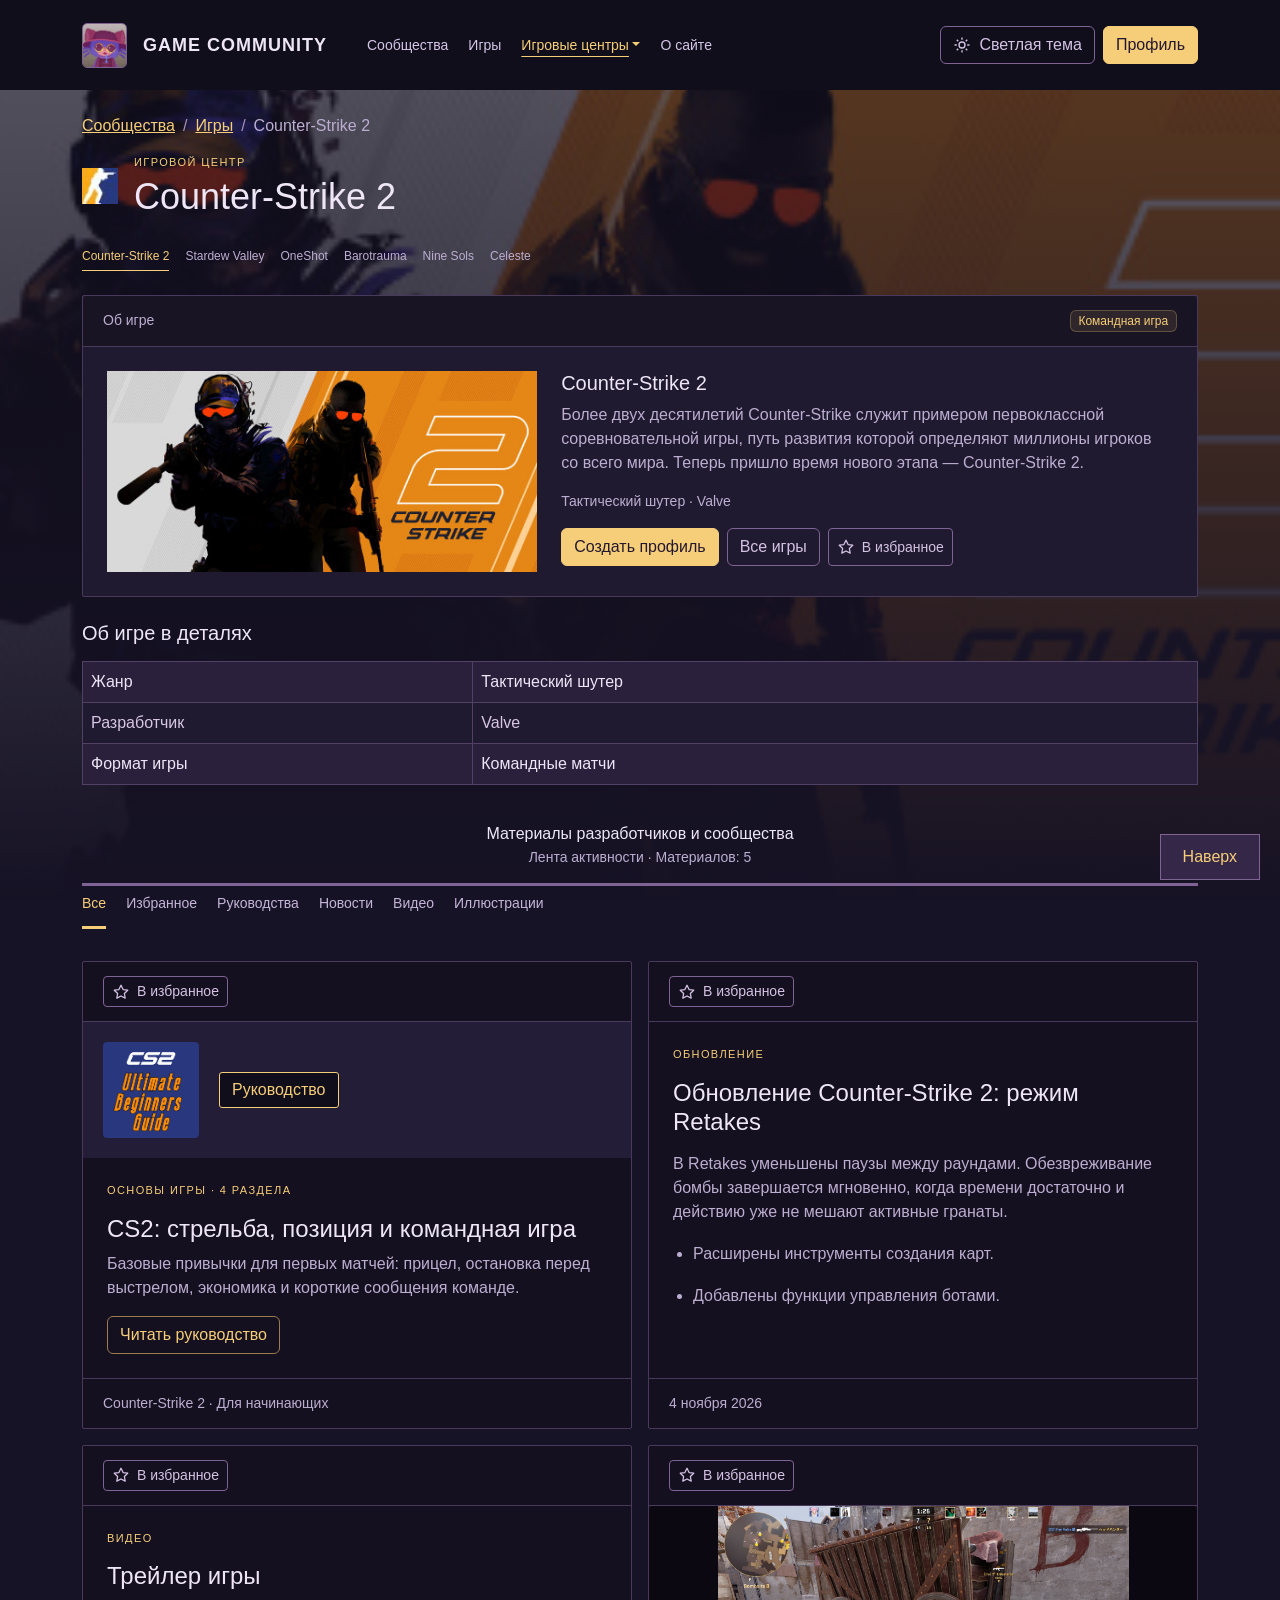
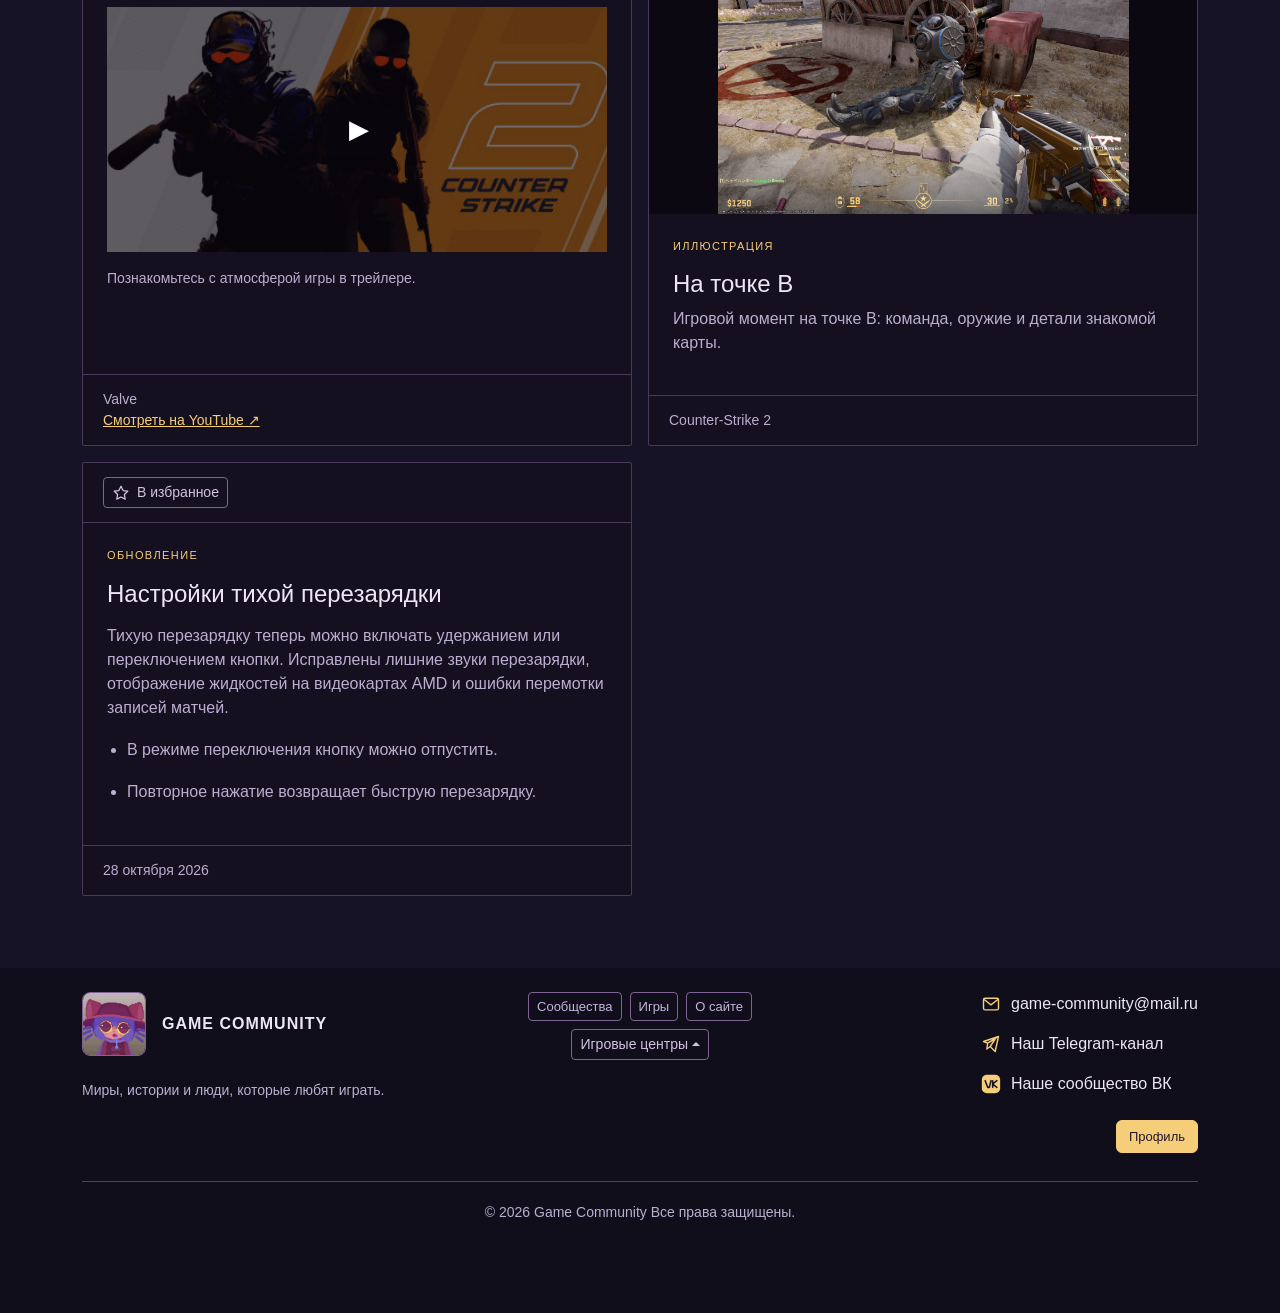
<file: games/cs2.html>
<!DOCTYPE html>
<html lang="ru" data-bs-theme="dark">
  <head>
    <meta charset="UTF-8">
    <meta name="viewport" content="width=device-width, initial-scale=1.0">
    <script src="../js/theme.js"></script>
    <script src="../js/layout.js" defer></script>
    <meta name="description" content="Counter-Strike 2: командный шутер, характеристики игры, новости, изображения и трейлер в Game Community.">
    <link rel="canonical" href="https://imbread300.github.io/game-community/games/cs2.html">
    <meta property="og:url" content="https://imbread300.github.io/game-community/games/cs2.html">
    <meta property="og:type" content="website">
    <meta property="og:site_name" content="Game Community">
    <meta property="og:locale" content="ru_RU">
    <meta property="og:title" content="Counter-Strike 2 — Game Community">
    <meta property="og:description" content="Counter-Strike 2: командный шутер, характеристики игры, новости, изображения и трейлер в Game Community.">
    <meta property="og:image" content="https://imbread300.github.io/game-community/images/preview.jpg">
    <meta property="og:image:type" content="image/jpeg">
    <meta property="og:image:width" content="735">
    <meta property="og:image:height" content="733">
    <meta property="og:image:alt" content="Game Community — Нико из OneShot">
    <meta name="twitter:card" content="summary">
    <meta name="twitter:title" content="Counter-Strike 2 — Game Community">
    <meta name="twitter:description" content="Counter-Strike 2: командный шутер, характеристики игры, новости, изображения и трейлер в Game Community.">
    <meta name="twitter:image" content="https://imbread300.github.io/game-community/images/preview.jpg">
    <meta name="twitter:image:alt" content="Game Community — Нико из OneShot">
    <title>
      Counter-Strike 2 — Game Community
    </title>
    <link href="../vendor/bootstrap/css/bootstrap.min.css" rel="stylesheet">
    <link rel="icon" type="image/jpeg" href="../images/preview.jpg">
    <link rel="stylesheet" href="../css/style.css">
  </head>
  <body class="game-page game-page-cs2" id="page-top" tabindex="-1">
    <a class="visually-hidden-focusable skip-link" href="#main">
      К основному содержимому
    </a>
    <header class="site-header" data-site-header></header>
    <main class="container py-4" id="main">
      <nav aria-label="Хлебные крошки">
        <ol class="breadcrumb small">
          <li class="breadcrumb-item">
            <a href="../index.html">
              Сообщества
            </a>
          </li>
          <li class="breadcrumb-item">
            <a href="../catalog.html">
              Игры
            </a>
          </li>
          <li class="breadcrumb-item active" aria-current="page">
            Counter-Strike 2
          </li>
        </ol>
      </nav>
      <div class="d-flex align-items-center gap-3 mb-4">
        <img class="game-icon" src="../images/cs2-icon.jpg" width="36" height="36" alt="">
        <div>
          <p class="eyebrow mb-1">
            Игровой центр
          </p>
          <h1 class="community-title mb-0">
            Counter-Strike 2
          </h1>
        </div>
      </div>
      <nav class="d-flex flex-wrap gap-3 mb-4" aria-label="Другие игровые центры">
        <a class="game-switch-link current" href="../games/cs2.html">Counter-Strike 2</a>
        <a class="game-switch-link" href="../games/stardew-valley.html">Stardew Valley</a>
        <a class="game-switch-link" href="../games/oneshot.html">OneShot</a>
        <a class="game-switch-link" href="../games/barotrauma.html">Barotrauma</a>
        <a class="game-switch-link" href="../games/nine-sols.html">Nine Sols</a>
        <a class="game-switch-link" href="../games/celeste.html">Celeste</a>
      </nav>
      <section class="game-overview card mb-4" aria-labelledby="game-about">
        <div class="card-header d-flex flex-wrap justify-content-between gap-2">
          <span class="small text-body-secondary">
            Об игре
          </span>
          <span class="badge badge-soft">
            Командная игра
          </span>
        </div>
        <div class="card-body">
          <div class="row g-4">
            <div class="col-12 col-md-5">
              <img class="game-cover" src="../images/cs2-header.jpg" width="460" height="215" alt="Обложка Counter-Strike 2">
            </div>
            <div class="col-12 col-md-7">
              <h2 class="h5" id="game-about">
                Counter-Strike 2
              </h2>
              <p class="text-body-secondary">
                Более двух десятилетий Counter-Strike служит примером первоклассной соревновательной игры, путь развития которой определяют миллионы игроков со всего мира. Теперь пришло время нового этапа — Counter-Strike 2.
              </p>
              <p class="small text-body-secondary">
                Тактический шутер · Valve
              </p>
              <div class="d-flex flex-wrap gap-2">
                <button class="btn btn-primary" type="button" data-bs-toggle="modal" data-bs-target="#joinModal">
                  Создать профиль
                </button>
                <a class="btn btn-outline-secondary" href="../catalog.html">
                  Все игры
                </a>
              </div>
            </div>
          </div>
        </div>
      </section>
      <section class="mb-4" aria-labelledby="facts-title">
        <h2 class="h5 mb-3" id="facts-title">
          Об игре в деталях
        </h2>
        <div class="table-responsive">
          <table class="table table-striped table-bordered align-middle mb-0" aria-labelledby="facts-title">
            <tbody>
              <tr>
                <th scope="row">
                  Жанр
                </th>
                <td>
                  Тактический шутер
                </td>
              </tr>
              <tr>
                <th scope="row">
                  Разработчик
                </th>
                <td>
                  Valve
                </td>
              </tr>
              <tr>
                <th scope="row">
                  Формат игры
                </th>
                <td>
                  Командные матчи
                </td>
              </tr>
            </tbody>
          </table>
        </div>
      </section>
      <section id="game-feed" aria-labelledby="feed-title">
        <div class="feed-heading">
          <h2 class="h6 mb-1" id="feed-title">
            Материалы разработчиков и сообщества
          </h2>
          <p class="small text-body-secondary mb-0">
            Лента активности ·
            <span id="content-count" role="status" aria-live="polite">
              Материалов: 5
            </span>
          </p>
        </div>
      <div class="content-tabs mb-3" role="group" aria-label="Тип материалов">
        <button class="btn content-filter active" type="button" data-content-filter="all" aria-pressed="true" aria-controls="content-grid">
          Все
        </button>
        <button class="btn content-filter" type="button" data-content-filter="favorites" aria-pressed="false" aria-controls="content-grid">Избранное</button>
        <button class="btn content-filter" type="button" data-content-filter="guides" aria-pressed="false" aria-controls="content-grid">Руководства</button>
        <button class="btn content-filter" type="button" data-content-filter="news" aria-pressed="false" aria-controls="content-grid">Новости</button>
        <button class="btn content-filter" type="button" data-content-filter="videos" aria-pressed="false" aria-controls="content-grid">
          Видео
        </button>
        <button class="btn content-filter" type="button" data-content-filter="artwork" aria-pressed="false" aria-controls="content-grid">
          Иллюстрации
        </button>
      </div>
        <div class="row g-3 mt-1" id="content-grid">
          <div class="col-12 col-md-6 content-item" data-content-type="guides">
            <article class="card feed-card guide-card h-100">
              <button class="guide-cover-button" type="button" data-bs-toggle="modal" data-bs-target="#guideModal" data-guide="cs2" aria-label="Открыть руководство: CS2: стрельба, позиция и командная игра">
                <img class="guide-avatar" src="../images/guides/cs2.jpg" width="96" height="96" alt="" loading="lazy">
                <span class="guide-cover-label">Руководство</span>
              </button>
              <div class="card-body d-flex flex-column">
                <p class="eyebrow">Основы игры · 4 раздела</p>
                <h3 class="h4">CS2: стрельба, позиция и командная игра</h3>
                <p class="text-body-secondary">Базовые привычки для первых матчей: прицел, остановка перед выстрелом, экономика и короткие сообщения команде.</p>
                <button class="btn btn-outline-primary align-self-start mt-auto" type="button" data-bs-toggle="modal" data-bs-target="#guideModal" data-guide="cs2">Читать руководство</button>
              </div>
              <div class="card-footer small text-body-secondary">Counter-Strike 2 · Для начинающих</div>
            </article>
          </div>

          <div class="col-12 col-md-6 content-item" data-content-type="news">
            <article class="card feed-card h-100" aria-labelledby="activity-cs2-0">
              <div class="card-body">
                <p class="eyebrow">Обновление</p>
                <h3 class="h4" id="activity-cs2-0">Обновление Counter-Strike 2: режим Retakes</h3>
                <p class="text-body-secondary mt-3">В Retakes уменьшены паузы между раундами. Обезвреживание бомбы завершается мгновенно, когда времени достаточно и действию уже не мешают активные гранаты.</p>
                <ul class="guide-steps text-body-secondary">
                  <li>Расширены инструменты создания карт.</li>
                  <li>Добавлены функции управления ботами.</li>
                </ul>
              </div>
              <div class="card-footer small text-body-secondary">
                <time datetime="2026-11-04">4 ноября 2026</time>
              </div>
            </article>
          </div>
          <div class="col-12 col-md-6 content-item" data-content-type="videos">
            <article class="card feed-card h-100">
              <div class="card-body">
                <p class="eyebrow">
                  Видео
                </p>
                <h3 class="h4">
                  Трейлер игры
                </h3>
                <a class="video-preview mt-3" href="https://www.youtube.com/watch?v=nSE38xjMLqE" aria-label="Посмотреть трейлер Counter-Strike 2 на YouTube">
                  <img src="../images/cs2-header.jpg" width="460" height="215" alt="Обложка Counter-Strike 2" loading="lazy">
                  <span class="play-symbol" aria-hidden="true">
                    ▶
                  </span>
                </a>
                <p class="small text-body-secondary mt-3 mb-0">
                  Познакомьтесь с атмосферой игры в трейлере.
                </p>
              </div>
              <div class="card-footer small text-body-secondary">
                Valve
                <a class="d-block" href="https://www.youtube.com/watch?v=nSE38xjMLqE">
                  Смотреть на YouTube ↗
                </a>
              </div>
            </article>
          </div>
          <div class="col-12 col-md-6 content-item" data-content-type="artwork">
            <article class="card feed-card h-100">
              <a href="../images/cs2-illustration.jpg" aria-label="Открыть изображение Counter-Strike 2 в полном размере">
                <img class="card-img-top game-illustration" src="../images/cs2-illustration.jpg" width="1440" height="1080" alt="На точке B — Counter-Strike 2" loading="lazy">
              </a>
              <div class="card-body">
                <p class="eyebrow">Иллюстрация</p>
                <h3 class="h4">На точке B</h3>
                <p class="text-body-secondary">Игровой момент на точке B: команда, оружие и детали знакомой карты.</p>
              </div>
              <div class="card-footer small text-body-secondary">Counter-Strike 2</div>
            </article>
          </div>
          <div class="col-12 col-md-6 content-item" data-content-type="news">
            <article class="card feed-card h-100" aria-labelledby="activity-cs2-1">
              <div class="card-body">
                <p class="eyebrow">Обновление</p>
                <h3 class="h4" id="activity-cs2-1">Настройки тихой перезарядки</h3>
                <p class="text-body-secondary mt-3">Тихую перезарядку теперь можно включать удержанием или переключением кнопки. Исправлены лишние звуки перезарядки, отображение жидкостей на видеокартах AMD и ошибки перемотки записей матчей.</p>
                <ul class="guide-steps text-body-secondary">
                  <li>В режиме переключения кнопку можно отпустить.</li>
                  <li>Повторное нажатие возвращает быструю перезарядку.</li>
                </ul>
              </div>
              <div class="card-footer small text-body-secondary">
                <time datetime="2026-10-28">28 октября 2026</time>
              </div>
            </article>
          </div>
        </div>
        <p class="alert alert-secondary mt-3" id="content-empty" role="status" hidden>
          Здесь пока нет материалов. Добавьте их в избранное или выберите «Все».
        </p>
      </section>
    </main>
    <footer class="site-footer py-4 mt-5" data-site-footer></footer>
    <div class="page-actions" aria-label="Быстрые действия">
      <a class="back-to-top" href="#page-top" aria-label="Вернуться к началу страницы">Наверх</a>
    </div>
    <div class="modal fade" id="joinModal" tabindex="-1" aria-labelledby="joinModalTitle" aria-hidden="true">
      <div class="modal-dialog modal-dialog-centered modal-dialog-scrollable">
        <div class="modal-content">
          <div class="modal-header">
            <h2 class="modal-title h5" id="joinModalTitle">
              Создать профиль
            </h2>
            <button class="btn-close" type="button" data-bs-dismiss="modal" aria-label="Закрыть">
            </button>
          </div>
          <div class="modal-body">
            <p class="small text-body-secondary">
              Найдите людей с тем же увлечением.
            </p>
            <form class="needs-validation" id="quick-join-form" data-application-form novalidate>
              <div class="alert alert-success" data-form-result role="status" tabindex="-1" hidden>
              </div>
              <div class="mb-3">
                <label class="form-label" for="quick-name">
                  Как к вам обращаться *
                </label>
                <input class="form-control" id="quick-name" name="name" type="text" required autocomplete="name" maxlength="60" minlength="2" data-trim="true">
                <div class="invalid-feedback">
                  Введите имя: от 2 до 60 символов.
                </div>
              </div>
              <div class="mb-3">
                <label class="form-label" for="quick-email">
                  E-mail *
                </label>
                <input class="form-control" id="quick-email" name="email" type="email" required autocomplete="email" maxlength="254">
                <div class="invalid-feedback">
                  Укажите корректный e-mail.
                </div>
              </div>
              <div class="form-check">
                <input class="form-check-input" id="quick-agree" type="checkbox" name="agree" required>
                <label class="form-check-label small" for="quick-agree">
                  Согласен на обработку указанных данных *
                </label>
                <div class="invalid-feedback">
                  Подтвердите согласие.
                </div>
              </div>
            </form>
          </div>
          <div class="modal-footer">
            <button class="btn btn-outline-secondary" type="button" data-bs-dismiss="modal">
              Закрыть
            </button>
            <button class="btn btn-primary" type="submit" form="quick-join-form">
              Сохранить профиль
            </button>
          </div>
        </div>
      </div>
    </div>
    <div class="modal fade guide-reader" id="guideModal" tabindex="-1" aria-labelledby="guideModalTitle" aria-hidden="true">
      <div class="modal-dialog modal-xl modal-dialog-centered modal-dialog-scrollable">
        <div class="modal-content">
          <div class="modal-header align-items-start">
            <div><p class="eyebrow mb-1">Руководство сообщества</p><h2 class="modal-title h4" id="guideModalTitle" tabindex="-1">Руководство</h2></div>
            <button class="btn-close ms-auto" type="button" data-bs-dismiss="modal" aria-label="Закрыть руководство"></button>
          </div>
          <div class="modal-body" data-guide-body></div>
          <div class="modal-footer"><span class="small text-body-secondary me-auto">Escape — закрыть и вернуться к ленте</span><button class="btn btn-outline-secondary" type="button" data-bs-dismiss="modal">Закрыть</button></div>
        </div>
      </div>
    </div>
    <script src="../vendor/bootstrap/js/bootstrap.bundle.min.js">
    </script>
    <script src="../js/main.js">
    </script>
    <script src="../js/guides.js"></script>
    <script src="../js/favorites.js"></script>
  </body>
</html>
</file>
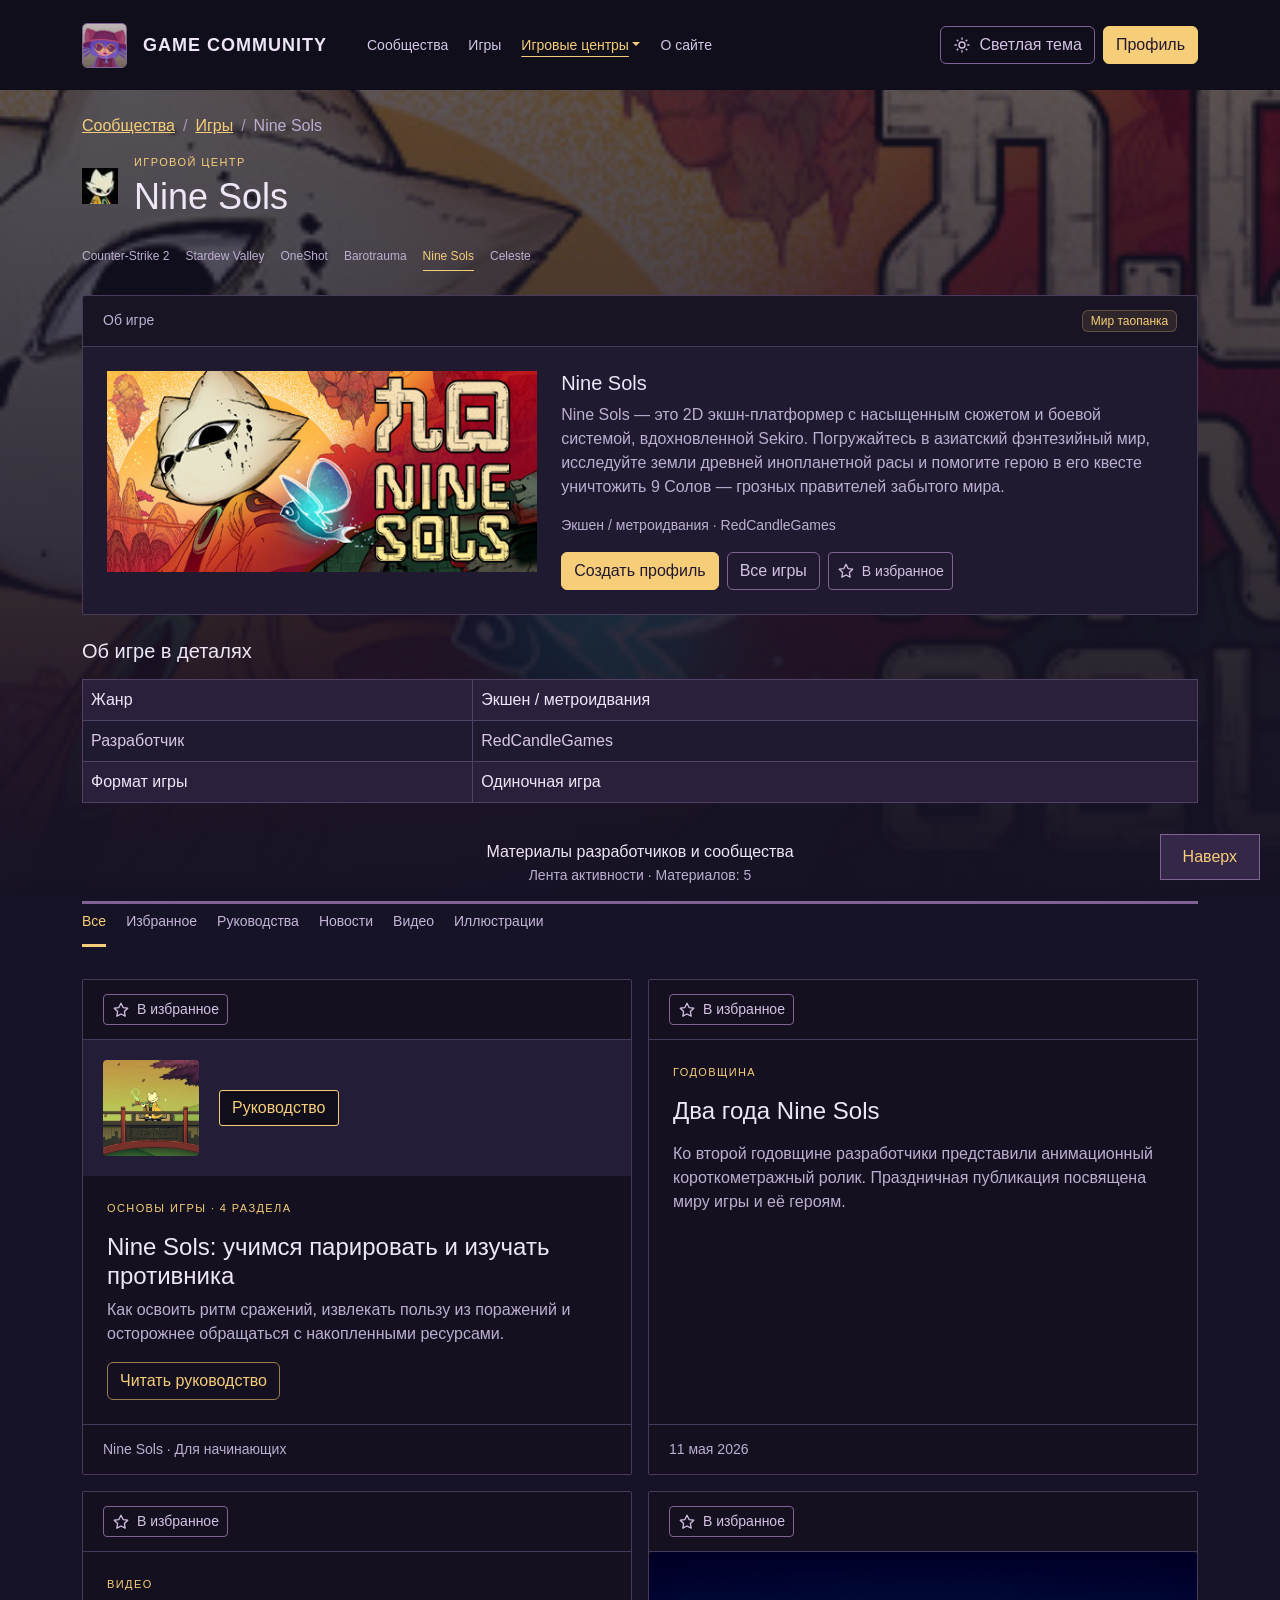
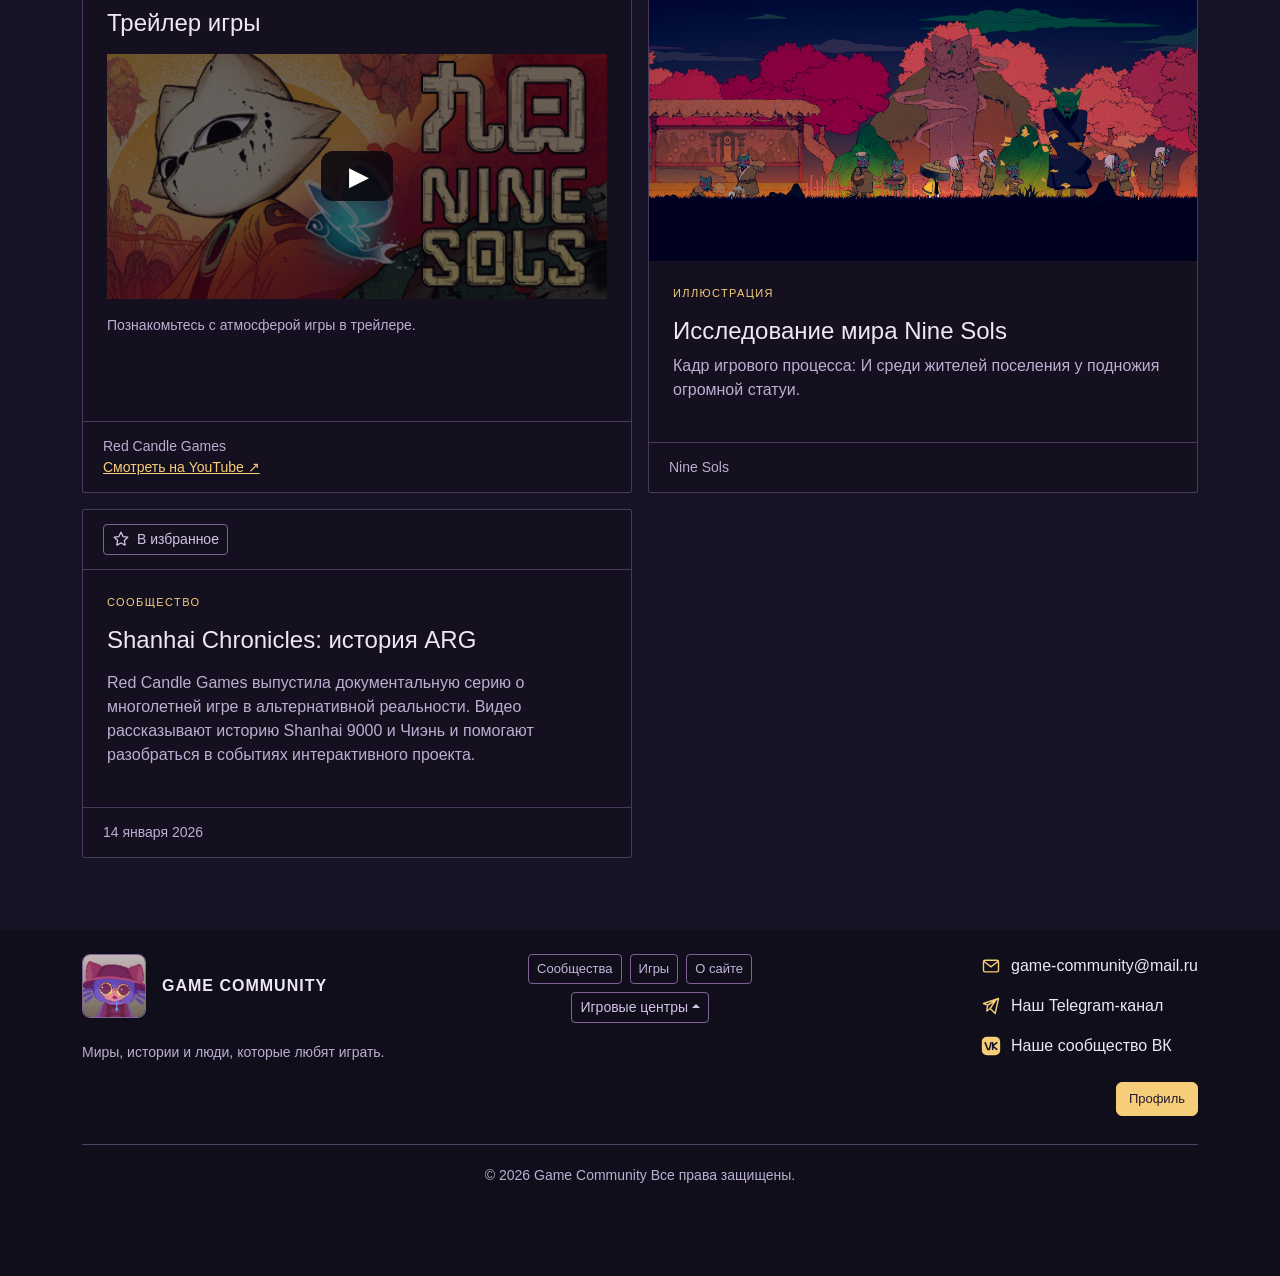
<file: games/nine-sols.html>
<!DOCTYPE html>
<html lang="ru" data-bs-theme="dark">
  <head>
    <meta charset="UTF-8">
    <meta name="viewport" content="width=device-width, initial-scale=1.0">
    <script src="../js/theme.js"></script>
    <script src="../js/layout.js" defer></script>
    <meta name="description" content="Nine Sols: мир таопанка, исследование и бои с парированием. Описание, новости, игровой процесс и трейлер в Game Community.">
    <link rel="canonical" href="https://imbread300.github.io/game-community/games/nine-sols.html">
    <meta property="og:url" content="https://imbread300.github.io/game-community/games/nine-sols.html">
    <meta property="og:type" content="website">
    <meta property="og:site_name" content="Game Community">
    <meta property="og:locale" content="ru_RU">
    <meta property="og:title" content="Nine Sols — Game Community">
    <meta property="og:description" content="Nine Sols: мир таопанка, исследование и бои с парированием. Описание, новости, игровой процесс и трейлер в Game Community.">
    <meta property="og:image" content="https://imbread300.github.io/game-community/images/preview.jpg">
    <meta property="og:image:type" content="image/jpeg">
    <meta property="og:image:width" content="735">
    <meta property="og:image:height" content="733">
    <meta property="og:image:alt" content="Game Community — Нико из OneShot">
    <meta name="twitter:card" content="summary">
    <meta name="twitter:title" content="Nine Sols — Game Community">
    <meta name="twitter:description" content="Nine Sols: мир таопанка, исследование и бои с парированием. Описание, новости, игровой процесс и трейлер в Game Community.">
    <meta name="twitter:image" content="https://imbread300.github.io/game-community/images/preview.jpg">
    <meta name="twitter:image:alt" content="Game Community — Нико из OneShot">
    <title>
      Nine Sols — Game Community
    </title>
    <link href="../vendor/bootstrap/css/bootstrap.min.css" rel="stylesheet">
    <link rel="icon" type="image/jpeg" href="../images/preview.jpg">
    <link rel="stylesheet" href="../css/style.css">
  </head>
  <body class="game-page game-page-nine-sols" id="page-top" tabindex="-1">
    <a class="visually-hidden-focusable skip-link" href="#main">
      К основному содержимому
    </a>
    <header class="site-header" data-site-header></header>
    <main class="container py-4" id="main">
      <nav aria-label="Хлебные крошки">
        <ol class="breadcrumb small">
          <li class="breadcrumb-item">
            <a href="../index.html">
              Сообщества
            </a>
          </li>
          <li class="breadcrumb-item">
            <a href="../catalog.html">
              Игры
            </a>
          </li>
          <li class="breadcrumb-item active" aria-current="page">
            Nine Sols
          </li>
        </ol>
      </nav>
      <div class="d-flex align-items-center gap-3 mb-4">
        <img class="game-icon" src="../images/nine-sols-icon.jpg" width="36" height="36" alt="">
        <div>
          <p class="eyebrow mb-1">
            Игровой центр
          </p>
          <h1 class="community-title mb-0">
            Nine Sols
          </h1>
        </div>
      </div>
      <nav class="d-flex flex-wrap gap-3 mb-4" aria-label="Другие игровые центры">
        <a class="game-switch-link" href="../games/cs2.html">Counter-Strike 2</a>
        <a class="game-switch-link" href="../games/stardew-valley.html">Stardew Valley</a>
        <a class="game-switch-link" href="../games/oneshot.html">OneShot</a>
        <a class="game-switch-link" href="../games/barotrauma.html">Barotrauma</a>
        <a class="game-switch-link current" href="../games/nine-sols.html">Nine Sols</a>
        <a class="game-switch-link" href="../games/celeste.html">Celeste</a>
      </nav>
      <section class="game-overview card mb-4" aria-labelledby="game-about">
        <div class="card-header d-flex flex-wrap justify-content-between gap-2">
          <span class="small text-body-secondary">
            Об игре
          </span>
          <span class="badge badge-soft">
            Мир таопанка
          </span>
        </div>
        <div class="card-body">
          <div class="row g-4">
            <div class="col-12 col-md-5">
              <img class="game-cover" src="../images/nine-sols-header.jpg" width="460" height="215" alt="Обложка Nine Sols">
            </div>
            <div class="col-12 col-md-7">
              <h2 class="h5" id="game-about">
                Nine Sols
              </h2>
              <p class="text-body-secondary">
                Nine Sols — это 2D экшн-платформер с насыщенным сюжетом и боевой системой, вдохновленной Sekiro. Погружайтесь в азиатский фэнтезийный мир, исследуйте земли древней инопланетной расы и помогите герою в его квесте уничтожить 9 Солов — грозных правителей забытого мира.
              </p>
              <p class="small text-body-secondary">
                Экшен / метроидвания · RedCandleGames
              </p>
              <div class="d-flex flex-wrap gap-2">
                <button class="btn btn-primary" type="button" data-bs-toggle="modal" data-bs-target="#joinModal">
                  Создать профиль
                </button>
                <a class="btn btn-outline-secondary" href="../catalog.html">
                  Все игры
                </a>
              </div>
            </div>
          </div>
        </div>
      </section>
      <section class="mb-4" aria-labelledby="facts-title">
        <h2 class="h5 mb-3" id="facts-title">
          Об игре в деталях
        </h2>
        <div class="table-responsive">
          <table class="table table-striped table-bordered align-middle mb-0" aria-labelledby="facts-title">
            <tbody>
              <tr>
                <th scope="row">
                  Жанр
                </th>
                <td>
                  Экшен / метроидвания
                </td>
              </tr>
              <tr>
                <th scope="row">
                  Разработчик
                </th>
                <td>
                  RedCandleGames
                </td>
              </tr>
              <tr>
                <th scope="row">
                  Формат игры
                </th>
                <td>
                  Одиночная игра
                </td>
              </tr>
            </tbody>
          </table>
        </div>
      </section>
      <section id="game-feed" aria-labelledby="feed-title">
        <div class="feed-heading">
          <h2 class="h6 mb-1" id="feed-title">
            Материалы разработчиков и сообщества
          </h2>
          <p class="small text-body-secondary mb-0">
            Лента активности ·
            <span id="content-count" role="status" aria-live="polite">
              Материалов: 5
            </span>
          </p>
        </div>
      <div class="content-tabs mb-3" role="group" aria-label="Тип материалов">
        <button class="btn content-filter active" type="button" data-content-filter="all" aria-pressed="true" aria-controls="content-grid">
          Все
        </button>
        <button class="btn content-filter" type="button" data-content-filter="favorites" aria-pressed="false" aria-controls="content-grid">Избранное</button>
        <button class="btn content-filter" type="button" data-content-filter="guides" aria-pressed="false" aria-controls="content-grid">Руководства</button>
        <button class="btn content-filter" type="button" data-content-filter="news" aria-pressed="false" aria-controls="content-grid">Новости</button>
        <button class="btn content-filter" type="button" data-content-filter="videos" aria-pressed="false" aria-controls="content-grid">
          Видео
        </button>
        <button class="btn content-filter" type="button" data-content-filter="artwork" aria-pressed="false" aria-controls="content-grid">
          Иллюстрации
        </button>
      </div>
        <div class="row g-3 mt-1" id="content-grid">
          <div class="col-12 col-md-6 content-item" data-content-type="guides">
            <article class="card feed-card guide-card h-100">
              <button class="guide-cover-button" type="button" data-bs-toggle="modal" data-bs-target="#guideModal" data-guide="nine-sols" aria-label="Открыть руководство: Nine Sols: учимся парировать и изучать противника">
                <img class="guide-avatar" src="../images/guides/nine-sols.jpg" width="96" height="96" alt="" loading="lazy">
                <span class="guide-cover-label">Руководство</span>
              </button>
              <div class="card-body d-flex flex-column">
                <p class="eyebrow">Основы игры · 4 раздела</p>
                <h3 class="h4">Nine Sols: учимся парировать и изучать противника</h3>
                <p class="text-body-secondary">Как освоить ритм сражений, извлекать пользу из поражений и осторожнее обращаться с накопленными ресурсами.</p>
                <button class="btn btn-outline-primary align-self-start mt-auto" type="button" data-bs-toggle="modal" data-bs-target="#guideModal" data-guide="nine-sols">Читать руководство</button>
              </div>
              <div class="card-footer small text-body-secondary">Nine Sols · Для начинающих</div>
            </article>
          </div>

          <div class="col-12 col-md-6 content-item" data-content-type="news">
            <article class="card feed-card h-100" aria-labelledby="activity-nine-sols-0">
              <div class="card-body">
                <p class="eyebrow">Годовщина</p>
                <h3 class="h4" id="activity-nine-sols-0">Два года Nine Sols</h3>
                <p class="text-body-secondary mt-3">Ко второй годовщине разработчики представили анимационный короткометражный ролик. Праздничная публикация посвящена миру игры и её героям.</p>
              </div>
              <div class="card-footer small text-body-secondary"><time datetime="2026-05-11">11 мая 2026</time></div>
            </article>
          </div>
          <div class="col-12 col-md-6 content-item" data-content-type="videos">
            <article class="card feed-card h-100">
              <div class="card-body">
                <p class="eyebrow">
                  Видео
                </p>
                <h3 class="h4">
                  Трейлер игры
                </h3>
                <a class="video-preview mt-3" href="https://www.youtube.com/watch?v=evsOg5A2DtQ" aria-label="Посмотреть трейлер Nine Sols на YouTube">
                  <img src="../images/nine-sols-header.jpg" width="460" height="215" alt="Обложка Nine Sols" loading="lazy">
                  <span class="play-symbol" aria-hidden="true">
                    ▶
                  </span>
                </a>
                <p class="small text-body-secondary mt-3 mb-0">
                  Познакомьтесь с атмосферой игры в трейлере.
                </p>
              </div>
              <div class="card-footer small text-body-secondary">
                Red Candle Games
                <a class="d-block" href="https://www.youtube.com/watch?v=evsOg5A2DtQ">
                  Смотреть на YouTube ↗
                </a>
              </div>
            </article>
          </div>
          <div class="col-12 col-md-6 content-item" data-content-type="artwork">
            <article class="card feed-card h-100">
              <a href="../images/nine-sols-illustration.jpg" aria-label="Открыть изображение Nine Sols в полном размере">
                <img class="card-img-top game-illustration" src="../images/nine-sols-illustration.jpg" width="1920" height="1080" alt="И исследует поселение среди красных деревьев в Nine Sols" loading="lazy">
              </a>
              <div class="card-body">
                <p class="eyebrow">Иллюстрация</p>
                <h3 class="h4">Исследование мира Nine Sols</h3>
                <p class="text-body-secondary">Кадр игрового процесса: И среди жителей поселения у подножия огромной статуи.</p>
              </div>
              <div class="card-footer small text-body-secondary">Nine Sols</div>
            </article>
          </div>
          <div class="col-12 col-md-6 content-item" data-content-type="news">
            <article class="card feed-card h-100" aria-labelledby="activity-nine-sols-1">
              <div class="card-body">
                <p class="eyebrow">Сообщество</p>
                <h3 class="h4" id="activity-nine-sols-1">Shanhai Chronicles: история ARG</h3>
                <p class="text-body-secondary mt-3">Red Candle Games выпустила документальную серию о многолетней игре в альтернативной реальности. Видео рассказывают историю Shanhai 9000 и Чиэнь и помогают разобраться в событиях интерактивного проекта.</p>
              </div>
              <div class="card-footer small text-body-secondary"><time datetime="2026-01-14">14 января 2026</time></div>
            </article>
          </div>
        </div>
        <p class="alert alert-secondary mt-3" id="content-empty" role="status" hidden>
          Здесь пока нет материалов. Добавьте их в избранное или выберите «Все».
        </p>
      </section>
    </main>
    <footer class="site-footer py-4 mt-5" data-site-footer></footer>
    <div class="page-actions" aria-label="Быстрые действия">
      <a class="back-to-top" href="#page-top" aria-label="Вернуться к началу страницы">Наверх</a>
    </div>
    <div class="modal fade" id="joinModal" tabindex="-1" aria-labelledby="joinModalTitle" aria-hidden="true">
      <div class="modal-dialog modal-dialog-centered modal-dialog-scrollable">
        <div class="modal-content">
          <div class="modal-header">
            <h2 class="modal-title h5" id="joinModalTitle">
              Создать профиль
            </h2>
            <button class="btn-close" type="button" data-bs-dismiss="modal" aria-label="Закрыть">
            </button>
          </div>
          <div class="modal-body">
            <p class="small text-body-secondary">
              Найдите людей с тем же увлечением.
            </p>
            <form class="needs-validation" id="quick-join-form" data-application-form novalidate>
              <div class="alert alert-success" data-form-result role="status" tabindex="-1" hidden>
              </div>
              <div class="mb-3">
                <label class="form-label" for="quick-name">
                  Как к вам обращаться *
                </label>
                <input class="form-control" id="quick-name" name="name" type="text" required autocomplete="name" maxlength="60" minlength="2" data-trim="true">
                <div class="invalid-feedback">
                  Введите имя: от 2 до 60 символов.
                </div>
              </div>
              <div class="mb-3">
                <label class="form-label" for="quick-email">
                  E-mail *
                </label>
                <input class="form-control" id="quick-email" name="email" type="email" required autocomplete="email" maxlength="254">
                <div class="invalid-feedback">
                  Укажите корректный e-mail.
                </div>
              </div>
              <div class="form-check">
                <input class="form-check-input" id="quick-agree" type="checkbox" name="agree" required>
                <label class="form-check-label small" for="quick-agree">
                  Согласен на обработку указанных данных *
                </label>
                <div class="invalid-feedback">
                  Подтвердите согласие.
                </div>
              </div>
            </form>
          </div>
          <div class="modal-footer">
            <button class="btn btn-outline-secondary" type="button" data-bs-dismiss="modal">
              Закрыть
            </button>
            <button class="btn btn-primary" type="submit" form="quick-join-form">
              Сохранить профиль
            </button>
          </div>
        </div>
      </div>
    </div>
    <div class="modal fade guide-reader" id="guideModal" tabindex="-1" aria-labelledby="guideModalTitle" aria-hidden="true">
      <div class="modal-dialog modal-xl modal-dialog-centered modal-dialog-scrollable">
        <div class="modal-content">
          <div class="modal-header align-items-start">
            <div><p class="eyebrow mb-1">Руководство сообщества</p><h2 class="modal-title h4" id="guideModalTitle" tabindex="-1">Руководство</h2></div>
            <button class="btn-close ms-auto" type="button" data-bs-dismiss="modal" aria-label="Закрыть руководство"></button>
          </div>
          <div class="modal-body" data-guide-body></div>
          <div class="modal-footer"><span class="small text-body-secondary me-auto">Escape — закрыть и вернуться к ленте</span><button class="btn btn-outline-secondary" type="button" data-bs-dismiss="modal">Закрыть</button></div>
        </div>
      </div>
    </div>
    <script src="../vendor/bootstrap/js/bootstrap.bundle.min.js">
    </script>
    <script src="../js/main.js">
    </script>
    <script src="../js/guides.js"></script>
    <script src="../js/favorites.js"></script>
  </body>
</html>
</file>
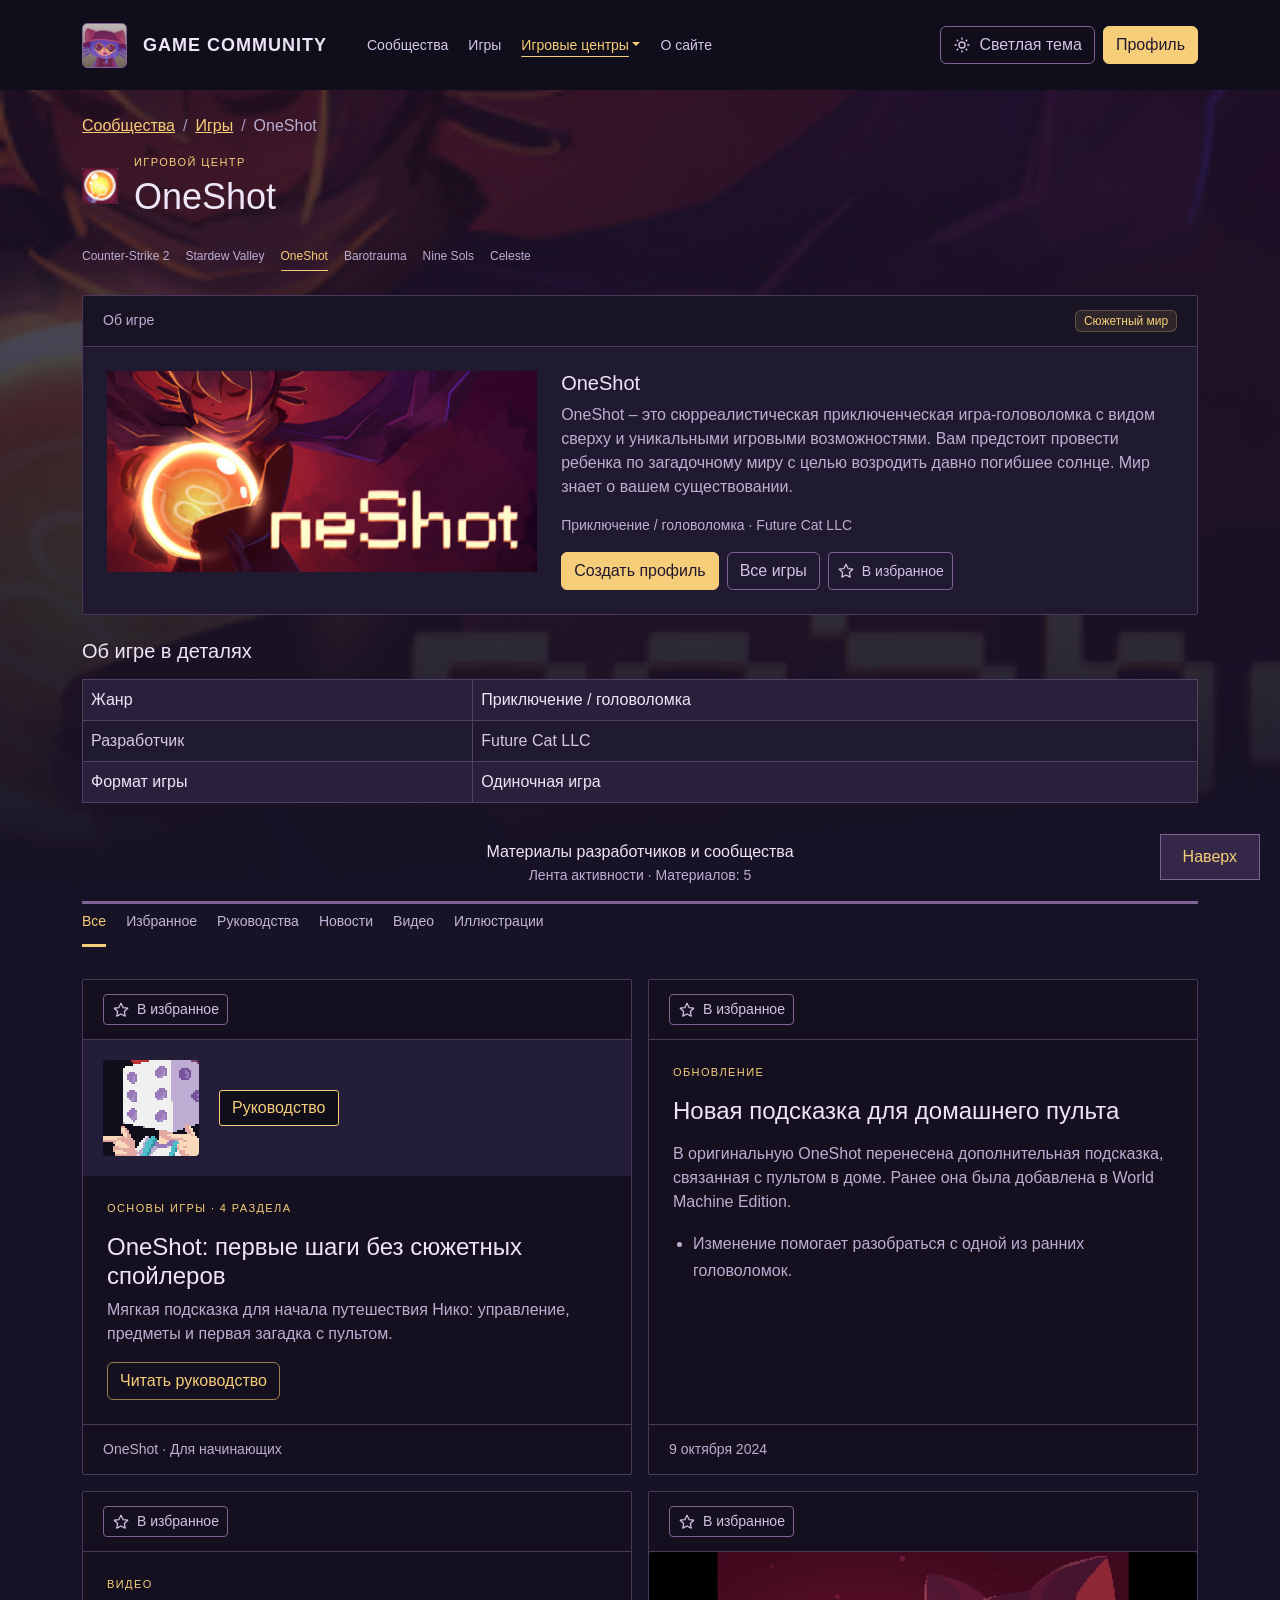
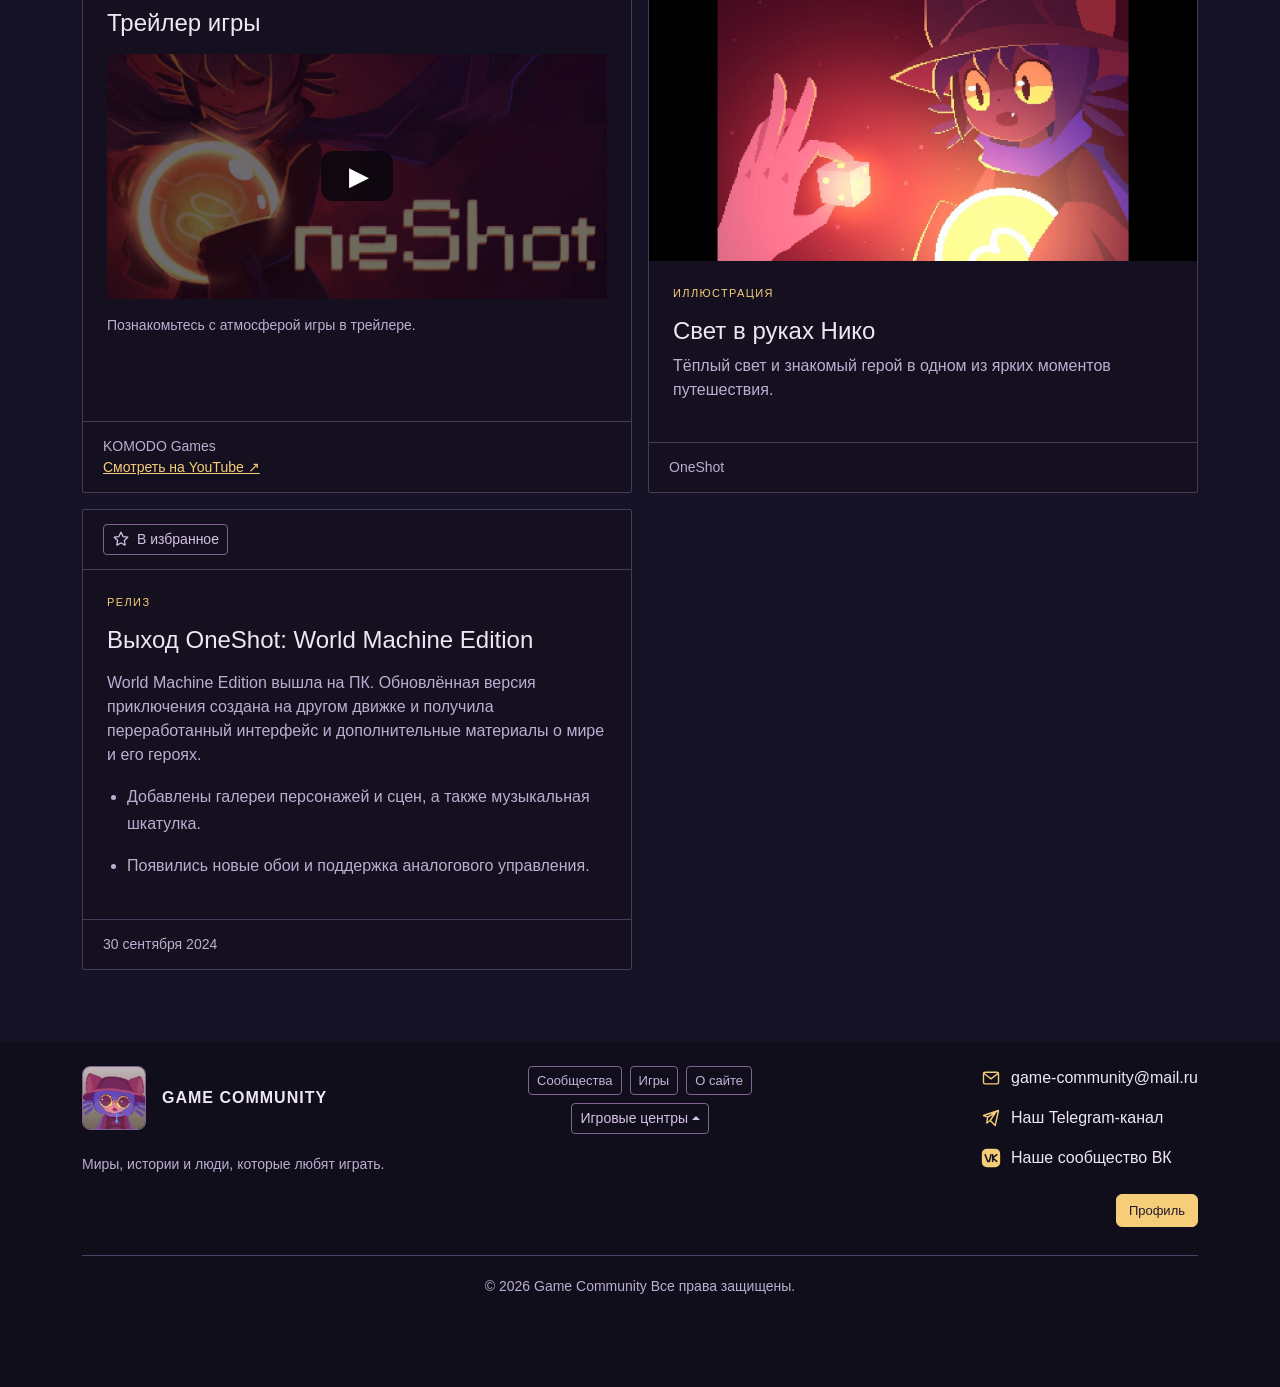
<file: games/oneshot.html>
<!DOCTYPE html>
<html lang="ru" data-bs-theme="dark">
  <head>
    <meta charset="UTF-8">
    <meta name="viewport" content="width=device-width, initial-scale=1.0">
    <script src="../js/theme.js"></script>
    <script src="../js/layout.js" defer></script>
    <meta name="description" content="OneShot: путешествие Нико в поисках погасшего солнца. Описание, новости, иллюстрации и трейлер в Game Community.">
    <link rel="canonical" href="https://imbread300.github.io/game-community/games/oneshot.html">
    <meta property="og:url" content="https://imbread300.github.io/game-community/games/oneshot.html">
    <meta property="og:type" content="website">
    <meta property="og:site_name" content="Game Community">
    <meta property="og:locale" content="ru_RU">
    <meta property="og:title" content="OneShot — Game Community">
    <meta property="og:description" content="OneShot: путешествие Нико в поисках погасшего солнца. Описание, новости, иллюстрации и трейлер в Game Community.">
    <meta property="og:image" content="https://imbread300.github.io/game-community/images/preview.jpg">
    <meta property="og:image:type" content="image/jpeg">
    <meta property="og:image:width" content="735">
    <meta property="og:image:height" content="733">
    <meta property="og:image:alt" content="Game Community — Нико из OneShot">
    <meta name="twitter:card" content="summary">
    <meta name="twitter:title" content="OneShot — Game Community">
    <meta name="twitter:description" content="OneShot: путешествие Нико в поисках погасшего солнца. Описание, новости, иллюстрации и трейлер в Game Community.">
    <meta name="twitter:image" content="https://imbread300.github.io/game-community/images/preview.jpg">
    <meta name="twitter:image:alt" content="Game Community — Нико из OneShot">
    <title>
      OneShot — Game Community
    </title>
    <link href="../vendor/bootstrap/css/bootstrap.min.css" rel="stylesheet">
    <link rel="icon" type="image/jpeg" href="../images/preview.jpg">
    <link rel="stylesheet" href="../css/style.css">
  </head>
  <body class="game-page game-page-oneshot" id="page-top" tabindex="-1">
    <a class="visually-hidden-focusable skip-link" href="#main">
      К основному содержимому
    </a>
    <header class="site-header" data-site-header></header>
    <main class="container py-4" id="main">
      <nav aria-label="Хлебные крошки">
        <ol class="breadcrumb small">
          <li class="breadcrumb-item">
            <a href="../index.html">
              Сообщества
            </a>
          </li>
          <li class="breadcrumb-item">
            <a href="../catalog.html">
              Игры
            </a>
          </li>
          <li class="breadcrumb-item active" aria-current="page">
            OneShot
          </li>
        </ol>
      </nav>
      <div class="d-flex align-items-center gap-3 mb-4">
        <img class="game-icon" src="../images/oneshot-icon.jpg" width="36" height="36" alt="">
        <div>
          <p class="eyebrow mb-1">
            Игровой центр
          </p>
          <h1 class="community-title mb-0">
            OneShot
          </h1>
        </div>
      </div>
      <nav class="d-flex flex-wrap gap-3 mb-4" aria-label="Другие игровые центры">
        <a class="game-switch-link" href="../games/cs2.html">Counter-Strike 2</a>
        <a class="game-switch-link" href="../games/stardew-valley.html">Stardew Valley</a>
        <a class="game-switch-link current" href="../games/oneshot.html">OneShot</a>
        <a class="game-switch-link" href="../games/barotrauma.html">Barotrauma</a>
        <a class="game-switch-link" href="../games/nine-sols.html">Nine Sols</a>
        <a class="game-switch-link" href="../games/celeste.html">Celeste</a>
      </nav>
      <section class="game-overview card mb-4" aria-labelledby="game-about">
        <div class="card-header d-flex flex-wrap justify-content-between gap-2">
          <span class="small text-body-secondary">
            Об игре
          </span>
          <span class="badge badge-soft">
            Сюжетный мир
          </span>
        </div>
        <div class="card-body">
          <div class="row g-4">
            <div class="col-12 col-md-5">
              <img class="game-cover" src="../images/oneshot-header.jpg" width="460" height="215" alt="Обложка OneShot">
            </div>
            <div class="col-12 col-md-7">
              <h2 class="h5" id="game-about">
                OneShot
              </h2>
              <p class="text-body-secondary">
                OneShot – это сюрреалистическая приключенческая игра-головоломка с видом сверху и уникальными игровыми возможностями. Вам предстоит провести ребенка по загадочному миру с целью возродить давно погибшее солнце. Мир знает о вашем существовании.
              </p>
              <p class="small text-body-secondary">
                Приключение / головоломка · Future Cat LLC
              </p>
              <div class="d-flex flex-wrap gap-2">
                <button class="btn btn-primary" type="button" data-bs-toggle="modal" data-bs-target="#joinModal">
                  Создать профиль
                </button>
                <a class="btn btn-outline-secondary" href="../catalog.html">
                  Все игры
                </a>
              </div>
            </div>
          </div>
        </div>
      </section>
      <section class="mb-4" aria-labelledby="facts-title">
        <h2 class="h5 mb-3" id="facts-title">
          Об игре в деталях
        </h2>
        <div class="table-responsive">
          <table class="table table-striped table-bordered align-middle mb-0" aria-labelledby="facts-title">
            <tbody>
              <tr>
                <th scope="row">
                  Жанр
                </th>
                <td>
                  Приключение / головоломка
                </td>
              </tr>
              <tr>
                <th scope="row">
                  Разработчик
                </th>
                <td>
                  Future Cat LLC
                </td>
              </tr>
              <tr>
                <th scope="row">
                  Формат игры
                </th>
                <td>
                  Одиночная игра
                </td>
              </tr>
            </tbody>
          </table>
        </div>
      </section>
      <section id="game-feed" aria-labelledby="feed-title">
        <div class="feed-heading">
          <h2 class="h6 mb-1" id="feed-title">
            Материалы разработчиков и сообщества
          </h2>
          <p class="small text-body-secondary mb-0">
            Лента активности ·
            <span id="content-count" role="status" aria-live="polite">
              Материалов: 5
            </span>
          </p>
        </div>
      <div class="content-tabs mb-3" role="group" aria-label="Тип материалов">
        <button class="btn content-filter active" type="button" data-content-filter="all" aria-pressed="true" aria-controls="content-grid">
          Все
        </button>
        <button class="btn content-filter" type="button" data-content-filter="favorites" aria-pressed="false" aria-controls="content-grid">Избранное</button>
        <button class="btn content-filter" type="button" data-content-filter="guides" aria-pressed="false" aria-controls="content-grid">Руководства</button>
        <button class="btn content-filter" type="button" data-content-filter="news" aria-pressed="false" aria-controls="content-grid">Новости</button>
        <button class="btn content-filter" type="button" data-content-filter="videos" aria-pressed="false" aria-controls="content-grid">
          Видео
        </button>
        <button class="btn content-filter" type="button" data-content-filter="artwork" aria-pressed="false" aria-controls="content-grid">
          Иллюстрации
        </button>
      </div>
        <div class="row g-3 mt-1" id="content-grid">
          <div class="col-12 col-md-6 content-item" data-content-type="guides">
            <article class="card feed-card guide-card h-100">
              <button class="guide-cover-button" type="button" data-bs-toggle="modal" data-bs-target="#guideModal" data-guide="oneshot" aria-label="Открыть руководство: OneShot: первые шаги без сюжетных спойлеров">
                <img class="guide-avatar" src="../images/guides/oneshot.jpg" width="96" height="96" alt="" loading="lazy">
                <span class="guide-cover-label">Руководство</span>
              </button>
              <div class="card-body d-flex flex-column">
                <p class="eyebrow">Основы игры · 4 раздела</p>
                <h3 class="h4">OneShot: первые шаги без сюжетных спойлеров</h3>
                <p class="text-body-secondary">Мягкая подсказка для начала путешествия Нико: управление, предметы и первая загадка с пультом.</p>
                <button class="btn btn-outline-primary align-self-start mt-auto" type="button" data-bs-toggle="modal" data-bs-target="#guideModal" data-guide="oneshot">Читать руководство</button>
              </div>
              <div class="card-footer small text-body-secondary">OneShot · Для начинающих</div>
            </article>
          </div>

          <div class="col-12 col-md-6 content-item" data-content-type="news">
            <article class="card feed-card h-100" aria-labelledby="activity-oneshot-0">
              <div class="card-body">
                <p class="eyebrow">Обновление</p>
                <h3 class="h4" id="activity-oneshot-0">Новая подсказка для домашнего пульта</h3>
                <p class="text-body-secondary mt-3">В оригинальную OneShot перенесена дополнительная подсказка, связанная с пультом в доме. Ранее она была добавлена в World Machine Edition.</p>
                <ul class="guide-steps text-body-secondary">
                  <li>Изменение помогает разобраться с одной из ранних головоломок.</li>
                </ul>
              </div>
              <div class="card-footer small text-body-secondary">
                <time datetime="2024-10-09">9 октября 2024</time>
              </div>
            </article>
          </div>
          <div class="col-12 col-md-6 content-item" data-content-type="videos">
            <article class="card feed-card h-100">
              <div class="card-body">
                <p class="eyebrow">
                  Видео
                </p>
                <h3 class="h4">
                  Трейлер игры
                </h3>
                <a class="video-preview mt-3" href="https://www.youtube.com/watch?v=ctYNBd6t4-g" aria-label="Посмотреть трейлер OneShot на YouTube">
                  <img src="../images/oneshot-header.jpg" width="460" height="215" alt="Обложка OneShot" loading="lazy">
                  <span class="play-symbol" aria-hidden="true">
                    ▶
                  </span>
                </a>
                <p class="small text-body-secondary mt-3 mb-0">
                  Познакомьтесь с атмосферой игры в трейлере.
                </p>
              </div>
              <div class="card-footer small text-body-secondary">
                KOMODO Games
                <a class="d-block" href="https://www.youtube.com/watch?v=ctYNBd6t4-g">
                  Смотреть на YouTube ↗
                </a>
              </div>
            </article>
          </div>
          <div class="col-12 col-md-6 content-item" data-content-type="artwork">
            <article class="card feed-card h-100">
              <a href="../images/oneshot-illustration.jpg" aria-label="Открыть изображение OneShot в полном размере">
                <img class="card-img-top game-illustration" src="../images/oneshot-illustration.jpg" width="1600" height="900" alt="Свет в руках Нико — OneShot" loading="lazy">
              </a>
              <div class="card-body">
                <p class="eyebrow">Иллюстрация</p>
                <h3 class="h4">Свет в руках Нико</h3>
                <p class="text-body-secondary">Тёплый свет и знакомый герой в одном из ярких моментов путешествия.</p>
              </div>
              <div class="card-footer small text-body-secondary">OneShot</div>
            </article>
          </div>
          <div class="col-12 col-md-6 content-item" data-content-type="news">
            <article class="card feed-card h-100" aria-labelledby="activity-oneshot-1">
              <div class="card-body">
                <p class="eyebrow">Релиз</p>
                <h3 class="h4" id="activity-oneshot-1">Выход OneShot: World Machine Edition</h3>
                <p class="text-body-secondary mt-3">World Machine Edition вышла на ПК. Обновлённая версия приключения создана на другом движке и получила переработанный интерфейс и дополнительные материалы о мире и его героях.</p>
                <ul class="guide-steps text-body-secondary">
                  <li>Добавлены галереи персонажей и сцен, а также музыкальная шкатулка.</li>
                  <li>Появились новые обои и поддержка аналогового управления.</li>
                </ul>
              </div>
              <div class="card-footer small text-body-secondary">
                <time datetime="2024-09-30">30 сентября 2024</time>
              </div>
            </article>
          </div>
        </div>
        <p class="alert alert-secondary mt-3" id="content-empty" role="status" hidden>
          Здесь пока нет материалов. Добавьте их в избранное или выберите «Все».
        </p>
      </section>
    </main>
    <footer class="site-footer py-4 mt-5" data-site-footer></footer>
    <div class="page-actions" aria-label="Быстрые действия">
      <a class="back-to-top" href="#page-top" aria-label="Вернуться к началу страницы">Наверх</a>
    </div>
    <div class="modal fade" id="joinModal" tabindex="-1" aria-labelledby="joinModalTitle" aria-hidden="true">
      <div class="modal-dialog modal-dialog-centered modal-dialog-scrollable">
        <div class="modal-content">
          <div class="modal-header">
            <h2 class="modal-title h5" id="joinModalTitle">
              Создать профиль
            </h2>
            <button class="btn-close" type="button" data-bs-dismiss="modal" aria-label="Закрыть">
            </button>
          </div>
          <div class="modal-body">
            <p class="small text-body-secondary">
              Найдите людей с тем же увлечением.
            </p>
            <form class="needs-validation" id="quick-join-form" data-application-form novalidate>
              <div class="alert alert-success" data-form-result role="status" tabindex="-1" hidden>
              </div>
              <div class="mb-3">
                <label class="form-label" for="quick-name">
                  Как к вам обращаться *
                </label>
                <input class="form-control" id="quick-name" name="name" type="text" required autocomplete="name" maxlength="60" minlength="2" data-trim="true">
                <div class="invalid-feedback">
                  Введите имя: от 2 до 60 символов.
                </div>
              </div>
              <div class="mb-3">
                <label class="form-label" for="quick-email">
                  E-mail *
                </label>
                <input class="form-control" id="quick-email" name="email" type="email" required autocomplete="email" maxlength="254">
                <div class="invalid-feedback">
                  Укажите корректный e-mail.
                </div>
              </div>
              <div class="form-check">
                <input class="form-check-input" id="quick-agree" type="checkbox" name="agree" required>
                <label class="form-check-label small" for="quick-agree">
                  Согласен на обработку указанных данных *
                </label>
                <div class="invalid-feedback">
                  Подтвердите согласие.
                </div>
              </div>
            </form>
          </div>
          <div class="modal-footer">
            <button class="btn btn-outline-secondary" type="button" data-bs-dismiss="modal">
              Закрыть
            </button>
            <button class="btn btn-primary" type="submit" form="quick-join-form">
              Сохранить профиль
            </button>
          </div>
        </div>
      </div>
    </div>
    <div class="modal fade guide-reader" id="guideModal" tabindex="-1" aria-labelledby="guideModalTitle" aria-hidden="true">
      <div class="modal-dialog modal-xl modal-dialog-centered modal-dialog-scrollable">
        <div class="modal-content">
          <div class="modal-header align-items-start">
            <div><p class="eyebrow mb-1">Руководство сообщества</p><h2 class="modal-title h4" id="guideModalTitle" tabindex="-1">Руководство</h2></div>
            <button class="btn-close ms-auto" type="button" data-bs-dismiss="modal" aria-label="Закрыть руководство"></button>
          </div>
          <div class="modal-body" data-guide-body></div>
          <div class="modal-footer"><span class="small text-body-secondary me-auto">Escape — закрыть и вернуться к ленте</span><button class="btn btn-outline-secondary" type="button" data-bs-dismiss="modal">Закрыть</button></div>
        </div>
      </div>
    </div>
    <script src="../vendor/bootstrap/js/bootstrap.bundle.min.js">
    </script>
    <script src="../js/main.js">
    </script>
    <script src="../js/guides.js"></script>
    <script src="../js/favorites.js"></script>
  </body>
</html>
</file>
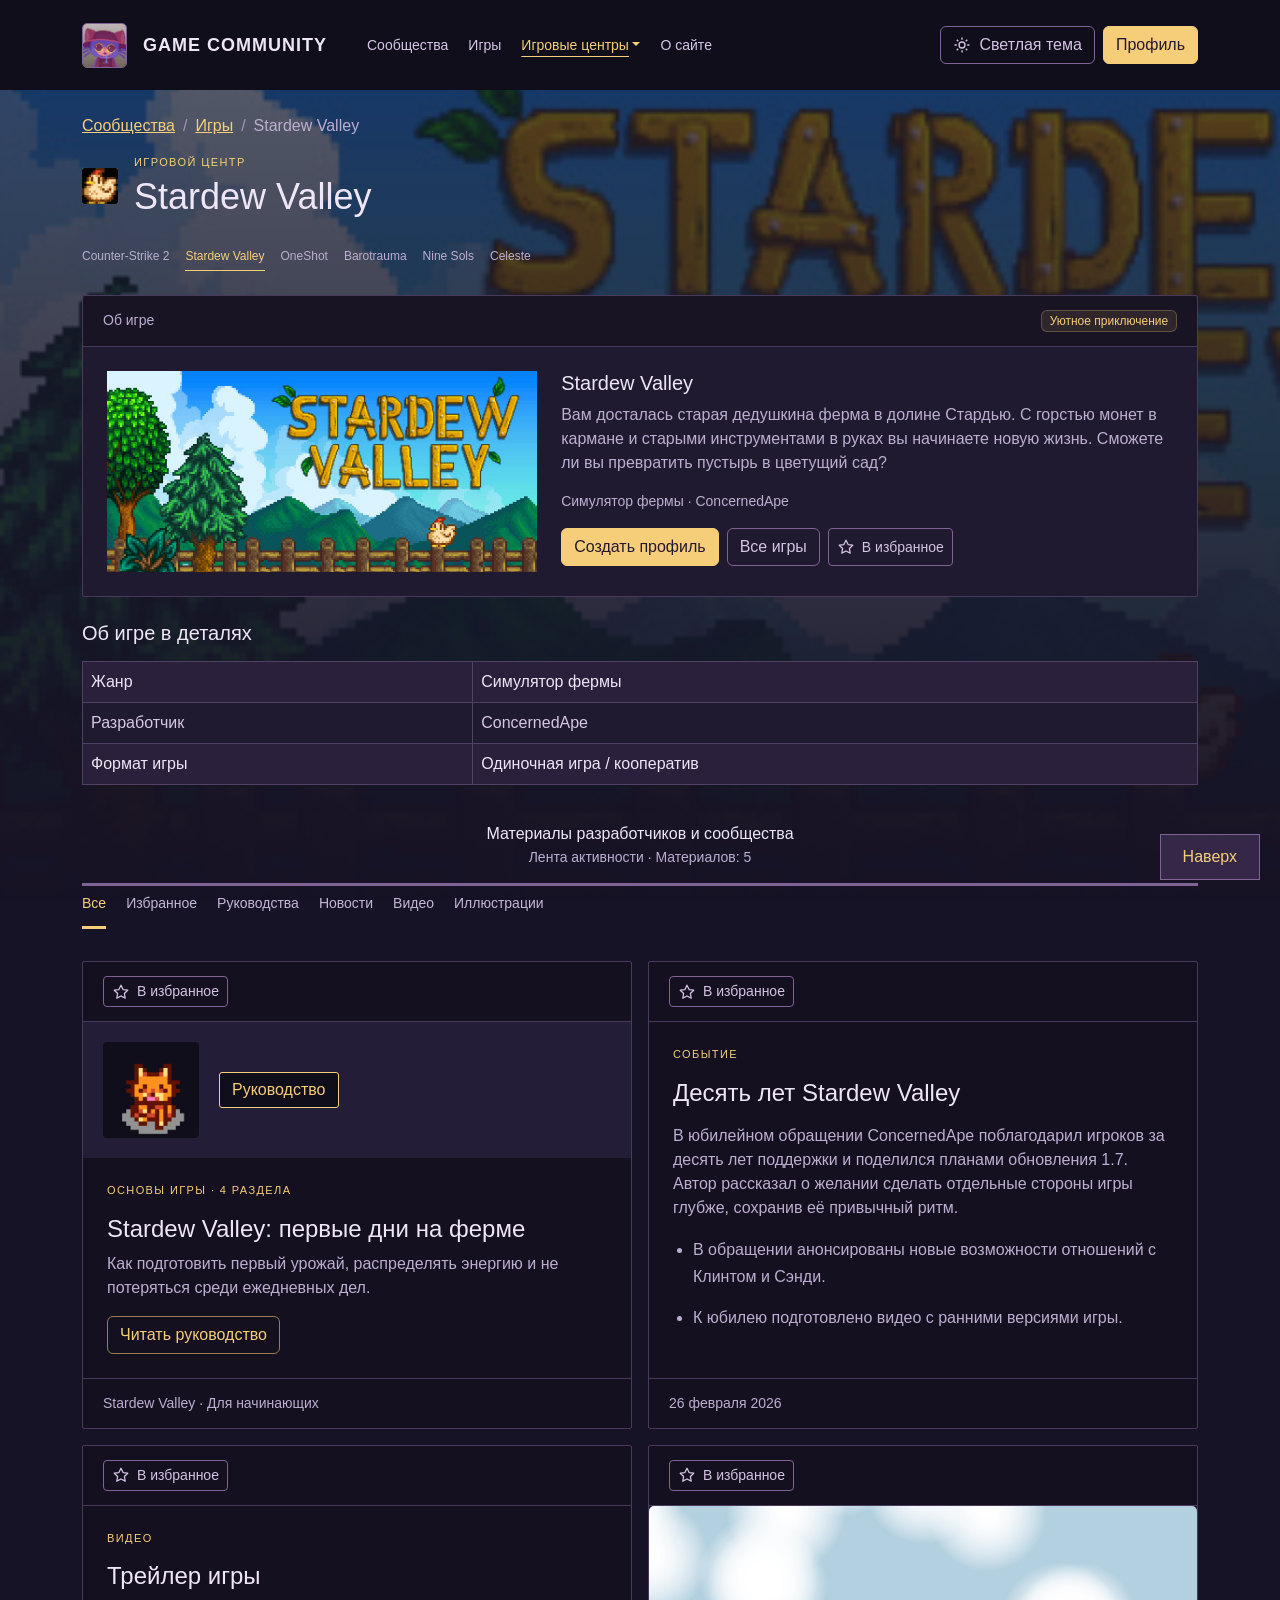
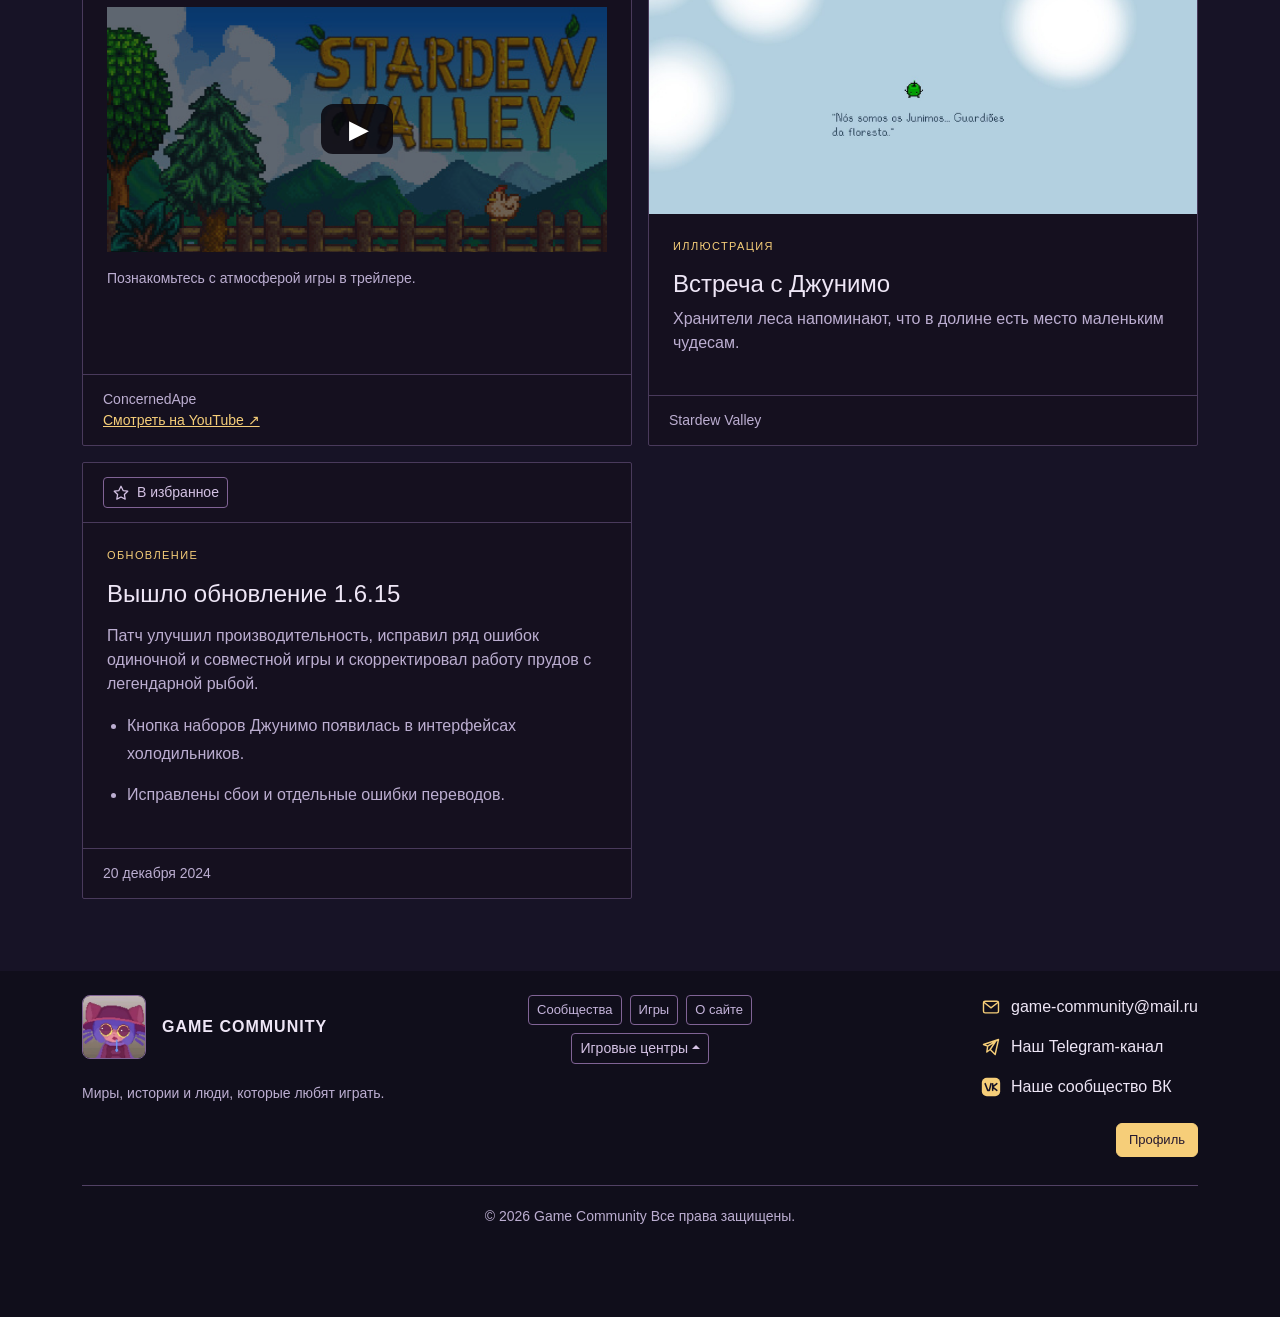
<file: games/stardew-valley.html>
<!DOCTYPE html>
<html lang="ru" data-bs-theme="dark">
  <head>
    <meta charset="UTF-8">
    <meta name="viewport" content="width=device-width, initial-scale=1.0">
    <script src="../js/theme.js"></script>
    <script src="../js/layout.js" defer></script>
    <meta name="description" content="Stardew Valley: ферма, рыбалка, приключения и кооператив. Описание игры и материалы сообщества Game Community.">
    <link rel="canonical" href="https://imbread300.github.io/game-community/games/stardew-valley.html">
    <meta property="og:url" content="https://imbread300.github.io/game-community/games/stardew-valley.html">
    <meta property="og:type" content="website">
    <meta property="og:site_name" content="Game Community">
    <meta property="og:locale" content="ru_RU">
    <meta property="og:title" content="Stardew Valley — Game Community">
    <meta property="og:description" content="Stardew Valley: ферма, рыбалка, приключения и кооператив. Описание игры и материалы сообщества Game Community.">
    <meta property="og:image" content="https://imbread300.github.io/game-community/images/preview.jpg">
    <meta property="og:image:type" content="image/jpeg">
    <meta property="og:image:width" content="735">
    <meta property="og:image:height" content="733">
    <meta property="og:image:alt" content="Game Community — Нико из OneShot">
    <meta name="twitter:card" content="summary">
    <meta name="twitter:title" content="Stardew Valley — Game Community">
    <meta name="twitter:description" content="Stardew Valley: ферма, рыбалка, приключения и кооператив. Описание игры и материалы сообщества Game Community.">
    <meta name="twitter:image" content="https://imbread300.github.io/game-community/images/preview.jpg">
    <meta name="twitter:image:alt" content="Game Community — Нико из OneShot">
    <title>
      Stardew Valley — Game Community
    </title>
    <link href="../vendor/bootstrap/css/bootstrap.min.css" rel="stylesheet">
    <link rel="icon" type="image/jpeg" href="../images/preview.jpg">
    <link rel="stylesheet" href="../css/style.css">
  </head>
  <body class="game-page game-page-stardew-valley" id="page-top" tabindex="-1">
    <a class="visually-hidden-focusable skip-link" href="#main">
      К основному содержимому
    </a>
    <header class="site-header" data-site-header></header>
    <main class="container py-4" id="main">
      <nav aria-label="Хлебные крошки">
        <ol class="breadcrumb small">
          <li class="breadcrumb-item">
            <a href="../index.html">
              Сообщества
            </a>
          </li>
          <li class="breadcrumb-item">
            <a href="../catalog.html">
              Игры
            </a>
          </li>
          <li class="breadcrumb-item active" aria-current="page">
            Stardew Valley
          </li>
        </ol>
      </nav>
      <div class="d-flex align-items-center gap-3 mb-4">
        <img class="game-icon" src="../images/stardew-valley-icon.jpg" width="36" height="36" alt="">
        <div>
          <p class="eyebrow mb-1">
            Игровой центр
          </p>
          <h1 class="community-title mb-0">
            Stardew Valley
          </h1>
        </div>
      </div>
      <nav class="d-flex flex-wrap gap-3 mb-4" aria-label="Другие игровые центры">
        <a class="game-switch-link" href="../games/cs2.html">Counter-Strike 2</a>
        <a class="game-switch-link current" href="../games/stardew-valley.html">Stardew Valley</a>
        <a class="game-switch-link" href="../games/oneshot.html">OneShot</a>
        <a class="game-switch-link" href="../games/barotrauma.html">Barotrauma</a>
        <a class="game-switch-link" href="../games/nine-sols.html">Nine Sols</a>
        <a class="game-switch-link" href="../games/celeste.html">Celeste</a>
      </nav>
      <section class="game-overview card mb-4" aria-labelledby="game-about">
        <div class="card-header d-flex flex-wrap justify-content-between gap-2">
          <span class="small text-body-secondary">
            Об игре
          </span>
          <span class="badge badge-soft">
            Уютное приключение
          </span>
        </div>
        <div class="card-body">
          <div class="row g-4">
            <div class="col-12 col-md-5">
              <img class="game-cover" src="../images/stardew-valley-header.jpg" width="460" height="215" alt="Обложка Stardew Valley">
            </div>
            <div class="col-12 col-md-7">
              <h2 class="h5" id="game-about">
                Stardew Valley
              </h2>
              <p class="text-body-secondary">
                Вам досталась старая дедушкина ферма в долине Стардью. С горстью монет в кармане и старыми инструментами в руках вы начинаете новую жизнь. Сможете ли вы превратить пустырь в цветущий сад?
              </p>
              <p class="small text-body-secondary">
                Симулятор фермы · ConcernedApe
              </p>
              <div class="d-flex flex-wrap gap-2">
                <button class="btn btn-primary" type="button" data-bs-toggle="modal" data-bs-target="#joinModal">
                  Создать профиль
                </button>
                <a class="btn btn-outline-secondary" href="../catalog.html">
                  Все игры
                </a>
              </div>
            </div>
          </div>
        </div>
      </section>
      <section class="mb-4" aria-labelledby="facts-title">
        <h2 class="h5 mb-3" id="facts-title">
          Об игре в деталях
        </h2>
        <div class="table-responsive">
          <table class="table table-striped table-bordered align-middle mb-0" aria-labelledby="facts-title">
            <tbody>
              <tr>
                <th scope="row">
                  Жанр
                </th>
                <td>
                  Симулятор фермы
                </td>
              </tr>
              <tr>
                <th scope="row">
                  Разработчик
                </th>
                <td>
                  ConcernedApe
                </td>
              </tr>
              <tr>
                <th scope="row">
                  Формат игры
                </th>
                <td>
                  Одиночная игра / кооператив
                </td>
              </tr>
            </tbody>
          </table>
        </div>
      </section>
      <section id="game-feed" aria-labelledby="feed-title">
        <div class="feed-heading">
          <h2 class="h6 mb-1" id="feed-title">
            Материалы разработчиков и сообщества
          </h2>
          <p class="small text-body-secondary mb-0">
            Лента активности ·
            <span id="content-count" role="status" aria-live="polite">
              Материалов: 5
            </span>
          </p>
        </div>
      <div class="content-tabs mb-3" role="group" aria-label="Тип материалов">
        <button class="btn content-filter active" type="button" data-content-filter="all" aria-pressed="true" aria-controls="content-grid">
          Все
        </button>
        <button class="btn content-filter" type="button" data-content-filter="favorites" aria-pressed="false" aria-controls="content-grid">Избранное</button>
        <button class="btn content-filter" type="button" data-content-filter="guides" aria-pressed="false" aria-controls="content-grid">Руководства</button>
        <button class="btn content-filter" type="button" data-content-filter="news" aria-pressed="false" aria-controls="content-grid">Новости</button>
        <button class="btn content-filter" type="button" data-content-filter="videos" aria-pressed="false" aria-controls="content-grid">
          Видео
        </button>
        <button class="btn content-filter" type="button" data-content-filter="artwork" aria-pressed="false" aria-controls="content-grid">
          Иллюстрации
        </button>
      </div>
        <div class="row g-3 mt-1" id="content-grid">
          <div class="col-12 col-md-6 content-item" data-content-type="guides">
            <article class="card feed-card guide-card h-100">
              <button class="guide-cover-button" type="button" data-bs-toggle="modal" data-bs-target="#guideModal" data-guide="stardew-valley" aria-label="Открыть руководство: Stardew Valley: первые дни на ферме">
                <img class="guide-avatar" src="../images/guides/stardew-valley.jpg" width="96" height="96" alt="" loading="lazy">
                <span class="guide-cover-label">Руководство</span>
              </button>
              <div class="card-body d-flex flex-column">
                <p class="eyebrow">Основы игры · 4 раздела</p>
                <h3 class="h4">Stardew Valley: первые дни на ферме</h3>
                <p class="text-body-secondary">Как подготовить первый урожай, распределять энергию и не потеряться среди ежедневных дел.</p>
                <button class="btn btn-outline-primary align-self-start mt-auto" type="button" data-bs-toggle="modal" data-bs-target="#guideModal" data-guide="stardew-valley">Читать руководство</button>
              </div>
              <div class="card-footer small text-body-secondary">Stardew Valley · Для начинающих</div>
            </article>
          </div>

          <div class="col-12 col-md-6 content-item" data-content-type="news">
            <article class="card feed-card h-100" aria-labelledby="activity-stardew-valley-0">
              <div class="card-body">
                <p class="eyebrow">Событие</p>
                <h3 class="h4" id="activity-stardew-valley-0">Десять лет Stardew Valley</h3>
                <p class="text-body-secondary mt-3">В юбилейном обращении ConcernedApe поблагодарил игроков за десять лет поддержки и поделился планами обновления 1.7. Автор рассказал о желании сделать отдельные стороны игры глубже, сохранив её привычный ритм.</p>
                <ul class="guide-steps text-body-secondary">
                  <li>В обращении анонсированы новые возможности отношений с Клинтом и Сэнди.</li>
                  <li>К юбилею подготовлено видео с ранними версиями игры.</li>
                </ul>
              </div>
              <div class="card-footer small text-body-secondary">
                <time datetime="2026-02-26">26 февраля 2026</time>
              </div>
            </article>
          </div>
          <div class="col-12 col-md-6 content-item" data-content-type="videos">
            <article class="card feed-card h-100">
              <div class="card-body">
                <p class="eyebrow">
                  Видео
                </p>
                <h3 class="h4">
                  Трейлер игры
                </h3>
                <a class="video-preview mt-3" href="https://www.youtube.com/watch?v=ot7uXNQskhs" aria-label="Посмотреть трейлер Stardew Valley на YouTube">
                  <img src="../images/stardew-valley-header.jpg" width="460" height="215" alt="Обложка Stardew Valley" loading="lazy">
                  <span class="play-symbol" aria-hidden="true">
                    ▶
                  </span>
                </a>
                <p class="small text-body-secondary mt-3 mb-0">
                  Познакомьтесь с атмосферой игры в трейлере.
                </p>
              </div>
              <div class="card-footer small text-body-secondary">
                ConcernedApe
                <a class="d-block" href="https://www.youtube.com/watch?v=ot7uXNQskhs">
                  Смотреть на YouTube ↗
                </a>
              </div>
            </article>
          </div>
          <div class="col-12 col-md-6 content-item" data-content-type="artwork">
            <article class="card feed-card h-100">
              <a href="../images/stardew-valley-illustration.jpg" aria-label="Открыть изображение Stardew Valley в полном размере">
                <img class="card-img-top game-illustration" src="../images/stardew-valley-illustration.jpg" width="1600" height="900" alt="Встреча с Джунимо — Stardew Valley" loading="lazy">
              </a>
              <div class="card-body">
                <p class="eyebrow">Иллюстрация</p>
                <h3 class="h4">Встреча с Джунимо</h3>
                <p class="text-body-secondary">Хранители леса напоминают, что в долине есть место маленьким чудесам.</p>
              </div>
              <div class="card-footer small text-body-secondary">Stardew Valley</div>
            </article>
          </div>
          <div class="col-12 col-md-6 content-item" data-content-type="news">
            <article class="card feed-card h-100" aria-labelledby="activity-stardew-valley-1">
              <div class="card-body">
                <p class="eyebrow">Обновление</p>
                <h3 class="h4" id="activity-stardew-valley-1">Вышло обновление 1.6.15</h3>
                <p class="text-body-secondary mt-3">Патч улучшил производительность, исправил ряд ошибок одиночной и совместной игры и скорректировал работу прудов с легендарной рыбой.</p>
                <ul class="guide-steps text-body-secondary">
                  <li>Кнопка наборов Джунимо появилась в интерфейсах холодильников.</li>
                  <li>Исправлены сбои и отдельные ошибки переводов.</li>
                </ul>
              </div>
              <div class="card-footer small text-body-secondary">
                <time datetime="2024-12-20">20 декабря 2024</time>
              </div>
            </article>
          </div>
        </div>
        <p class="alert alert-secondary mt-3" id="content-empty" role="status" hidden>
          Здесь пока нет материалов. Добавьте их в избранное или выберите «Все».
        </p>
      </section>
    </main>
    <footer class="site-footer py-4 mt-5" data-site-footer></footer>
    <div class="page-actions" aria-label="Быстрые действия">
      <a class="back-to-top" href="#page-top" aria-label="Вернуться к началу страницы">Наверх</a>
    </div>
    <div class="modal fade" id="joinModal" tabindex="-1" aria-labelledby="joinModalTitle" aria-hidden="true">
      <div class="modal-dialog modal-dialog-centered modal-dialog-scrollable">
        <div class="modal-content">
          <div class="modal-header">
            <h2 class="modal-title h5" id="joinModalTitle">
              Создать профиль
            </h2>
            <button class="btn-close" type="button" data-bs-dismiss="modal" aria-label="Закрыть">
            </button>
          </div>
          <div class="modal-body">
            <p class="small text-body-secondary">
              Найдите людей с тем же увлечением.
            </p>
            <form class="needs-validation" id="quick-join-form" data-application-form novalidate>
              <div class="alert alert-success" data-form-result role="status" tabindex="-1" hidden>
              </div>
              <div class="mb-3">
                <label class="form-label" for="quick-name">
                  Как к вам обращаться *
                </label>
                <input class="form-control" id="quick-name" name="name" type="text" required autocomplete="name" maxlength="60" minlength="2" data-trim="true">
                <div class="invalid-feedback">
                  Введите имя: от 2 до 60 символов.
                </div>
              </div>
              <div class="mb-3">
                <label class="form-label" for="quick-email">
                  E-mail *
                </label>
                <input class="form-control" id="quick-email" name="email" type="email" required autocomplete="email" maxlength="254">
                <div class="invalid-feedback">
                  Укажите корректный e-mail.
                </div>
              </div>
              <div class="form-check">
                <input class="form-check-input" id="quick-agree" type="checkbox" name="agree" required>
                <label class="form-check-label small" for="quick-agree">
                  Согласен на обработку указанных данных *
                </label>
                <div class="invalid-feedback">
                  Подтвердите согласие.
                </div>
              </div>
            </form>
          </div>
          <div class="modal-footer">
            <button class="btn btn-outline-secondary" type="button" data-bs-dismiss="modal">
              Закрыть
            </button>
            <button class="btn btn-primary" type="submit" form="quick-join-form">
              Сохранить профиль
            </button>
          </div>
        </div>
      </div>
    </div>
    <div class="modal fade guide-reader" id="guideModal" tabindex="-1" aria-labelledby="guideModalTitle" aria-hidden="true">
      <div class="modal-dialog modal-xl modal-dialog-centered modal-dialog-scrollable">
        <div class="modal-content">
          <div class="modal-header align-items-start">
            <div><p class="eyebrow mb-1">Руководство сообщества</p><h2 class="modal-title h4" id="guideModalTitle" tabindex="-1">Руководство</h2></div>
            <button class="btn-close ms-auto" type="button" data-bs-dismiss="modal" aria-label="Закрыть руководство"></button>
          </div>
          <div class="modal-body" data-guide-body></div>
          <div class="modal-footer"><span class="small text-body-secondary me-auto">Escape — закрыть и вернуться к ленте</span><button class="btn btn-outline-secondary" type="button" data-bs-dismiss="modal">Закрыть</button></div>
        </div>
      </div>
    </div>
    <script src="../vendor/bootstrap/js/bootstrap.bundle.min.js">
    </script>
    <script src="../js/main.js">
    </script>
    <script src="../js/guides.js"></script>
    <script src="../js/favorites.js"></script>
  </body>
</html>
</file>
<file: css/style.css>
:root {
  --accent: #f6ce79;
  --page-bg: #171326;
  --panel-bg: #241d38;
  --header-bg: #100e1b;
}

body {
  --bs-body-color: #eee6f6;
  --bs-body-bg: var(--page-bg);
  --bs-secondary-color: #bcaed1;
  --bs-border-color: #514164;
  --bs-primary-rgb: 246, 206, 121;
  --bs-link-color: #f6ce79;
  --bs-link-color-rgb: 246, 206, 121;
  --bs-link-hover-color: #ffe5af;
  --bs-link-hover-color-rgb: 255, 229, 175;
  min-height: 100vh;
  background: radial-gradient(ellipse at 10% 5%, #3a2b55 0, transparent 55%), radial-gradient(ellipse at 95% 0, #f6ce7910 0, transparent 40%), var(--page-bg);
  font-family: Arial, Helvetica, sans-serif;
}

html { scroll-behavior: smooth; }
main[id], section[id], article[id] { scroll-margin-top: calc(90px + 1.5rem); }
.site-header, .site-footer { background: var(--header-bg); }
.site-header { position: sticky; top: 0; z-index: 1020; }
.site-header .navbar { min-height: 90px; --bs-navbar-color: #d5c6e7; --bs-navbar-hover-color: #fff0cf; --bs-navbar-active-color: var(--accent); }
.brand-mark { display: block; flex-shrink: 0; width: 45px; height: 45px; object-fit: cover; border-radius: 5px; border: 1px solid #806395; }
.brand-name { color: #eee6f6; font-size: 18px; font-weight: 700; letter-spacing: 1px; }
.site-header .nav-link { font-size: 14px; }
.site-header .nav-link.active { text-decoration: underline; text-underline-offset: 6px; }
.project-label { color: #bcaed1; font-size: 11px; margin-top: 12px; }
.text-primary { color: var(--accent) !important; }
.btn-primary {
  --bs-btn-color: #24182f;
  --bs-btn-bg: #f6ce79;
  --bs-btn-border-color: #f6ce79;
  --bs-btn-hover-color: #24182f;
  --bs-btn-hover-bg: #ffe5af;
  --bs-btn-hover-border-color: #ffe5af;
  --bs-btn-active-color: #24182f;
  --bs-btn-active-bg: #dfb45f;
  --bs-btn-active-border-color: #dfb45f;
  --bs-btn-focus-shadow-rgb: 246, 206, 121;
  --bs-btn-disabled-color: #24182f;
  --bs-btn-disabled-bg: #c6a36c;
  --bs-btn-disabled-border-color: #c6a36c;
}
.display-5 { font-weight: 400; }
.lead { font-size: 18px; line-height: 1.7; }
.community-panel { background: var(--panel-bg); }
.hub-link { color: #eee6f6; text-decoration: none; }
.hub-link strong, .hub-link small { display: block; }
.hub-link strong { font-size: 14px; font-weight: 400; }
.hub-link small { color: #bcaed1; font-size: 11px; margin-top: 3px; }
.hub-link:hover strong { color: var(--accent); }
.hub-link:hover, .hub-link[aria-current="page"] { color: var(--accent); }
.game-icon { display: block; width: 36px; height: 36px; flex-shrink: 0; object-fit: cover; }
.game-cover { display: block; width: 100%; height: auto; aspect-ratio: 460 / 215; object-fit: cover; }
.game-tile p { font-size: 14px; line-height: 1.7; }
.footer-brand { font-size: 12px; letter-spacing: 2px; }
.site-footer a { color: #c5b4db; font-size: 13px; text-decoration: none; }
.site-footer a:hover { color: var(--accent); }
.site-footer { padding-bottom: 90px !important; }
.skip-link { position: absolute; z-index: 1030; top: 0; left: 0; padding: 12px; background: var(--header-bg); color: var(--accent); }
.back-to-top { position: fixed; z-index: 20; right: 20px; bottom: 20px; padding: 10px 22px; color: var(--accent); background: #352747; border: 1px solid #806395; text-decoration: none; }
.back-to-top:hover { background: #4b365f; color: #ffe5af; }
a:focus-visible, button:focus-visible { outline: 2px solid var(--accent); outline-offset: 4px; }

@media (max-width: 767.98px) {
  .brand-name { font-size: 14px; }
  .back-to-top { right: 12px; bottom: 12px; }
}
@media (prefers-reduced-motion: reduce) {
  html { scroll-behavior: auto; }
}

/* Компоненты Bootstrap в общей палитре. */
body { --bs-tertiary-bg: #211a31; --bs-emphasis-color: #eee6f6; }
.community-title { font-weight: 400; font-size: clamp(28px, 3vw, 36px); }
.intro { color: var(--bs-secondary-color); font-size: 18px; }
.eyebrow { color: var(--accent); font-size: 11px; text-transform: uppercase; letter-spacing: 1.4px; }
.community-panel { border: 1px solid var(--bs-border-color); }
.section-heading { padding-bottom: 14px; border-bottom: 1px solid #655073; }
.card { --bs-card-bg: #201a30; --bs-card-cap-bg: #191424; --bs-card-border-color: #493a5b; --bs-card-title-color: #eee6f6; --bs-card-border-radius: 2px; }
.card-body { padding: 24px; }
.card-header, .card-footer { padding: 14px 20px; }
.card-img-top { display: block; width: 100%; height: auto; aspect-ratio: 460 / 215; object-fit: cover; }
.card-title a { color: #eee6f6; text-decoration: none; }
.card-title a:hover { color: var(--accent); }
.card-text { line-height: 1.7; font-size: 14px; }
.game-card { transition: border-color .15s ease; }
.game-card:hover { border-color: #a689b7; }
.featured-card { display: grid; grid-template-columns: 1fr 1fr; border-top: 2px solid var(--accent); }
.featured-card .card-image-link { height: 100%; }
.featured-card .card-img-top { height: 100%; min-height: 340px; object-fit: cover; }
.featured-card .card-footer { grid-column: 1 / -1; }
.badge-soft { color: #f6ce79; background: #f6ce791a; border: 1px solid #f6ce7940; font-weight: 400; }
.btn-outline-primary { --bs-btn-color: #f6ce79; --bs-btn-border-color: #9a7c50; --bs-btn-hover-color: #24182f; --bs-btn-hover-bg: #f6ce79; --bs-btn-hover-border-color: #f6ce79; --bs-btn-active-color: #24182f; --bs-btn-active-bg: #dfb45f; --bs-btn-active-border-color: #dfb45f; --bs-btn-focus-shadow-rgb: 246, 206, 121; }
.btn-outline-secondary { --bs-btn-color: #d4c2e4; --bs-btn-border-color: #806395; --bs-btn-hover-color: #fff; --bs-btn-hover-bg: #4b365f; --bs-btn-hover-border-color: #a184b5; --bs-btn-active-color: #fff; --bs-btn-active-bg: #4b365f; --bs-btn-active-border-color: #a184b5; --bs-btn-focus-shadow-rgb: 128, 99, 149; }
.dropdown-menu { --bs-dropdown-bg: #21192e; --bs-dropdown-link-color: #e1d4ed; --bs-dropdown-link-hover-bg: #392a4d; --bs-dropdown-link-active-bg: #4b365f; --bs-dropdown-link-active-color: #f6ce79; --bs-dropdown-border-color: #655073; }
.alert-info { --bs-alert-color: #d9c7ed; --bs-alert-bg: #30243f; --bs-alert-border-color: #665079; }
.alert-success { --bs-alert-color: #c3efda; --bs-alert-bg: #1d352e; --bs-alert-border-color: #507d69; }
.alert-secondary { --bs-alert-color: #d4c3e7; --bs-alert-bg: #292134; --bs-alert-border-color: #655073; }
.form-control, .form-select { background-color: #161120; border-color: #5c496f; color: #eee6f6; }
.form-control::placeholder { color: #a293b3; }
.form-control:focus, .form-select:focus { color: #eee6f6; background-color: #1e172b; border-color: #d2ad6a; box-shadow: 0 0 0 .2rem #f6ce7926; }
.form-select option { color: #eee6f6; background: #201a30; }
.form-check-input { background-color: #161120; border-color: #806395; }
.form-check-input:checked { background-color: #75529a; border-color: #bb94d2; }
.form-check-input:focus { border-color: #d2ad6a; box-shadow: 0 0 0 .2rem #f6ce7926; }
.input-group-text { color: #d7c5e6; background: #352747; border-color: #5c496f; }
.invalid-feedback { color: #ffb5b5; }
.modal { --bs-modal-bg: #201a30; --bs-modal-border-color: #806395; --bs-modal-header-border-color: #514164; --bs-modal-footer-border-color: #514164; }
.modal-backdrop { --bs-backdrop-opacity: .75; }
.accordion { --bs-accordion-bg: #201a30; --bs-accordion-color: #d7c7e5; --bs-accordion-border-color: #514164; --bs-accordion-btn-color: #eee6f6; --bs-accordion-active-bg: #352747; --bs-accordion-active-color: #f6ce79; --bs-accordion-btn-focus-box-shadow: 0 0 0 .2rem #f6ce7926; }
.accordion-body { line-height: 1.7; }
.table { --bs-table-bg: #201a30; --bs-table-color: #d7c7e5; --bs-table-border-color: #514164; --bs-table-striped-bg: #2a203c; --bs-table-striped-color: #eee6f6; }
.table th { width: 35%; min-width: 130px; font-weight: 500; }
.breadcrumb { --bs-breadcrumb-divider-color: #a893ba; --bs-breadcrumb-item-active-color: #bcaed1; }
.content-tabs { display: flex; gap: 20px; overflow-x: auto; scrollbar-width: thin; }
.content-filter { color: #c5b5d8; font-size: 14px; border: 0; border-radius: 0; padding: 7px 0 12px; white-space: nowrap; border-bottom: 3px solid transparent; }
.content-filter.active, .content-filter:hover { color: #f6ce79; border-bottom-color: #f6ce79; }
.game-switch-link { color: #bcaed1; font-size: 12px; text-decoration: none; padding-block: 5px; }
.game-switch-link.current { color: #f6ce79; border-bottom: 1px solid #f6ce79; }
.feed-heading { border-bottom: 3px solid #806395; text-align: center; padding: 15px 0; }
.feed-card { --bs-card-bg: #15101f; --bs-card-cap-bg: #15101f; }
.guide-banner { background: #2d223d; }
.guide-steps { line-height: 1.7; padding-left: 20px; }
.guide-steps li { margin-bottom: 14px; }
.video-preview { position: relative; display: grid; place-items: center; background: #0c0812; overflow: hidden; }
.video-preview img { width: 100%; height: 245px; object-fit: cover; opacity: .4; }
.video-preview:hover img { opacity: .65; }
.play-symbol { position: absolute; display: grid; place-items: center; width: 72px; height: 50px; border-radius: 12px; background: #09060ed9; color: #fff; font-size: 26px; padding-left: 4px; }
.discussion-quote { border: 1px solid #514164; padding: 24px; min-height: 120px; color: #d4c2e4; line-height: 1.7; }
[hidden] { display: none !important; }
@media (max-width: 767.98px) {
  .featured-card { display: flex; }
  .featured-card .card-img-top { height: auto; min-height: 0; }
  .card-body { padding: 20px; }
  .content-tabs { gap: 18px; }
}
@media (prefers-reduced-motion: reduce) {
  .game-card { transition: none; }
}

/* Изображение на фоне не влияет на непрозрачность содержимого страницы. */
.game-page { position: relative; isolation: isolate; background: var(--page-bg); }
.game-page::before {
  content: '';
  position: fixed;
  inset: 0;
  z-index: -1;
  pointer-events: none;
  background-image: linear-gradient(180deg, #17132640 0%, #171326a6 55%, #171326 100%), var(--game-background);
  background-size: cover;
  background-position: center top;
  background-repeat: no-repeat;
  opacity: .45;
}
.game-page-cs2 { --game-background: url('../images/cs2-header.jpg'); }
.game-page-stardew-valley { --game-background: url('../images/stardew-valley-header.jpg'); }
.game-page-oneshot { --game-background: url('../images/oneshot-header.jpg'); }
.game-page-barotrauma { --game-background: url('../images/barotrauma-header.jpg'); }
@media (max-width: 767.98px) {
  .game-page::before { opacity: .3; }
}

.game-illustration { aspect-ratio: 16 / 9; object-fit: contain; background: #0c0812; }

.game-page-nine-sols { --game-background: url('../images/nine-sols-header.jpg'); }
.game-page-celeste { --game-background: url('../images/celeste-header.jpg'); }

/* Реакции Нико в формах: портреты из диалогов OneShot. */
.niko-feedback {
  display: flex;
  align-items: center;
  gap: 16px;
  padding: 16px;
  scroll-margin-top: calc(90px + 1.5rem);
}
.niko-portrait {
  flex: 0 0 96px;
  width: 96px;
  height: 96px;
  object-fit: contain;
  image-rendering: pixelated;
}
.niko-dialogue { min-width: 0; overflow-wrap: anywhere; }
.niko-dialogue strong { display: block; }
@media (max-width: 575.98px) {
  .niko-feedback { align-items: flex-start; gap: 12px; padding: 12px; }
  .niko-portrait { flex-basis: 64px; width: 64px; height: 64px; }
}

/* Общая навигация и три колонки подвала. */
.site-join-button { white-space: nowrap; }
.footer-preview { width: 64px; height: 64px; object-fit: cover; border-radius: 8px; border: 1px solid #806395; }
.site-footer .footer-logo { color: #eee6f6; }
.footer-name { font-size: 16px; font-weight: 700; letter-spacing: 1px; }
.footer-slogan { max-width: 310px; line-height: 1.6; }
.footer-contacts { font-style: normal; }
.footer-contact { display: inline-flex; align-items: center; gap: 10px; overflow-wrap: anywhere; }
.contact-icon { width: 20px; height: 20px; flex-shrink: 0; color: var(--accent); }
@media (max-width: 991.98px) {
  .site-join-button { margin-bottom: 8px; }
}

.feature-illustration { display: block; width: 100%; height: 120px; object-fit: contain; }
.footer-copyright { margin: 28px 0 0; padding-top: 20px; border-top: 1px solid var(--bs-border-color); }
.page-actions { position: fixed; z-index: 20; right: 20px; bottom: 20px; display: flex; flex-direction: column; gap: 8px; }
.page-actions .back-to-top { position: static; text-align: center; }
@media (max-width: 767.98px) {
  .page-actions { right: 12px; bottom: 12px; }
}

.site-footer .footer-join { color: var(--bs-btn-color); }
.site-footer .footer-join:hover { color: var(--bs-btn-hover-color); }

/* Обложки игровых центров остаются под текстом карточек. */
.about-game-card { position: relative; isolation: isolate; overflow: hidden; min-height: 240px; text-shadow: 0 1px 3px #100e1b; }
.about-game-card > * { position: relative; z-index: 1; }
.about-game-card::before {
  content: '';
  position: absolute;
  inset: 0;
  z-index: 0;
  pointer-events: none;
  background-image: linear-gradient(180deg, #100e1bf0 0%, #100e1bd9 60%, #100e1b59 100%), var(--about-game-cover);
  background-size: cover;
  background-position: center;
  opacity: 1;
}

.footer-contact-column { display: flex; flex-direction: column; align-items: flex-end; }
.footer-contact-column .footer-contacts { width: max-content; max-width: 100%; }

.about-game-cs2 { --about-game-cover: url('../images/cs2-header.jpg'); }
.about-game-stardew-valley { --about-game-cover: url('../images/stardew-valley-header.jpg'); }
.about-game-oneshot { --about-game-cover: url('../images/oneshot-header.jpg'); }
.about-game-barotrauma { --about-game-cover: url('../images/barotrauma-header.jpg'); }
.about-game-nine-sols { --about-game-cover: url('../images/nine-sols-header.jpg'); }
.about-game-celeste { --about-game-cover: url('../images/celeste-header.jpg'); }

.about-game-card .text-body-secondary { color: #f2edf8 !important; line-height: 1.75; }
.about-game-card h3 a { color: #ffe2a0; text-decoration-thickness: 1px; text-underline-offset: 4px; }

/* Рекомендации на главной: обложка, описание и переключение игр. */
.recommendation-carousel { scroll-margin-top: 110px; }
.recommendation-card { display: grid; grid-template-columns: minmax(0, 1.5fr) minmax(0, 1fr); }
.recommendation-card .card-image-link { display: flex; min-width: 0; }
.recommendation-card .card-img-top { width: 100%; height: 100%; min-height: 340px; aspect-ratio: auto; object-fit: cover; }
.recommendation-card .card-body { min-width: 0; min-height: 340px; padding: 28px; background: linear-gradient(135deg, #352747, #201a30); }
.recommendation-card .card-footer { grid-column: 1 / -1; }
.recommendation-controls .carousel-indicators { position: static; margin: 0; gap: 8px; }
.recommendation-controls .carousel-indicators button { width: 24px; height: 7px; margin: 0; border: 0; border-radius: 3px; background-color: var(--accent); }
.recommendation-controls .recommendation-arrow { position: static; width: 38px; height: 38px; flex-shrink: 0; opacity: 1; background: #352747; border: 1px solid #806395; border-radius: 4px; }
.recommendation-arrow .carousel-control-prev-icon, .recommendation-arrow .carousel-control-next-icon { width: 18px; height: 18px; }
.recommendation-arrow:hover { background: #514164; }
@media (max-width: 767.98px) {
  .recommendation-card { grid-template-columns: minmax(0, 1fr); }
  .recommendation-card .card-img-top { height: auto; min-height: 0; aspect-ratio: 460 / 215; }
  .recommendation-card .card-body { min-height: 340px; padding: 20px; }
  .recommendation-controls { gap: 10px !important; }
  .recommendation-controls .carousel-indicators { gap: 6px; }
  .recommendation-controls .carousel-indicators button { width: 18px; }
}

.recommendation-carousel .recommendation-controls .carousel-indicators [data-bs-target] { background-color: var(--accent); }
.recommendation-carousel .carousel-control-prev-icon, .recommendation-carousel .carousel-control-next-icon { filter: none; }

/* Светлая палитра Stardew Valley: кремовая бумага, зелень и золотистые акценты. */
:root[data-bs-theme="light"] {
  --accent: #34623c;
  --page-bg: #fff6e3;
  --panel-bg: #fffdf5;
  --header-bg: #f0e5c8;
}
[data-bs-theme="light"] body {
  --bs-body-color: #2f3b2c;
  --bs-body-bg: var(--page-bg);
  --bs-secondary-color: #58634d;
  --bs-emphasis-color: #233f2a;
  --bs-tertiary-bg: #f1ead5;
  --bs-border-color: #c9c49f;
  --bs-primary-rgb: 52, 98, 60;
  --bs-link-color: #2c613a;
  --bs-link-color-rgb: 44, 97, 58;
  --bs-link-hover-color: #194724;
  --bs-link-hover-color-rgb: 25, 71, 36;
  background: radial-gradient(ellipse at 10% 5%, #deedcd 0, transparent 55%), radial-gradient(ellipse at 95% 0, #f7d47a40 0, transparent 40%), var(--page-bg);
}
[data-bs-theme="light"] .site-header .navbar { --bs-navbar-color: #46563c; --bs-navbar-hover-color: #244a2d; }
[data-bs-theme="light"] .brand-name, [data-bs-theme="light"] .hub-link, [data-bs-theme="light"] .card-title a, [data-bs-theme="light"] .site-footer .footer-logo { color: #2f3b2c; }
[data-bs-theme="light"] .hub-link small, [data-bs-theme="light"] .site-footer a, [data-bs-theme="light"] .game-switch-link { color: #536249; }
[data-bs-theme="light"] .brand-mark, [data-bs-theme="light"] .footer-preview { border-color: #a6ad82; }
[data-bs-theme="light"] .card { --bs-card-bg: #fffdf5; --bs-card-cap-bg: #f3ecd8; --bs-card-border-color: #c9c49f; --bs-card-title-color: #2f3b2c; }
[data-bs-theme="light"] .badge-soft { color: #385b30; background: #e5edce; border-color: #adb986; }
[data-bs-theme="light"] .btn-primary { --bs-btn-color: #3c321b; --bs-btn-bg: #efc46e; --bs-btn-border-color: #c39740; --bs-btn-hover-color: #30260f; --bs-btn-hover-bg: #f6d38d; --bs-btn-hover-border-color: #a67b29; --bs-btn-active-color: #30260f; --bs-btn-active-bg: #dfaf50; --bs-btn-active-border-color: #a67b29; --bs-btn-focus-shadow-rgb: 166, 123, 41; }
[data-bs-theme="light"] .btn-outline-primary { --bs-btn-color: #34623c; --bs-btn-border-color: #759467; --bs-btn-hover-color: #fffdf5; --bs-btn-hover-bg: #34623c; --bs-btn-hover-border-color: #34623c; --bs-btn-active-color: #fffdf5; --bs-btn-active-bg: #285231; --bs-btn-active-border-color: #285231; --bs-btn-focus-shadow-rgb: 52, 98, 60; }
[data-bs-theme="light"] .btn-outline-secondary { --bs-btn-color: #536249; --bs-btn-border-color: #9aab83; --bs-btn-hover-color: #233f2a; --bs-btn-hover-bg: #e1e9c9; --bs-btn-hover-border-color: #759467; --bs-btn-active-color: #233f2a; --bs-btn-active-bg: #d1deaf; --bs-btn-active-border-color: #759467; --bs-btn-focus-shadow-rgb: 117, 148, 103; }
[data-bs-theme="light"] .dropdown-menu { --bs-dropdown-bg: #fffdf5; --bs-dropdown-link-color: #35482e; --bs-dropdown-link-hover-bg: #e8efda; --bs-dropdown-link-hover-color: #25412a; --bs-dropdown-link-active-bg: #d5e4bb; --bs-dropdown-link-active-color: #24482b; --bs-dropdown-border-color: #b8bd96; }
[data-bs-theme="light"] .alert-info { --bs-alert-color: #35513a; --bs-alert-bg: #e8efd8; --bs-alert-border-color: #afc293; }
[data-bs-theme="light"] .alert-success { --bs-alert-color: #285432; --bs-alert-bg: #deedd6; --bs-alert-border-color: #9bbb8c; }
[data-bs-theme="light"] .alert-secondary { --bs-alert-color: #58543d; --bs-alert-bg: #f1ecd9; --bs-alert-border-color: #c9bd92; }
[data-bs-theme="light"] .alert-danger { --bs-alert-color: #822e2b; --bs-alert-bg: #fbe6dc; --bs-alert-border-color: #dca899; }
[data-bs-theme="light"] .form-control, [data-bs-theme="light"] .form-select { color: #2f3b2c; background-color: #fffef9; border-color: #acb58d; }
[data-bs-theme="light"] .form-control::placeholder { color: #70765e; }
[data-bs-theme="light"] .form-control:focus, [data-bs-theme="light"] .form-select:focus { color: #2f3b2c; background-color: #fffef9; border-color: #668a50; box-shadow: 0 0 0 .2rem #668a5026; }
[data-bs-theme="light"] .form-select option { color: #2f3b2c; background: #fffef9; }
[data-bs-theme="light"] .form-check-input { background-color: #fffef9; border-color: #809b6a; }
[data-bs-theme="light"] .form-check-input:checked { background-color: #527d45; border-color: #527d45; }
[data-bs-theme="light"] .input-group-text { color: #42573a; background: #e7edcf; border-color: #acb58d; }
[data-bs-theme="light"] .invalid-feedback { color: #a0332b; }
[data-bs-theme="light"] .modal { --bs-modal-bg: #fffaf0; --bs-modal-border-color: #aab58b; --bs-modal-header-border-color: #c9c49f; --bs-modal-footer-border-color: #c9c49f; }
[data-bs-theme="light"] .accordion { --bs-accordion-bg: #fffdf5; --bs-accordion-color: #46563c; --bs-accordion-border-color: #c9c49f; --bs-accordion-btn-color: #2f3b2c; --bs-accordion-active-bg: #e5edce; --bs-accordion-active-color: #2c5432; --bs-accordion-btn-focus-box-shadow: 0 0 0 .2rem #668a5026; }
[data-bs-theme="light"] .table { --bs-table-bg: #fffdf5; --bs-table-color: #46563c; --bs-table-border-color: #c9c49f; --bs-table-striped-bg: #eef1df; --bs-table-striped-color: #2f3b2c; }
[data-bs-theme="light"] .breadcrumb { --bs-breadcrumb-divider-color: #748161; --bs-breadcrumb-item-active-color: #58634d; }
[data-bs-theme="light"] .content-filter { color: #58634d; }
[data-bs-theme="light"] .content-filter.active, [data-bs-theme="light"] .content-filter:hover, [data-bs-theme="light"] .game-switch-link.current { color: var(--accent); border-bottom-color: var(--accent); }
[data-bs-theme="light"] .section-heading, [data-bs-theme="light"] .feed-heading { border-bottom-color: #a4b785; }
[data-bs-theme="light"] .back-to-top { color: #34623c; background: #e5edce; border-color: #8da672; }
[data-bs-theme="light"] .back-to-top:hover { color: #24482b; background: #d5e4bb; }
[data-bs-theme="light"] .game-card:hover { border-color: #759467; }
[data-bs-theme="light"] .game-page { background: var(--page-bg); }
[data-bs-theme="light"] .game-page::before { background-image: linear-gradient(180deg, #fff6e340 0%, #fff6e3bf 55%, #fff6e3 100%), var(--game-background); }
[data-bs-theme="light"] .recommendation-card .card-body { background: linear-gradient(135deg, #e7edcf, #fff9e9); }
[data-bs-theme="light"] .recommendation-controls .recommendation-arrow { background: #e5edce; border-color: #8da672; }
[data-bs-theme="light"] .recommendation-arrow:hover { background: #d5e4bb; }
[data-bs-theme="light"] .recommendation-carousel .carousel-control-prev-icon, [data-bs-theme="light"] .recommendation-carousel .carousel-control-next-icon { filter: invert(1); }
[data-bs-theme="light"] .about-game-card { text-shadow: 0 1px 2px #fffdf5; }
[data-bs-theme="light"] .about-game-card::before { background-image: linear-gradient(180deg, #fffaf0f5 0%, #fffaf0e6 60%, #fffaf066 100%), var(--about-game-cover); }
[data-bs-theme="light"] .about-game-card .text-body-secondary { color: #2f3b2c !important; }
[data-bs-theme="light"] .about-game-card h3 a { color: #2c613a; }
.theme-toggle { min-height: 38px; white-space: nowrap; }
@media (min-width: 992px) and (max-width: 1199.98px) { .theme-toggle [data-theme-label] { display: none; } }
::view-transition-old(root), ::view-transition-new(root) { animation-duration: .4s; }
@media (prefers-reduced-motion: no-preference) {
  .theme-transition *, .theme-transition *::before, .theme-transition *::after { transition: background-color .35s ease, color .35s ease, border-color .35s ease; }
}

[data-bs-theme="light"] .site-footer .footer-join { color: var(--bs-btn-color); }
[data-bs-theme="light"] .site-footer .footer-join:hover { color: var(--bs-btn-hover-color); }

/* Карточки руководств и окно чтения поверх игровой ленты. */
.guide-cover-button { display: block; position: relative; padding: 0; border: 0; width: 100%; text-align: left; background: var(--panel-bg); color: var(--accent); overflow: hidden; }
.guide-cover-button img { transition: transform .2s ease; }
.guide-cover-button:hover img { transform: scale(1.03); }
.guide-cover-label { position: absolute; left: 16px; bottom: 16px; background: var(--header-bg); border: 1px solid var(--accent); padding: 5px 12px; border-radius: 3px; }
.guide-reader .modal-body { padding: 0; }
.guide-reader-hero { border-bottom: 1px solid var(--bs-border-color); }
.guide-reader-cover { display: block; width: 100%; height: 210px; object-fit: cover; }
.guide-reader-layout { display: grid; grid-template-columns: minmax(0, 1fr) 250px; grid-template-areas: 'content toc'; align-items: start; gap: 32px; padding: 28px; }
.guide-reader-content { grid-area: content; min-width: 0; }
.guide-reader-section { padding-block: 8px 28px; line-height: 1.85; }
.guide-reader-section:last-child { padding-bottom: 0; }
.guide-reader-toc { grid-area: toc; position: sticky; top: 20px; padding: 18px; border: 1px solid var(--bs-border-color); border-radius: 4px; background: var(--panel-bg); }
.guide-toc-link { display: block; width: 100%; margin-top: 8px; padding: 9px 10px; color: var(--bs-secondary-color); background: transparent; border: 0; border-left: 2px solid transparent; text-align: left; font-size: 14px; overflow-wrap: anywhere; }
.guide-toc-link:hover, .guide-toc-link.active { color: var(--accent); border-left-color: var(--accent); background: color-mix(in srgb, var(--accent) 9%, transparent); }
@media (max-width: 767.98px) {
  .guide-reader-layout { grid-template-columns: minmax(0, 1fr); grid-template-areas: 'toc' 'content'; gap: 20px; padding: 20px; }
  .guide-reader-toc { position: static; }
  .guide-reader-cover { height: auto; aspect-ratio: 460 / 215; }
  .guide-reader .modal-title { font-size: 20px; }
}
@media (prefers-reduced-motion: reduce) { .guide-cover-button img { transition: none; } }

.guide-card .guide-cover-button { display: flex; align-items: center; gap: 20px; padding: 20px; }
.guide-avatar { display: block; width: 96px; height: 96px; flex-shrink: 0; object-fit: contain; border-radius: 4px; background: var(--header-bg); }
.guide-card .guide-cover-label { position: static; }
.guide-reader-hero { display: flex; align-items: center; gap: 24px; padding: 24px; }
.guide-reader .guide-reader-cover { width: 128px; height: 128px; flex-shrink: 0; object-fit: contain; border-radius: 4px; background: var(--header-bg); }
.guide-reader-hero > .p-4 { padding: 0 !important; }
.feature-light { display: none; }
[data-bs-theme="light"] .feature-dark { display: none; }
[data-bs-theme="light"] .feature-light { display: block; }
@media (max-width: 575.98px) {
  .guide-reader-hero { flex-direction: column; align-items: flex-start; padding: 20px; gap: 16px; }
}

.favorite-toggle { display: inline-flex; align-items: center; justify-content: center; gap: 7px; }
.favorite-toggle.is-favorite { color: var(--accent); border-color: var(--accent); background-color: color-mix(in srgb, var(--accent) 12%, transparent); }
.favorite-toggle.is-favorite svg { fill: currentColor; }
.favorite-content-tools { display: flex; justify-content: flex-start; }

[data-site-header] { min-height: 90px; }

.profile-avatar { width: 80px; height: 80px; object-fit: cover; border-radius: 12px; border: 1px solid var(--bs-border-color); }
</file>
